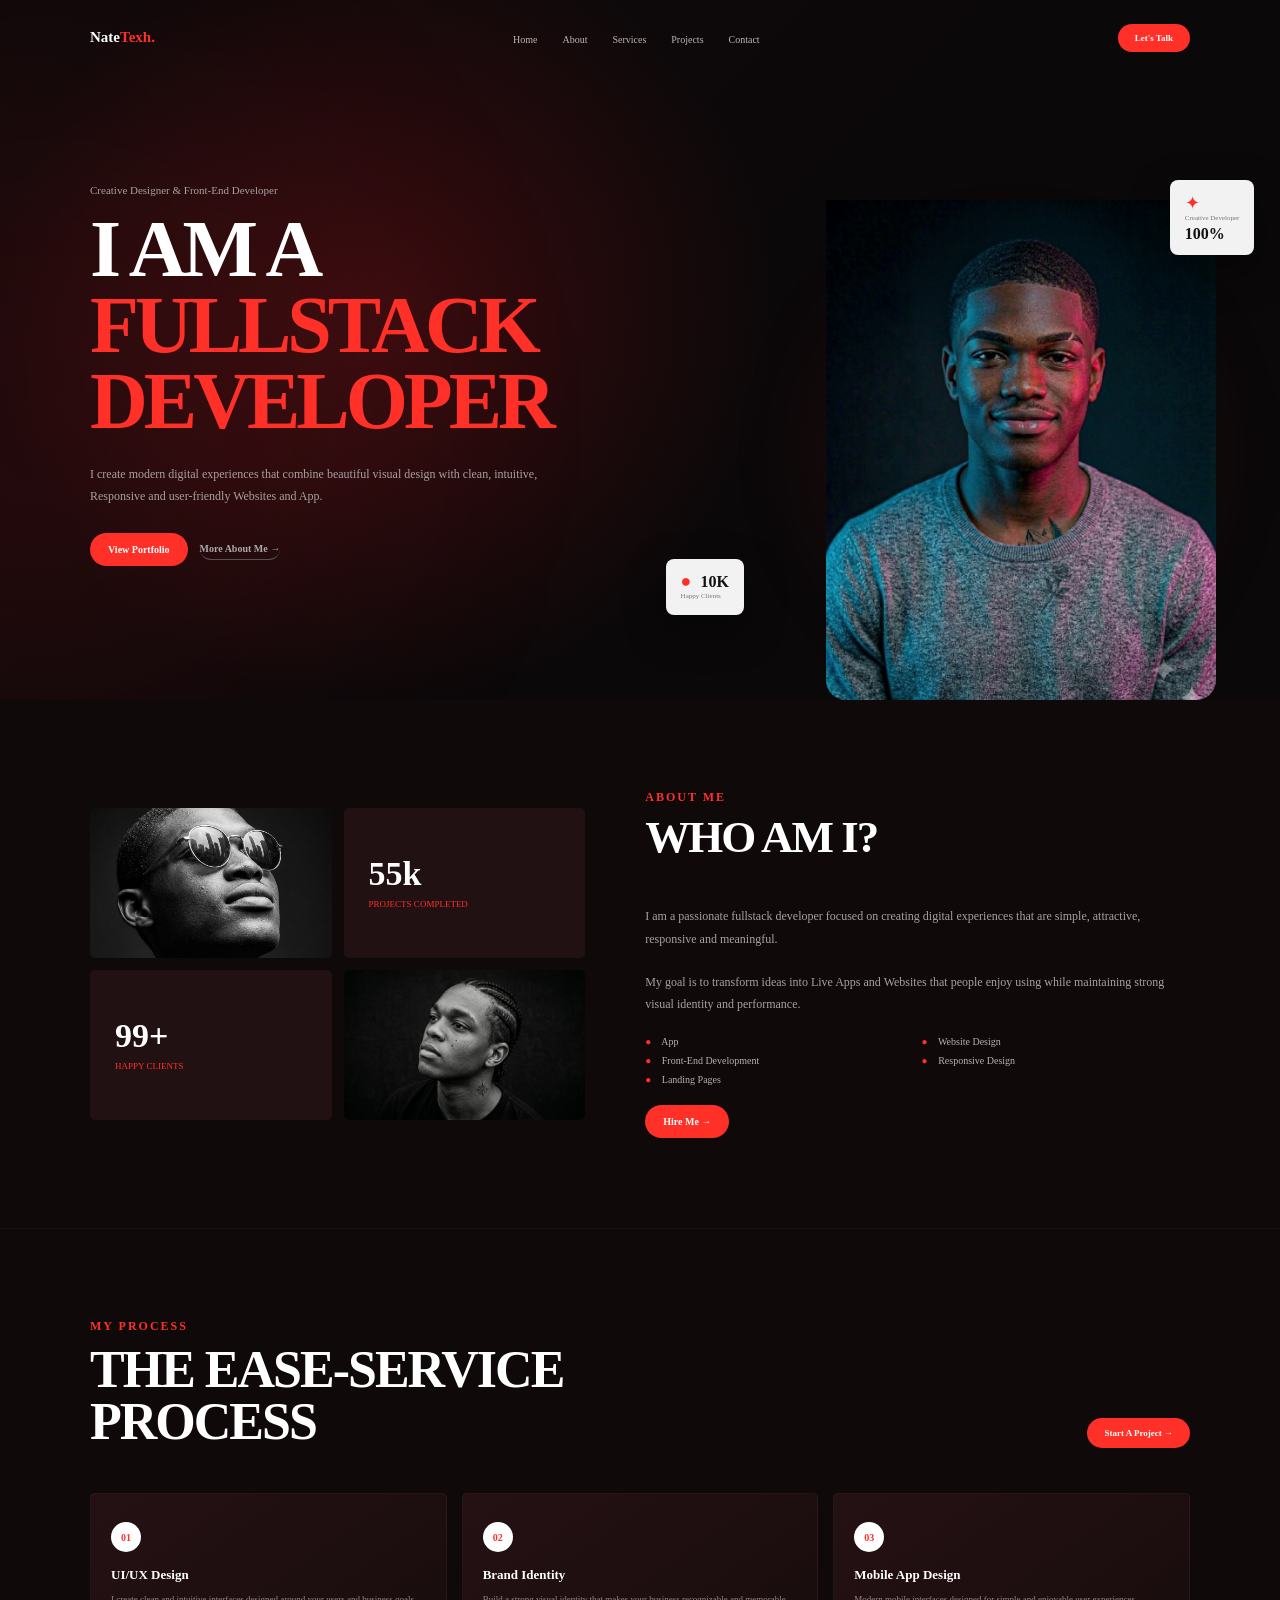
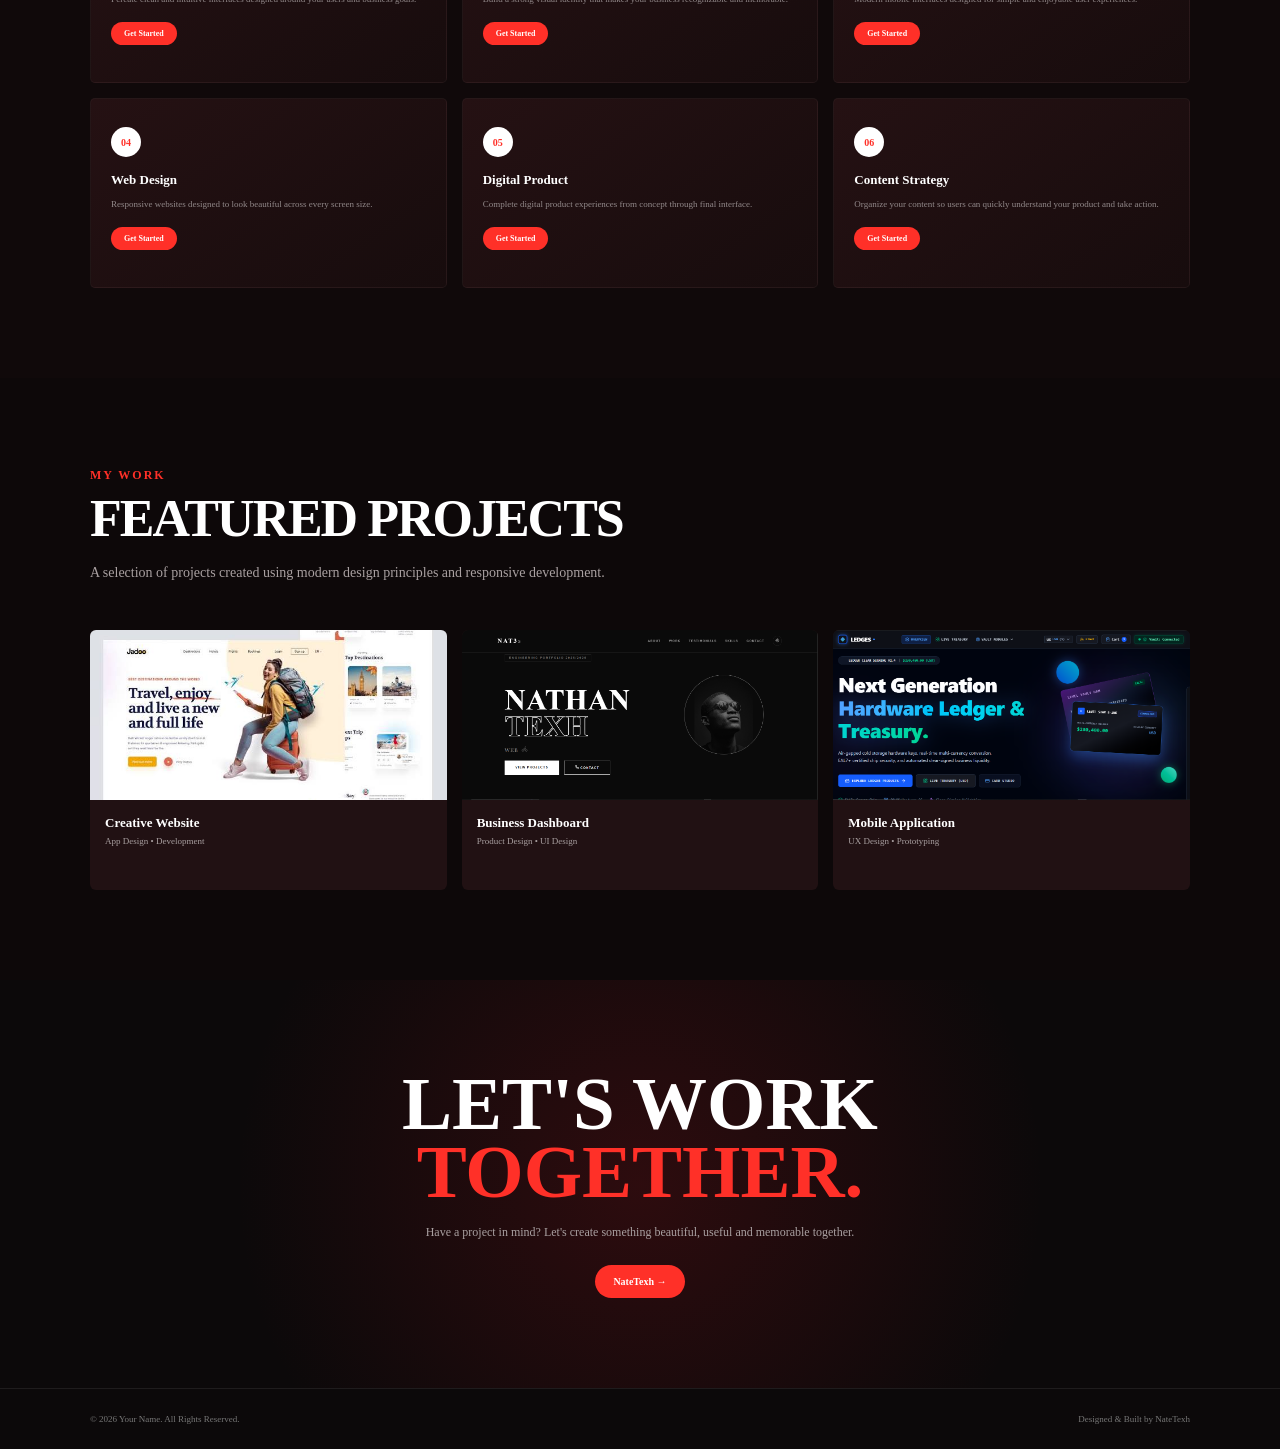
<file: day01/index.html>
<!DOCTYPE html>
<html lang="en">
<head>
  <meta charset="UTF-8">
  <meta name="viewport" content="width=device-width, initial-scale=1.0">

  <title>Portfolio</title>
  <link rel="stylesheet" href="./style.css">
</head>
<body>

  <!-- =========================================================
       HEADER / NAVIGATION
  ========================================================== -->
  <header>
    <div class="container">

      <nav>

        <a href="#" class="logo">
          Nate<span>Texh.</span>
        </a>

        <ul class="nav-links">
          <li><a href="#home">Home</a></li>
          <li><a href="#about">About</a></li>
          <li><a href="#services">Services</a></li>
          <li><a href="#projects">Projects</a></li>
          <li><a href="#contact">Contact</a></li>
        </ul>

        <a href="#contact" class="nav-button">
          Let's Talk
        </a>

      </nav>

    </div>
  </header>


  <!-- =========================================================
       HERO SECTION
  ========================================================== -->
  <section class="hero" id="home">

    <div class="container">

      <div class="hero-content">

        <p class="hero-subtitle">
          Creative Designer & Front-End Developer
        </p>

        <h1>
         I AM A
          <br>
          <span class="typing-text">FullStack Developer</span>
        </h1>

        <p class="hero-description">
          I create modern digital experiences that combine
          beautiful visual design with clean, intuitive, Responsive
          and user-friendly Websites and App.
        </p>

        <div class="hero-buttons">

          <a href="#projects" class="btn btn-red">
            View Portfolio
          </a>

          <a href="#about" class="btn btn-outline">
            More About Me →
          </a>

        </div>

      </div>

    </div>


    <!-- =====================================================
         PROFILE IMAGE

         Replace:
         images/profile.png

         with your own image.
    ====================================================== -->
    <div class="hero-person">

      <img
        src="./Nate4.png"
        alt="Profile picture"
      >

    </div>


    <!-- FLOATING CARD 1 -->
    <div class="floating-card card-top">

      <span class="icon">✦</span>

      <small>
        Creative Developer
      </small>

      <strong>
        100%
      </strong>

    </div>


    <!-- FLOATING CARD 2 -->
    <div class="floating-card card-bottom">

      <span class="icon">●</span>

      <strong>
        10K
      </strong>

      <small>
        Happy Clients
      </small>

    </div>

  </section>


  <!-- =========================================================
       ABOUT SECTION
  ========================================================== -->
  <section class="section about" id="about">

    <div class="container">

      <div class="about-grid">


        <!-- LEFT SIDE -->
        <div class="about-images">

          <!-- Image -->
          <div class="about-image">

            <img
              src="./nathan.jpg"
              alt="Working"
            >

          </div>


          <!-- Number -->
          <div class="stat-box">

            <strong>
              55k
            </strong>

            <span>
              Projects Completed
            </span>

          </div>


          <!-- Number -->
          <div class="stat-box">

            <strong>
              99+
            </strong>

            <span>
              Happy Clients
            </span>

          </div>


          <!-- Image -->
          <div class="about-image">

            <img
              src="./Gemini_Generated_Image_tmciwutmciwutmci.png"
              alt="Design project"
            >

          </div>

        </div>


        <!-- RIGHT SIDE -->
        <div class="about-content">

          <div class="section-title">

            <div class="small-title">
              About Me
            </div>

            <h2>
              WHO AM I?
            </h2>

          </div>


          <p>
            I am a passionate  fullstack
            developer focused on creating digital experiences
            that are simple, attractive, responsive and meaningful.
          </p>

          <p>
            My goal is to transform ideas into Live Apps and Websites
            that people enjoy using while maintaining
            strong visual identity and performance.
          </p>


          <ul class="about-list">

            <li>
              App  
            </li>

            <li>
              Website Design
            </li>

            <li>
              Front-End Development
            </li>

            <li>
              Responsive Design
            </li>


            <li>
              Landing Pages
            </li>

          </ul>


          <a href="#contact" class="btn btn-red">
            Hire Me →
          </a>

        </div>

      </div>

    </div>

  </section>


  <!-- =========================================================
       SERVICES / PROCESS
  ========================================================== -->
  <section class="section process" id="services">

    <div class="container">


      <div class="process-heading">

        <div class="section-title">

          <div class="small-title">
            My Process
          </div>

          <h2>
            THE EASE-SERVICE<br>
            PROCESS
          </h2>

        </div>

        <a href="#contact" class="process-link">
          Start A Project →
        </a>

      </div>


      <!-- PROCESS CARDS -->
      <div class="process-grid">


        <!-- CARD 01 -->
        <article class="process-card">

          <div class="process-number">
            01
          </div>

          <h3>
            UI/UX Design
          </h3>

          <p>
            I create clean and intuitive interfaces
            designed around your users and business goals.
          </p>

          <a href="#contact" class="process-button">
            Get Started
          </a>

        </article>


        <!-- CARD 02 -->
        <article class="process-card">

          <div class="process-number">
            02
          </div>

          <h3>
            Brand Identity
          </h3>

          <p>
            Build a strong visual identity that makes
            your business recognizable and memorable.
          </p>

          <a href="#contact" class="process-button">
            Get Started
          </a>

        </article>


        <!-- CARD 03 -->
        <article class="process-card">

          <div class="process-number">
            03
          </div>

          <h3>
            Mobile App Design
          </h3>

          <p>
            Modern mobile interfaces designed for
            simple and enjoyable user experiences.
          </p>

          <a href="#contact" class="process-button">
            Get Started
          </a>

        </article>


        <!-- CARD 04 -->
        <article class="process-card">

          <div class="process-number">
            04
          </div>

          <h3>
            Web Design
          </h3>

          <p>
            Responsive websites designed to look
            beautiful across every screen size.
          </p>

          <a href="#contact" class="process-button">
            Get Started
          </a>

        </article>


        <!-- CARD 05 -->
        <article class="process-card">

          <div class="process-number">
            05
          </div>

          <h3>
            Digital Product
          </h3>

          <p>
            Complete digital product experiences
            from concept through final interface.
          </p>

          <a href="#contact" class="process-button">
            Get Started
          </a>

        </article>


        <!-- CARD 06 -->
        <article class="process-card">

          <div class="process-number">
            06
          </div>

          <h3>
            Content Strategy
          </h3>

          <p>
            Organize your content so users can quickly
            understand your product and take action.
          </p>

          <a href="#contact" class="process-button">
            Get Started
          </a>

        </article>

      </div>

    </div>

  </section>


  <!-- =========================================================
       PROJECTS
  ========================================================== -->
  <section class="section projects" id="projects">

    <div class="container">

      <div class="section-title">

        <div class="small-title">
          My Work
        </div>

        <h2>
          FEATURED PROJECTS
        </h2>

        <p>
          A selection of projects created using modern
          design principles and responsive development.
        </p>

      </div>


      <div class="project-grid">


        <article class="project-card">

          <div class="project-image">

            <img
              src="./images.jfif"
              alt="Project one"
            >

          </div>

          <div class="project-info">

            <h3>
              Creative Website
            </h3>

            <p>
              App Design • Development
            </p>

          </div>

        </article>


        <article class="project-card">

          <div class="project-image">

            <img
              src="./business.png"
              alt="Project two"
            >

          </div>

          <div class="project-info">

            <h3>
              Business Dashboard
            </h3>

            <p>
              Product Design • UI Design
            </p>

          </div>

        </article>


        <article class="project-card">

          <div class="project-image">

            <img
              src="./businesss.png"
              alt="Project three"
            >

          </div>

          <div class="project-info">

            <h3>
              Mobile Application
            </h3>

            <p>
              UX Design • Prototyping
            </p>

          </div>

        </article>

      </div>

    </div>

  </section>


  <!-- =========================================================
       CONTACT
  ========================================================== -->
  <section class="section contact" id="contact">

    <div class="container">

      <h2>
        LET'S WORK<br>
        <span class="red">TOGETHER.</span>
      </h2>

      <p>
        Have a project in mind? Let's create something
        beautiful, useful and memorable together.
      </p>

      <a
        href="nattyazike@gmail.com"
        class="btn btn-red"
      >
        NateTexh →
      </a>

    </div>

  </section>


  <!-- =========================================================
       FOOTER
  ========================================================== -->
  <footer>

    <div class="container">

      <div class="footer-content">

        <span>
          © 2026 Your Name. All Rights Reserved.
        </span>

        <span>
          Designed & Built by NateTexh
        </span>

      </div>

    </div>

  </footer>

</body>
</html>
</file>
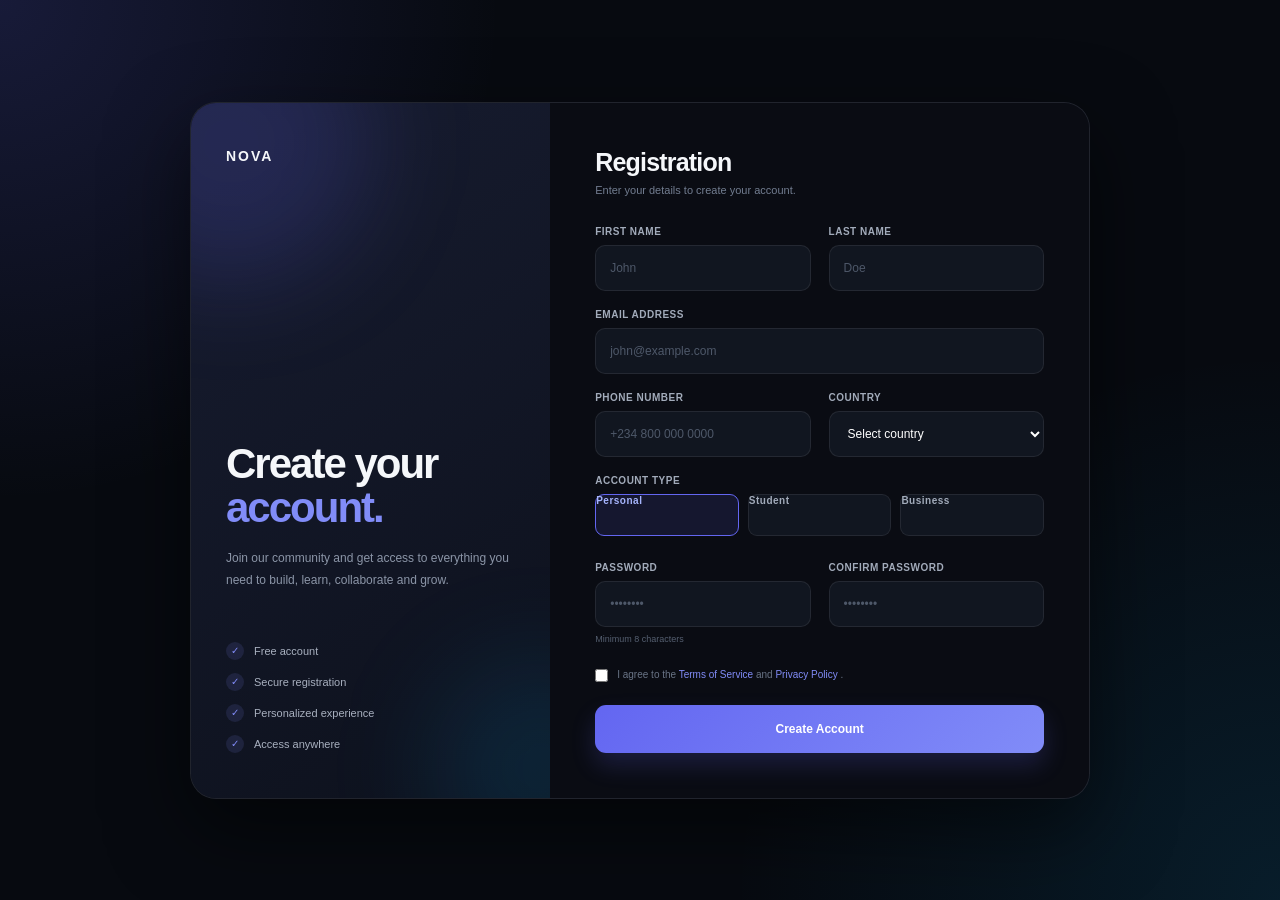
<file: day02/index.html>
<!DOCTYPE html>
<html lang="en">
<head>
  <meta charset="UTF-8">
  <meta name="viewport" content="width=device-width, initial-scale=1.0">
  <title>Registration Form</title>
  <link rel="stylesheet" href="./style.css">

</head>


<body>


  <!-- =====================================================
       REGISTRATION CARD
  ====================================================== -->

  <main class="register-card">


    <!-- =================================================
         LEFT INTRO PANEL
    ================================================== -->

    <section class="intro">

      <div class="brand">
        NOVA
      </div>


      <div class="intro-content">

        <h1>
          Create your
          <span>account.</span>
        </h1>

        <p>
          Join our community and get access to
          everything you need to build, learn,
          collaborate and grow.
        </p>


        <ul class="benefits">

          <li>
            <span class="check">✓</span>
            Free account
          </li>

          <li>
            <span class="check">✓</span>
            Secure registration
          </li>

          <li>
            <span class="check">✓</span>
            Personalized experience
          </li>

          <li>
            <span class="check">✓</span>
            Access anywhere
          </li>

        </ul>

      </div>

    </section>


    <!-- =================================================
         FORM
    ================================================== -->

    <section class="form-area">


      <div class="form-header">

        <h2>
          Registration
        </h2>

        <p>
          Enter your details to create your account.
        </p>

      </div>


      <form>


        <div class="form-grid">


          <!-- FIRST NAME -->

          <div class="field">

            <label for="first-name">
              FIRST NAME
            </label>

            <input
              id="first-name"
              type="text"
              placeholder="John"
            >

          </div>


          <!-- LAST NAME -->

          <div class="field">

            <label for="last-name">
              LAST NAME
            </label>

            <input
              id="last-name"
              type="text"
              placeholder="Doe"
            >

          </div>


          <!-- EMAIL -->

          <div class="field full">

            <label for="email">
              EMAIL ADDRESS
            </label>

            <input
              id="email"
              type="email"
              placeholder="john@example.com"
            >

          </div>


          <!-- PHONE -->

          <div class="field">

            <label for="phone">
              PHONE NUMBER
            </label>

            <input
              id="phone"
              type="tel"
              placeholder="+234 800 000 0000"
            >

          </div>


          <!-- COUNTRY -->

          <div class="field">

            <label for="country">
              COUNTRY
            </label>

            <select id="country">

              <option value="">
                Select country
              </option>

              <option>
                Nigeria
              </option>

              <option>
                Ghana
              </option>

              <option>
                Kenya
              </option>

              <option>
                South Africa
              </option>

              <option>
                United Kingdom
              </option>

              <option>
                United States
              </option>

            </select>

          </div>


          <!-- ACCOUNT TYPE -->

          <div class="field full">

            <label>
              ACCOUNT TYPE
            </label>


            <div class="account-types">

              <input
                type="radio"
                name="account"
                id="personal"
                checked
              >

              <label
                class="account-type"
                for="personal"
              >
                Personal
              </label>


              <input
                type="radio"
                name="account"
                id="student"
              >

              <label
                class="account-type"
                for="student"
              >
                Student
              </label>


              <input
                type="radio"
                name="account"
                id="business"
              >

              <label
                class="account-type"
                for="business"
              >
                Business
              </label>

            </div>

          </div>


          <!-- PASSWORD -->

          <div class="field">

            <label for="password">
              PASSWORD
            </label>

            <input
              id="password"
              type="password"
              placeholder="••••••••"
            >

            <div class="hint">
              Minimum 8 characters
            </div>

          </div>


          <!-- CONFIRM PASSWORD -->

          <div class="field">

            <label for="confirm-password">
              CONFIRM PASSWORD
            </label>

            <input
              id="confirm-password"
              type="password"
              placeholder="••••••••"
            >

          </div>


        </div>


        <!-- TERMS -->

        <label class="terms">

          <input
            type="checkbox"
          >

          <span>
            I agree to the
            <a href="#">
              Terms of Service
            </a>
            and
            <a href="#">
              Privacy Policy
            </a>.
          </span>

        </label>


        <!-- REGISTER -->

        <button
          class="register-button"
          type="submit"
        >
          Create Account
        </button>


    


      </form>

    </section>

  </main>

</body>
</html>
</file>
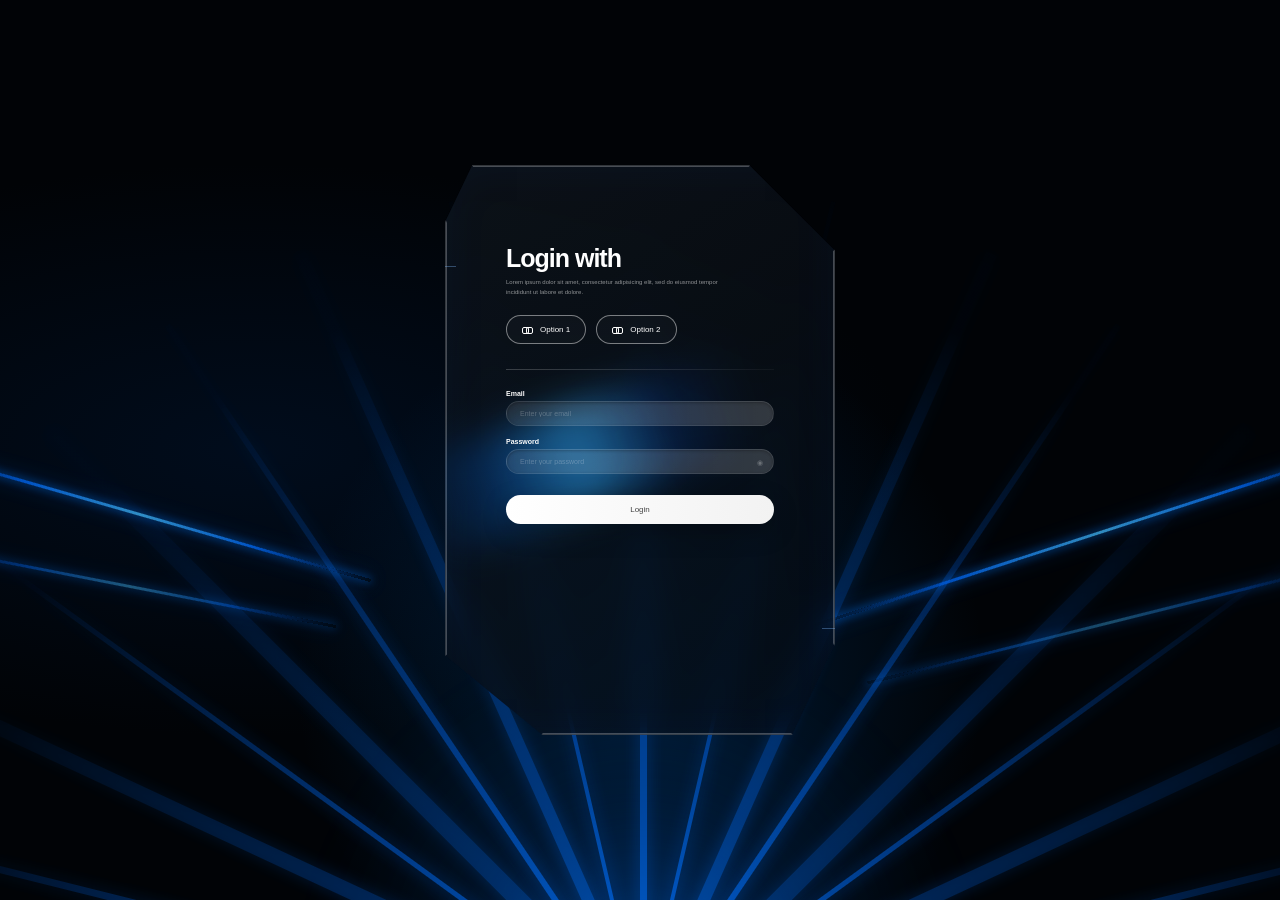
<file: day03/index.html>
<!DOCTYPE html>
<html lang="en">
<head>
  <meta charset="UTF-8">
  <meta name="viewport" content="width=device-width, initial-scale=1.0">
  <title>Futuristic Login</title>
  <link rel="stylesheet" href="./style.css">
  
</head>


<body>

  <main class="scene">


    <!-- =====================================================
         BACKGROUND RAYS
    ====================================================== -->

    <div class="rays">

      <span class="ray"></span>
      <span class="ray"></span>
      <span class="ray"></span>
      <span class="ray"></span>
      <span class="ray"></span>
      <span class="ray"></span>
      <span class="ray"></span>
      <span class="ray"></span>
      <span class="ray"></span>
      <span class="ray"></span>
      <span class="ray"></span>
      <span class="ray"></span>
      <span class="ray"></span>
      <span class="ray"></span>
      <span class="ray"></span>

    </div>


    <!-- =====================================================
         LIGHT STREAKS
    ====================================================== -->

    <span class="streak one"></span>
    <span class="streak two"></span>
    <span class="streak three"></span>
    <span class="streak four"></span>


    <!-- =====================================================
         LOGIN CARD
    ====================================================== -->

    <div class="login-wrapper">

      <div class="login-panel">


        <!-- DECORATIVE CORNERS -->

        <span class="corner one"></span>
        <span class="corner two"></span>


        <div class="login-content">


          <!-- =================================================
               TITLE
          ================================================== -->

          <h1 class="login-title">
            Login with
          </h1>

          <p class="login-description">
            Lorem ipsum dolor sit amet, consectetur adipisicing elit,
            sed do eiusmod tempor incididunt ut labore et dolore.
          </p>


          <!-- =================================================
               OPTIONS
          ================================================== -->

          <div class="options">

            <button class="option">

              <span class="option-icon"></span>

              Option 1

            </button>


            <button class="option">

              <span class="option-icon"></span>

              Option 2

            </button>

          </div>


          <!-- =================================================
               SEPARATOR
          ================================================== -->

          <div class="separator"></div>


          <!-- =================================================
               EMAIL
          ================================================== -->

          <div class="input-group">

            <label for="email">
              Email
            </label>

            <input
              type="email"
              id="email"
              placeholder="Enter your email"
            >

          </div>


          <!-- =================================================
               PASSWORD
          ================================================== -->

          <div class="input-group password-wrapper">

            <label for="password">
              Password
            </label>

            <input
              type="password"
              id="password"
              placeholder="Enter your password"
            >

          </div>


          <!-- =================================================
               LOGIN
          ================================================== -->

          <button class="login-button">
            Login
          </button>


        </div>

      </div>

    </div>

  </main>

</body>
</html>
</file>
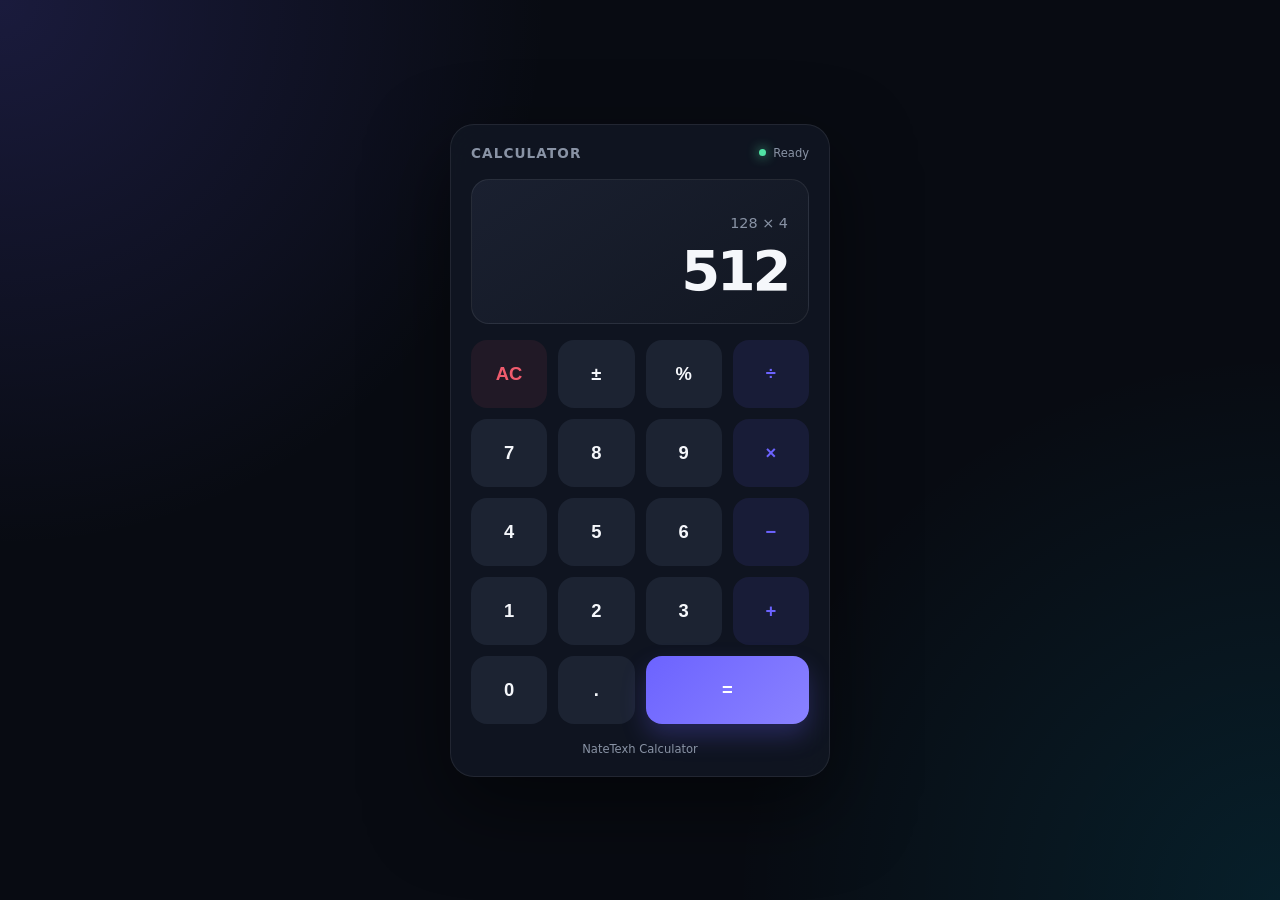
<file: day04/index.html>
<!DOCTYPE html>
<html lang="en">
<head>
  <meta charset="UTF-8">

  <!-- Makes the calculator responsive on phones and tablets -->
  <meta
    name="viewport"
    content="width=device-width, initial-scale=1.0"
  >
  <title>Professional Calculator</title>
  <link rel="stylesheet" href="./style.css">

</head>


<body>


  <!-- =====================================================
       CALCULATOR
       ===================================================== -->

  <main class="calculator">


    <!-- Calculator header -->

    <header class="calculator-header">

      <span class="calculator-title">
        Calculator
      </span>

      <span class="status">

        <span class="status-dot"></span>

        Ready

      </span>

    </header>



    <!-- ===================================================
         DISPLAY
         =================================================== -->

    <section
      class="display"
      aria-label="Calculator display"
    >

      <!-- Previous calculation -->

      <div class="previous-value">
        128 × 4
      </div>


      <!-- Current result -->

      <div class="current-value">
        512
      </div>

    </section>



    <!-- ===================================================
         BUTTONS
         =================================================== -->

    <section
      class="buttons"
      aria-label="Calculator buttons"
    >


      <!-- Row 1 -->

      <button class="key clear">
        AC
      </button>

      <button class="key">
        ±
      </button>

      <button class="key">
        %
      </button>

      <button class="key operator">
        ÷
      </button>


      <!-- Row 2 -->

      <button class="key">
        7
      </button>

      <button class="key">
        8
      </button>

      <button class="key">
        9
      </button>

      <button class="key operator">
        ×
      </button>


      <!-- Row 3 -->

      <button class="key">
        4
      </button>

      <button class="key">
        5
      </button>

      <button class="key">
        6
      </button>

      <button class="key operator">
        −
      </button>


      <!-- Row 4 -->

      <button class="key">
        1
      </button>

      <button class="key">
        2
      </button>

      <button class="key">
        3
      </button>

      <button class="key operator">
        +
      </button>


      <!-- Row 5 -->

      <button class="key">
        0
      </button>

      <button class="key">
        .
      </button>

      <button class="key equals">
        =
      </button>

    </section>



    <!-- ===================================================
         FOOTER
         =================================================== -->

    <footer class="calculator-footer">
        NateTexh Calculator
    </footer>


  </main>

</body>
</html>
</file>
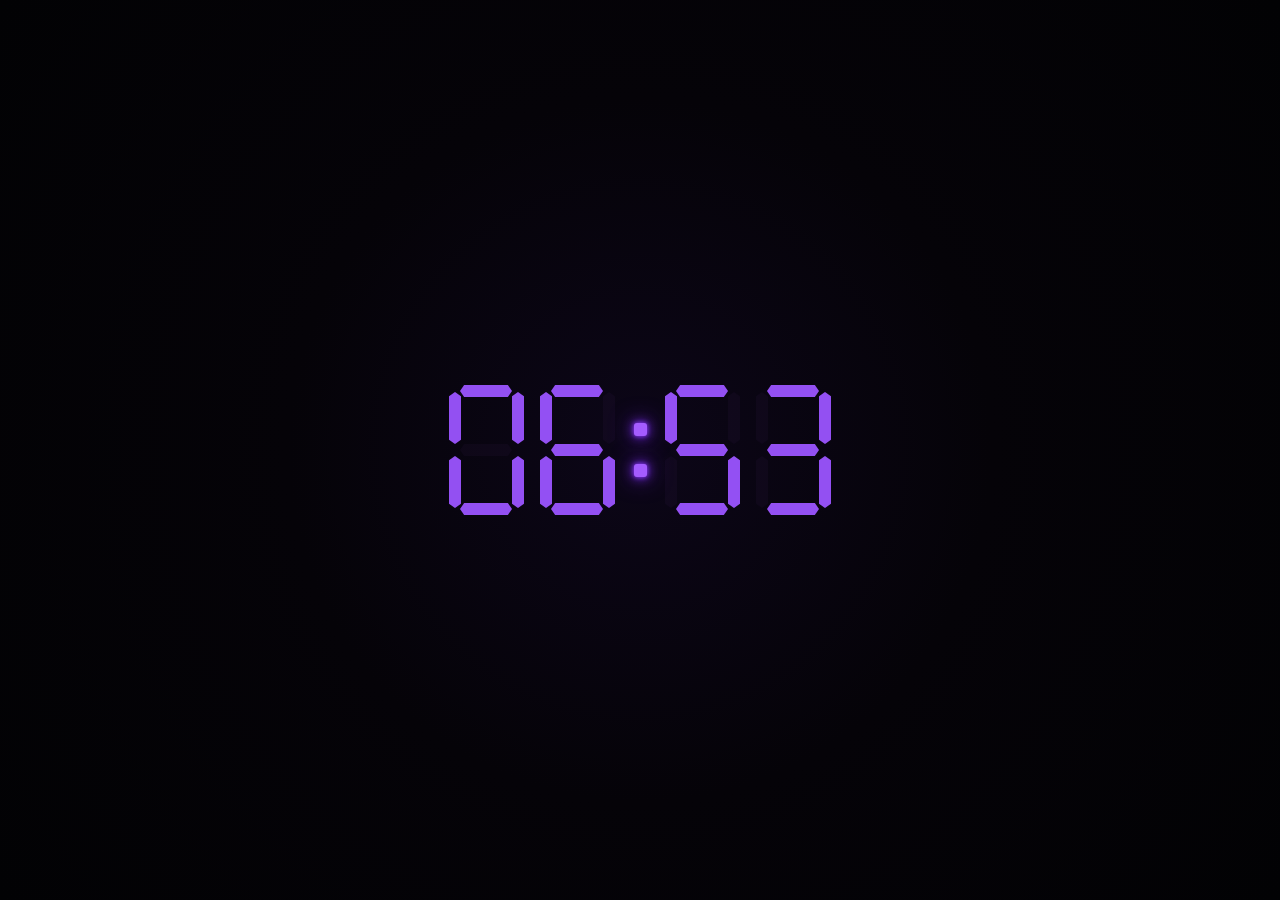
<file: day05/index.html>
<!DOCTYPE html>
<html lang="en">
<head>
  <meta charset="UTF-8">
  <meta name="viewport" content="width=device-width, initial-scale=1.0">
  <title>Digital Clock UI</title>
  <link rel="stylesheet" href="./style.css">

</head>


<body>

  <!-- =====================================================
       DIGITAL CLOCK

       Change the classes below to change the numbers.

       0 = zero
       1 = one
       2 = two
       3 = three
       4 = four
       5 = five
       6 = six
       7 = seven
       8 = eight
       9 = nine
  ====================================================== -->

  <div class="clock">


    <!-- =====================
         0
    ====================== -->

    <div class="digit zero">

      <span class="segment a"></span>
      <span class="segment b"></span>
      <span class="segment c"></span>
      <span class="segment d"></span>
      <span class="segment e"></span>
      <span class="segment f"></span>
      <span class="segment g"></span>

    </div>


    <!-- =====================
         6
    ====================== -->

    <div class="digit six">

      <span class="segment a"></span>
      <span class="segment b"></span>
      <span class="segment c"></span>
      <span class="segment d"></span>
      <span class="segment e"></span>
      <span class="segment f"></span>
      <span class="segment g"></span>

    </div>


    <!-- =====================
         COLON
    ====================== -->

    <div class="colon">

      <span></span>
      <span></span>

    </div>


    <!-- =====================
         5
    ====================== -->

    <div class="digit five">

      <span class="segment a"></span>
      <span class="segment b"></span>
      <span class="segment c"></span>
      <span class="segment d"></span>
      <span class="segment e"></span>
      <span class="segment f"></span>
      <span class="segment g"></span>

    </div>


    <!-- =====================
         3
    ====================== -->

    <div class="digit three">

      <span class="segment a"></span>
      <span class="segment b"></span>
      <span class="segment c"></span>
      <span class="segment d"></span>
      <span class="segment e"></span>
      <span class="segment f"></span>
      <span class="segment g"></span>

    </div>

  </div>

</body>
</html>
</file>
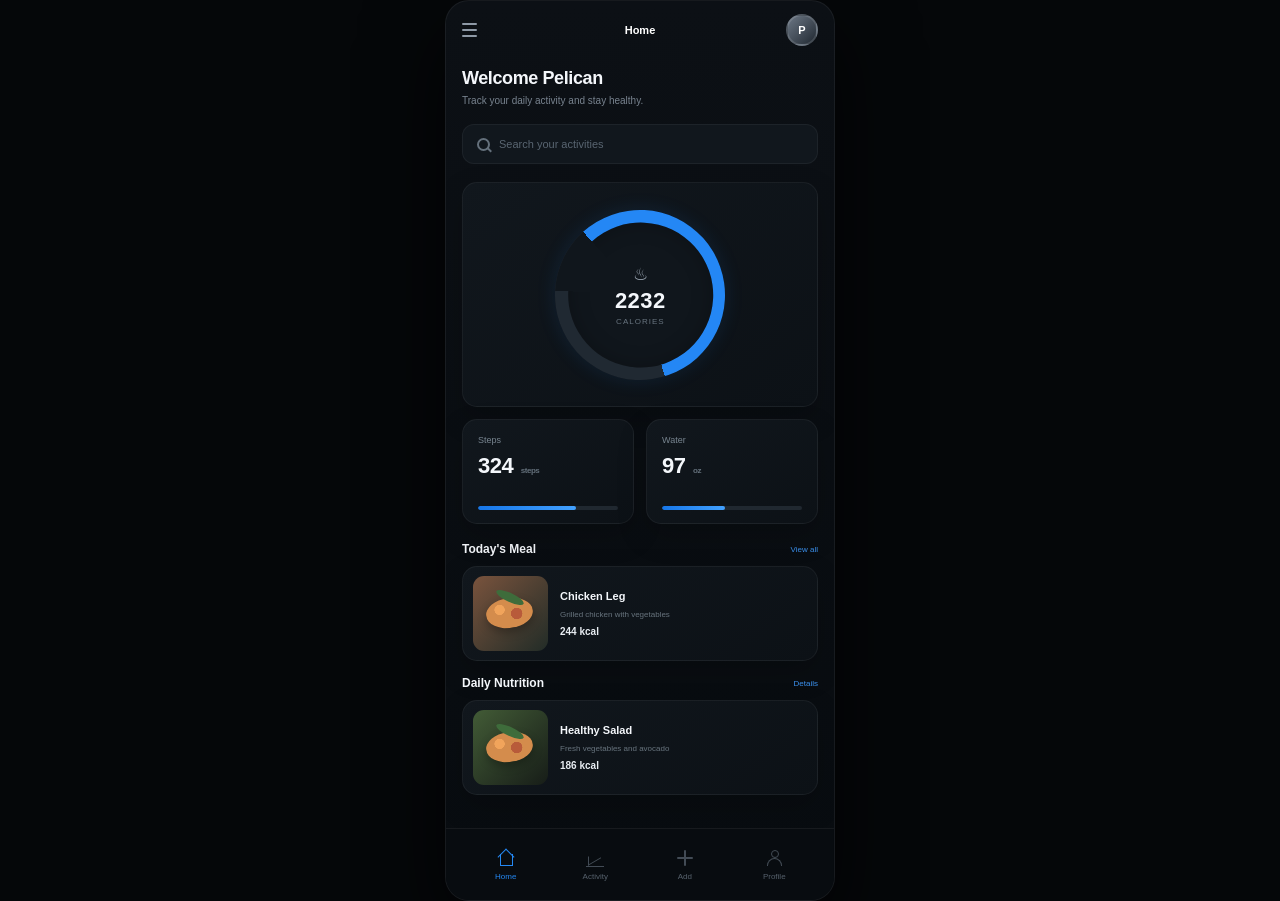
<file: day06/index.html>
<!DOCTYPE html>
<html lang="en">
<head>
  <meta charset="UTF-8">
  <meta name="viewport" content="width=device-width, initial-scale=1.0">
  <title>Counter App</title>
  <link rel="stylesheet" href="./style.css">

</head>


<body>

  <main class="app">


    <!-- =====================================================
         TOP BAR
    ====================================================== -->

    <header class="topbar">

      <div class="menu">

        <span></span>
        <span></span>
        <span></span>

      </div>


      <div class="brand">
        Home
      </div>


      <div class="profile">
        P
      </div>

    </header>


    <!-- =====================================================
         CONTENT
    ====================================================== -->

    <div class="content">


      <!-- WELCOME -->

      <section class="welcome">

        <h1>
          Welcome Pelican
        </h1>

        <p>
          Track your daily activity and stay healthy.
        </p>

      </section>


      <!-- SEARCH -->

      <div class="search">

        <span class="search-icon"></span>

        Search your activities

      </div>


      <!-- ===================================================
           ACTIVITY
      ==================================================== -->

      <section class="card activity-card">

        <div class="progress">

          <div class="progress-content">

            <div class="fire">
              ♨
            </div>

            <div class="calories">
              2232
            </div>

            <div class="calories-label">
              Calories
            </div>

          </div>

        </div>

      </section>


      <!-- ===================================================
           STATISTICS
      ==================================================== -->

      <section class="stats">


        <div class="card stat-card">

          <div class="stat-title">
            Steps
          </div>

          <div class="stat-value">
            324
            <span class="stat-unit">
              steps
            </span>
          </div>

          <div class="stat-line">
            <span></span>
          </div>

        </div>


        <div class="card stat-card">

          <div class="stat-title">
            Water
          </div>

          <div class="stat-value">
            97
            <span class="stat-unit">
              oz
            </span>
          </div>

          <div class="stat-line">
            <span></span>
          </div>

        </div>

      </section>


      <!-- ===================================================
           TODAY'S MEAL
      ==================================================== -->

      <div class="section-header">

        <h2>
          Today's Meal
        </h2>

        <a href="#">
          View all
        </a>

      </div>


      <section class="card meal-card">


        <div class="meal-image"></div>


        <div class="meal-info">

          <h3>
            Chicken Leg
          </h3>

          <p>
            Grilled chicken with vegetables
          </p>

          <div class="meal-calories">
            244 kcal
          </div>

        </div>

      </section>


      <!-- SECOND MEAL -->

      <div class="section-header">

        <h2>
          Daily Nutrition
        </h2>

        <a href="#">
          Details
        </a>

      </div>


      <section class="card meal-card">

        <div
          class="meal-image"
          style="
            background:
            linear-gradient(
              135deg,
              #425b36,
              #171d18
            );
          "
        ></div>

        <div class="meal-info">

          <h3>
            Healthy Salad
          </h3>

          <p>
            Fresh vegetables and avocado
          </p>

          <div class="meal-calories">
            186 kcal
          </div>

        </div>

      </section>


    </div>


    <!-- =====================================================
         BOTTOM NAVIGATION
    ====================================================== -->

    <nav class="bottom-nav">


      <a href="#" class="nav-item active">

        <span class="nav-icon home-icon"></span>

        Home

      </a>


      <a href="#" class="nav-item">

        <span class="nav-icon graph-icon"></span>

        Activity

      </a>


      <a href="#" class="nav-item">

        <span class="nav-icon plus-icon"></span>

        Add

      </a>


      <a href="#" class="nav-item">

        <span class="nav-icon user-icon"></span>

        Profile

      </a>


    </nav>

  </main>

</body>
</html>
</file>
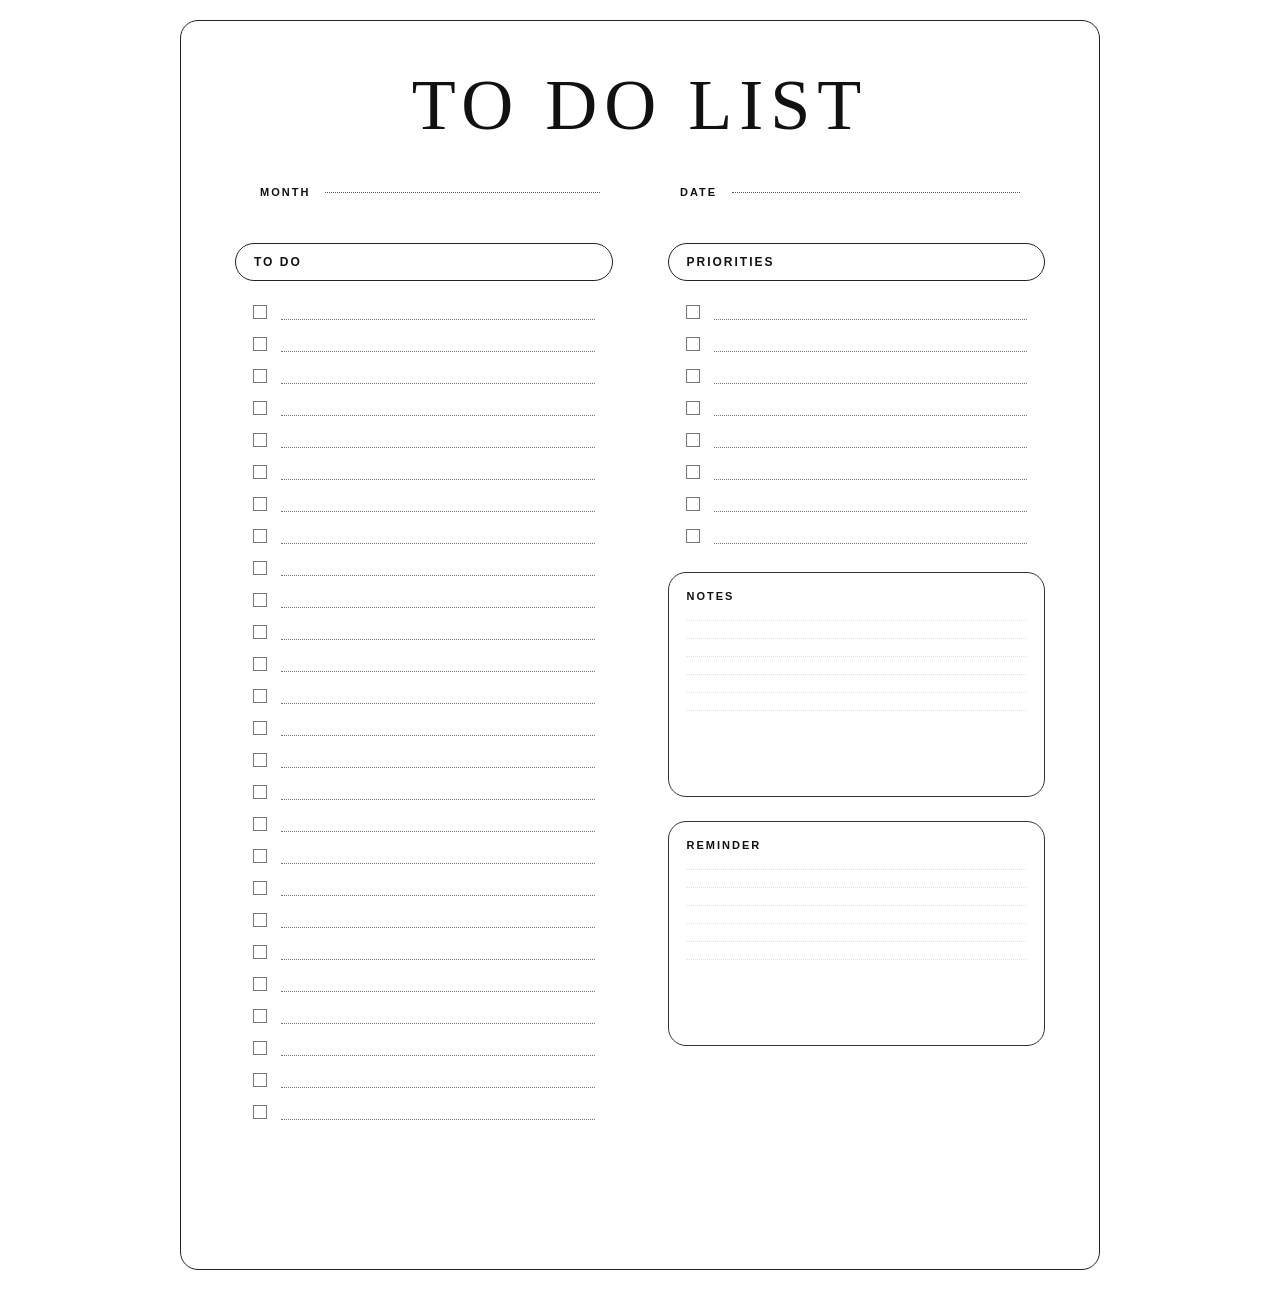
<file: day07/index.html>
<!DOCTYPE html>
<html lang="en">
<head>
  <meta charset="UTF-8">
  <meta name="viewport" content="width=device-width, initial-scale=1.0">
  <title>To Do List</title>
  <link rel="stylesheet" href="./style.css">

</head>


<body>


  <!-- =====================================================
       TODO PAPER
  ====================================================== -->

  <main class="todo-paper">


    <!-- ===================================================
         TITLE
    ==================================================== -->

    <h1 class="title">
      TO DO LIST
    </h1>


    <!-- ===================================================
         MONTH / DATE
    ==================================================== -->

    <section class="details">

      <div class="detail">

        <label>
          MONTH
        </label>

        <div class="detail-line"></div>

      </div>


      <div class="detail">

        <label>
          DATE
        </label>

        <div class="detail-line"></div>

      </div>

    </section>


    <!-- ===================================================
         MAIN CONTENT
    ==================================================== -->

    <div class="main-grid">


      <!-- =================================================
           LEFT COLUMN
      ================================================== -->

      <section class="left-column">

        <div class="section-title">
          TO DO
        </div>


        <div class="checklist">


          <label class="task">
            <input type="checkbox">
            <span class="task-line"></span>
          </label>

          <label class="task">
            <input type="checkbox">
            <span class="task-line"></span>
          </label>

          <label class="task">
            <input type="checkbox">
            <span class="task-line"></span>
          </label>

          <label class="task">
            <input type="checkbox">
            <span class="task-line"></span>
          </label>

          <label class="task">
            <input type="checkbox">
            <span class="task-line"></span>
          </label>

          <label class="task">
            <input type="checkbox">
            <span class="task-line"></span>
          </label>

          <label class="task">
            <input type="checkbox">
            <span class="task-line"></span>
          </label>

          <label class="task">
            <input type="checkbox">
            <span class="task-line"></span>
          </label>

          <label class="task">
            <input type="checkbox">
            <span class="task-line"></span>
          </label>

          <label class="task">
            <input type="checkbox">
            <span class="task-line"></span>
          </label>

          <label class="task">
            <input type="checkbox">
            <span class="task-line"></span>
          </label>

          <label class="task">
            <input type="checkbox">
            <span class="task-line"></span>
          </label>

          <label class="task">
            <input type="checkbox">
            <span class="task-line"></span>
          </label>

          <label class="task">
            <input type="checkbox">
            <span class="task-line"></span>
          </label>

          <label class="task">
            <input type="checkbox">
            <span class="task-line"></span>
          </label>

          <label class="task">
            <input type="checkbox">
            <span class="task-line"></span>
          </label>

          <label class="task">
            <input type="checkbox">
            <span class="task-line"></span>
          </label>

          <label class="task">
            <input type="checkbox">
            <span class="task-line"></span>
          </label>

          <label class="task">
            <input type="checkbox">
            <span class="task-line"></span>
          </label>

          <label class="task">
            <input type="checkbox">
            <span class="task-line"></span>
          </label>

          <label class="task">
            <input type="checkbox">
            <span class="task-line"></span>
          </label>

          <label class="task">
            <input type="checkbox">
            <span class="task-line"></span>
          </label>

          <label class="task">
            <input type="checkbox">
            <span class="task-line"></span>
          </label>

          <label class="task">
            <input type="checkbox">
            <span class="task-line"></span>
          </label>

          <label class="task">
            <input type="checkbox">
            <span class="task-line"></span>
          </label>

          <label class="task">
            <input type="checkbox">
            <span class="task-line"></span>
          </label>

        </div>

      </section>


      <!-- =================================================
           RIGHT COLUMN
      ================================================== -->

      <section class="right-column">


        <!-- PRIORITIES -->

        <div>

          <div class="section-title">
            PRIORITIES
          </div>


          <div class="checklist priority-list">

            <label class="task">
              <input type="checkbox">
              <span class="task-line"></span>
            </label>

            <label class="task">
              <input type="checkbox">
              <span class="task-line"></span>
            </label>

            <label class="task">
              <input type="checkbox">
              <span class="task-line"></span>
            </label>

            <label class="task">
              <input type="checkbox">
              <span class="task-line"></span>
            </label>

            <label class="task">
              <input type="checkbox">
              <span class="task-line"></span>
            </label>

            <label class="task">
              <input type="checkbox">
              <span class="task-line"></span>
            </label>

            <label class="task">
              <input type="checkbox">
              <span class="task-line"></span>
            </label>

            <label class="task">
              <input type="checkbox">
              <span class="task-line"></span>
            </label>

          </div>

        </div>


        <!-- NOTES -->

        <div class="writing-box">

          <h3>
            NOTES
          </h3>

          <div class="writing-lines">

            <span></span>
            <span></span>
            <span></span>
            <span></span>
            <span></span>
            <span></span>

          </div>

        </div>


        <!-- REMINDER -->

        <div class="writing-box reminder">

          <h3>
            REMINDER
          </h3>

          <div class="writing-lines">

            <span></span>
            <span></span>
            <span></span>
            <span></span>
            <span></span>
            <span></span>

          </div>

        </div>


      </section>

    </div>

  </main>

</body>
</html>
</file>
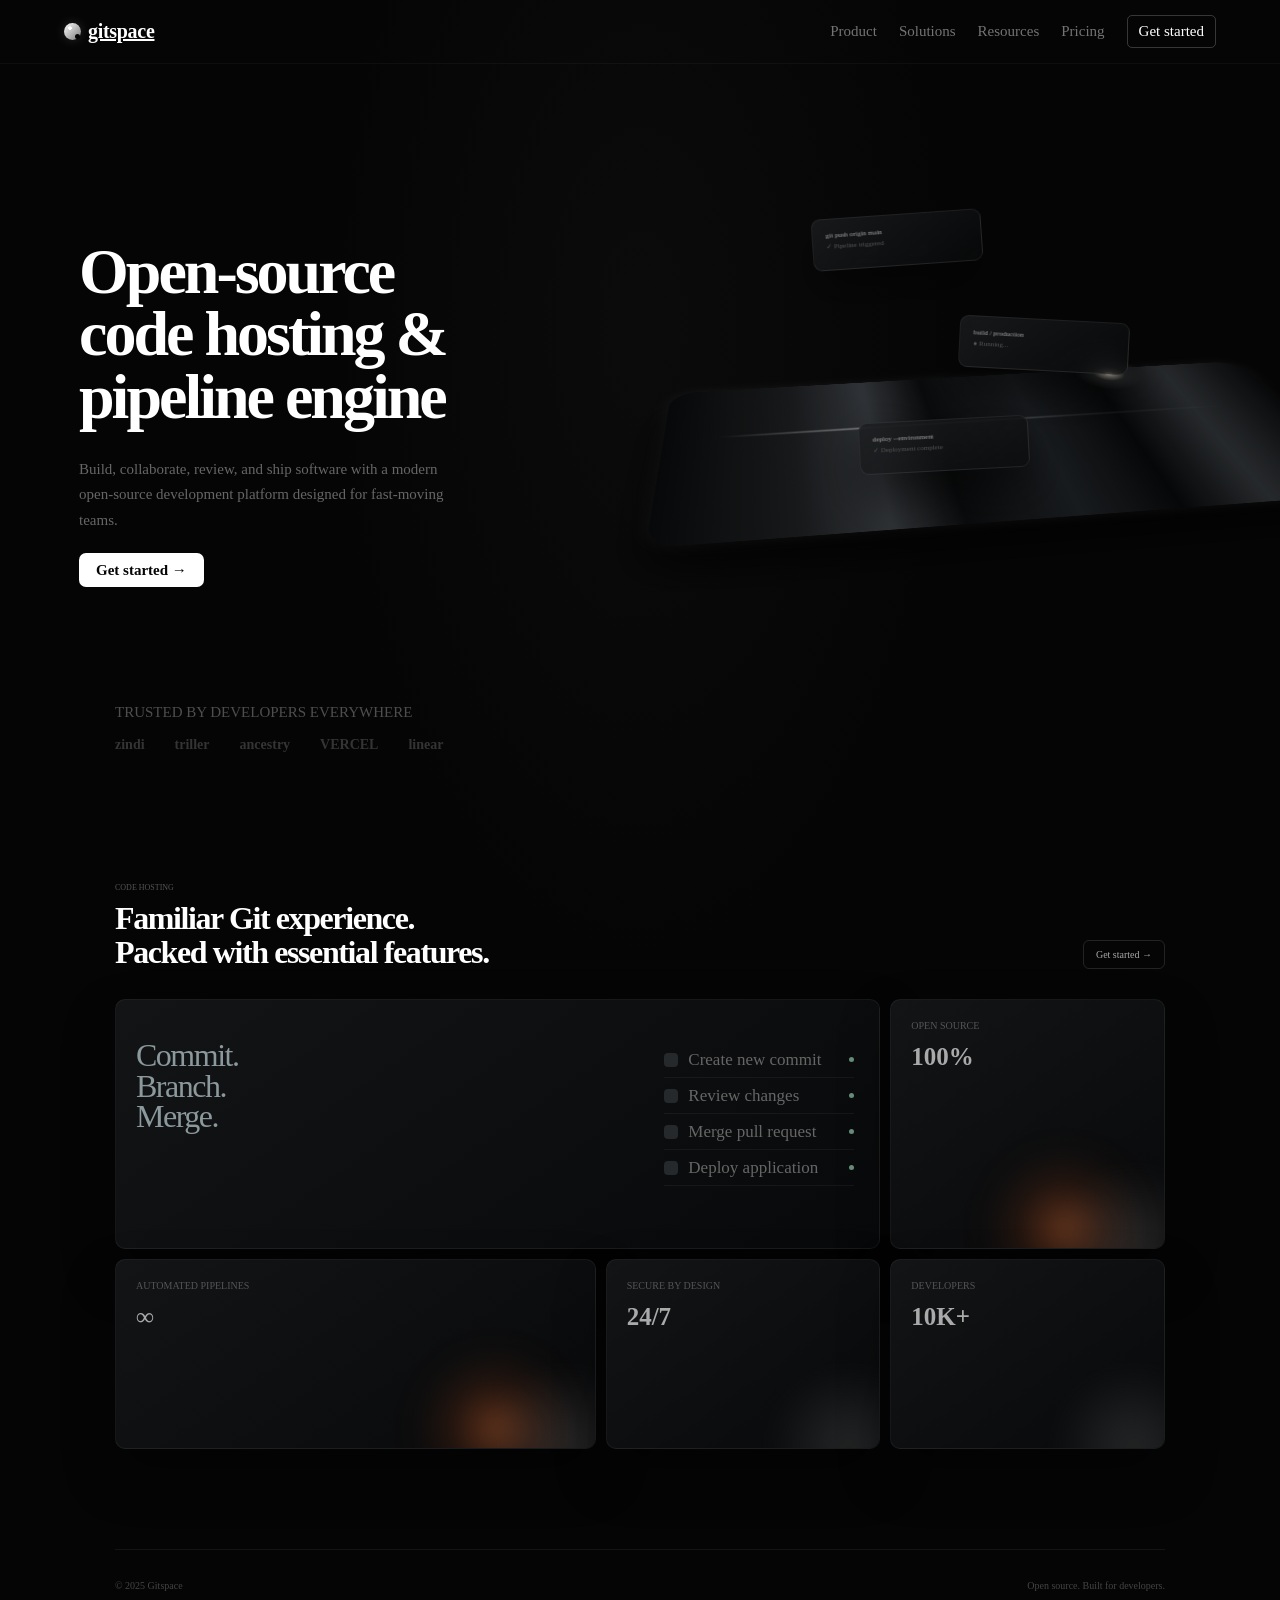
<file: day08/index.html>
<!DOCTYPE html>
<html lang="en">
<head>
  <meta charset="UTF-8">
  <meta name="viewport" content="width=device-width, initial-scale=1.0">
  <title>Landing page</title>
  <link rel="stylesheet" href="./style.css">


</head>


<body>

  <div class="page">


    <!-- =====================================================
         HEADER
    ====================================================== -->

    <header>

      <a href="#" class="logo">

        <span class="logo-mark"></span>

        gitspace

      </a>


      <nav class="nav">

        <a href="#">Product</a>

        <a href="#">Solutions</a>

        <a href="#">Resources</a>

        <a href="#">Pricing</a>

        <a href="#" class="signup">
          Get started
        </a>

      </nav>

    </header>


    <!-- =====================================================
         HERO
    ====================================================== -->

    <section class="hero">


      <!-- HERO COPY -->

      <div class="hero-copy">

        <h1>
          Open-source<br>
          code hosting &<br>
          pipeline engine
        </h1>

        <p>
          Build, collaborate, review, and ship software
          with a modern open-source development platform
          designed for fast-moving teams.
        </p>

        <a href="#" class="primary-button">
          Get started →
        </a>

      </div>


      <!-- HERO VISUAL -->

      <div class="hero-visual">


        <!-- Abstract metallic object -->

        <div class="metal-object"></div>


        <!-- Floating code panels -->

        <div class="code-float code-one">

          <span>git push origin main</span><br>

          ✓ Pipeline triggered

        </div>


        <div class="code-float code-two">

          <span>build / production</span><br>

          ● Running...

        </div>


        <div class="code-float code-three">

          <span>deploy --environment</span><br>

          ✓ Deployment complete

        </div>

      </div>

    </section>


    <!-- =====================================================
         PARTNERS
    ====================================================== -->

    <section class="partners">

      <div class="partners-label">
        TRUSTED BY DEVELOPERS EVERYWHERE
      </div>

      <div class="partner-list">

        <span>zindi</span>
        <span>triller</span>
        <span>ancestry</span>
        <span>VERCEL</span>
        <span>linear</span>

      </div>

    </section>


    <!-- =====================================================
         FEATURES
    ====================================================== -->

    <section class="features">


      <div class="feature-header">

        <div>

          <div class="eyebrow">
            CODE HOSTING
          </div>

          <h2>
            Familiar Git experience.<br>
            Packed with essential features.
          </h2>

        </div>


        <a href="#" class="small-button">
          Get started →
        </a>

      </div>


      <!-- FEATURE GRID -->

      <div class="feature-grid">


        <!-- =================================================
             MAIN COMMIT CARD
        ================================================== -->

        <article class="feature-card large commit-card">

          <div class="commit-title">

            Commit.<br>
            Branch.<br>
            Merge.

          </div>


          <div class="commit-list">


            <div class="commit-item">

              <span class="commit-icon"></span>

              Create new commit

              <span class="commit-dot"></span>

            </div>


            <div class="commit-item">

              <span class="commit-icon"></span>

              Review changes

              <span class="commit-dot"></span>

            </div>


            <div class="commit-item">

              <span class="commit-icon"></span>

              Merge pull request

              <span class="commit-dot"></span>

            </div>


            <div class="commit-item">

              <span class="commit-icon"></span>

              Deploy application

              <span class="commit-dot"></span>

            </div>


          </div>

        </article>


        <!-- =================================================
             CARD 2
        ================================================== -->

        <article class="feature-card mini-card">

          <div class="mini-label">
            OPEN SOURCE
          </div>

          <div class="mini-value">
            100%
          </div>

          <div class="light"></div>

        </article>


        <!-- =================================================
             CARD 3
        ================================================== -->

        <article class="feature-card mini-card">

          <div class="mini-label">
            AUTOMATED PIPELINES
          </div>

          <div class="mini-value">
            ∞
          </div>

          <div class="light"></div>

        </article>


        <!-- =================================================
             CARD 4
        ================================================== -->

        <article class="feature-card mini-card">

          <div class="mini-label">
            SECURE BY DESIGN
          </div>

          <div class="mini-value">
            24/7
          </div>

        </article>


        <!-- =================================================
             CARD 5
        ================================================== -->

        <article class="feature-card mini-card">

          <div class="mini-label">
            DEVELOPERS
          </div>

          <div class="mini-value">
            10K+
          </div>

        </article>


      </div>

    </section>


    <!-- =====================================================
         FOOTER
    ====================================================== -->

    <footer>

      <span>
        © 2025 Gitspace
      </span>

      <span>
        Open source. Built for developers.
      </span>

    </footer>


  </div>

</body>
</html>
</file>
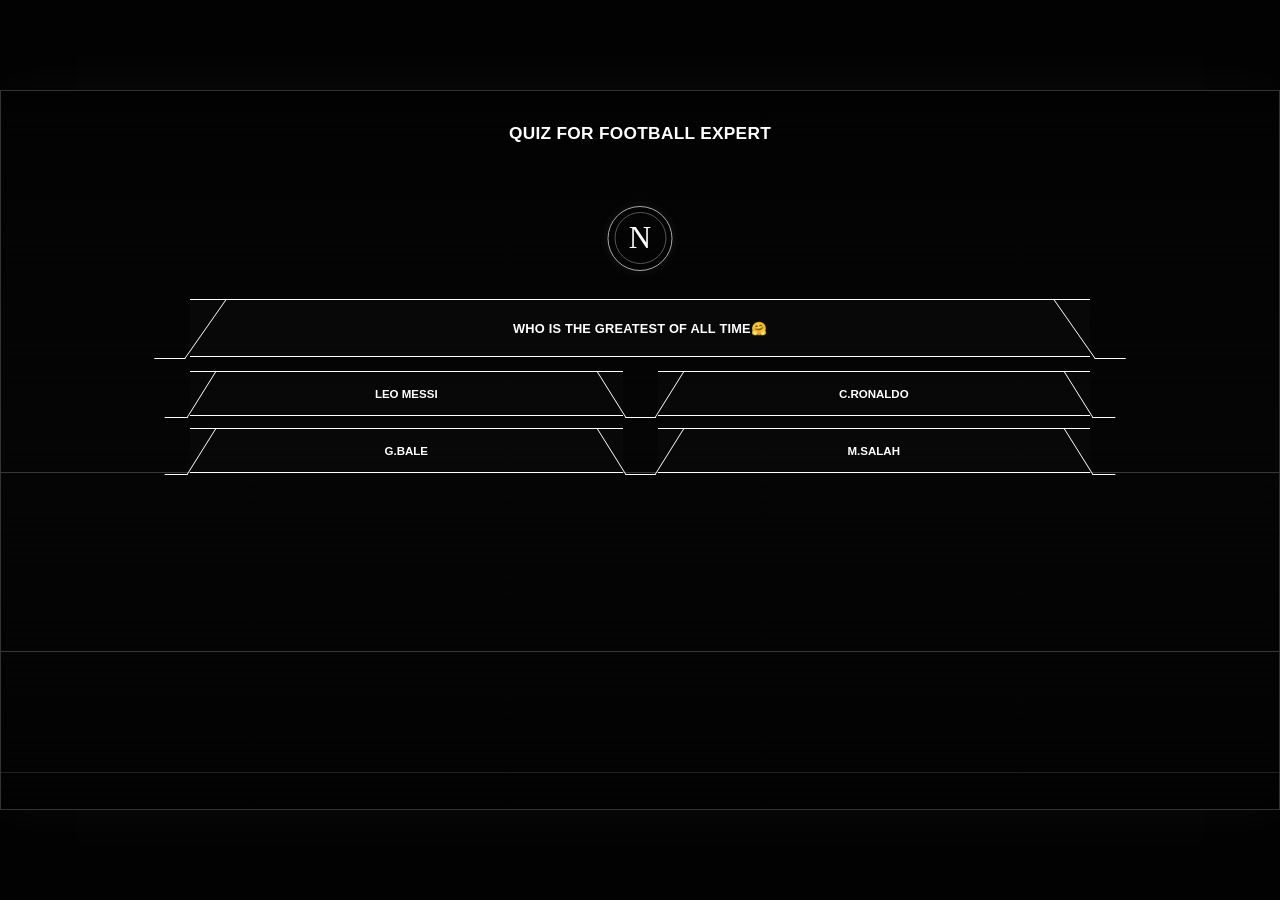
<file: day09/index.html>
<!DOCTYPE html>
<html lang="en">
<head>
  <meta charset="UTF-8">
  <meta name="viewport" content="width=device-width, initial-scale=1.0">
  <title>PowerPoint Quiz</title>
  <link rel="stylesheet" href="./style.css">

</head>
<body>


  <!-- =====================================================
       PRESENTATION SLIDE
  ====================================================== -->

  <main class="slide">


    <!-- Title -->

    <h1 class="title">
      QUIZ FOR FOOTBALL EXPERT
    </h1>


    <!-- Logo -->

    <div class="logo">
      <span>N</span>
    </div>


    <!-- Decorative lines -->

    <div class="line one"></div>
    <div class="line two"></div>


    <!-- =================================================
         QUIZ
    ================================================== -->

    <section class="quiz">


      <!-- Question -->

      <div class="question">
        WHO IS THE GREATEST OF ALL TIME🤗
      </div>


      <!-- Answers -->

      <div class="answers">


        <div class="answer">
          LEO MESSI
        </div>


        <div class="answer">
          C.RONALDO
        </div>


        <div class="answer">
          G.BALE
        </div>


        <div class="answer">
          M.SALAH
        </div>


      </div>

    </section>


    <!-- Bottom decoration -->

    <div class="bottom-line"></div>


  </main>

</body>
</html>
</file>
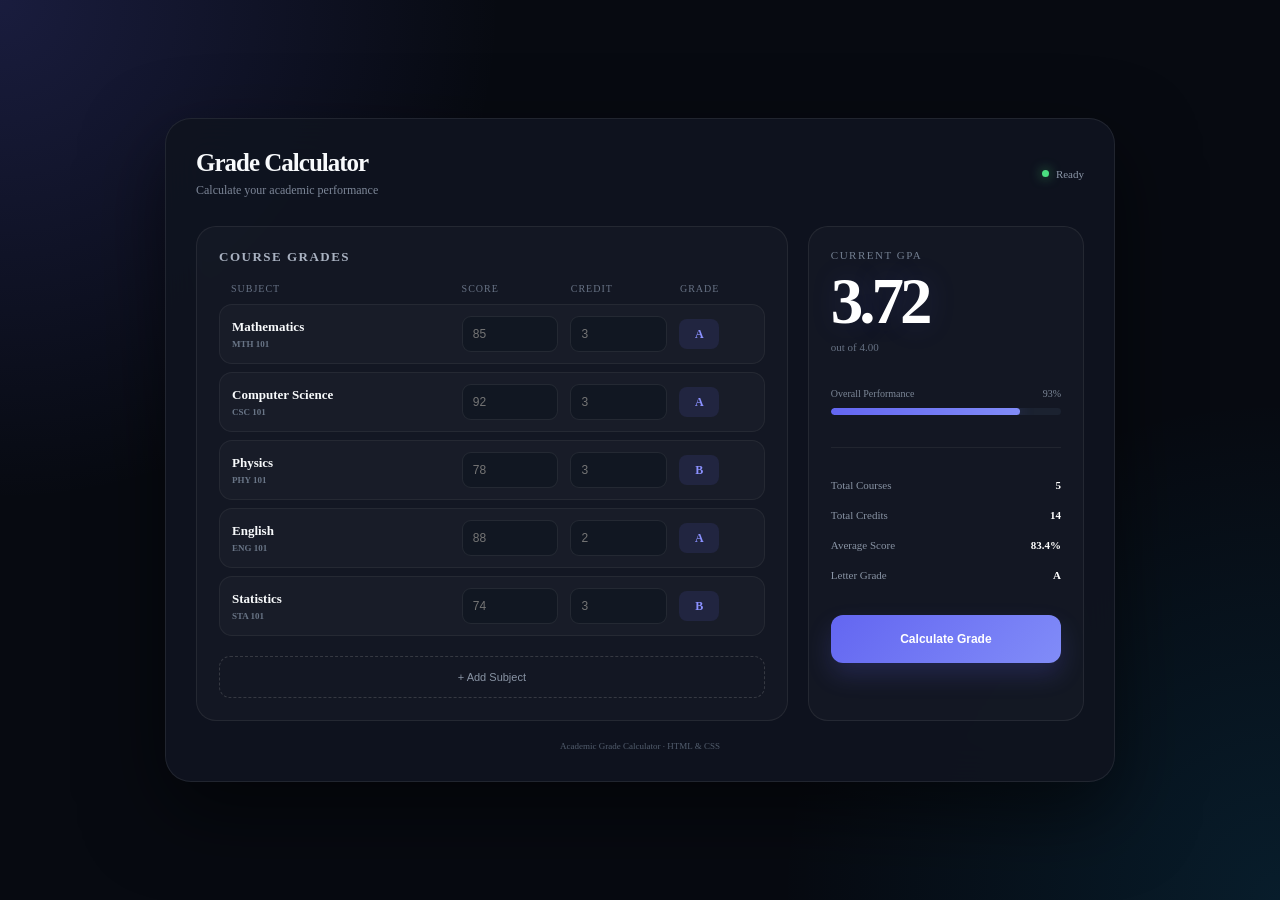
<file: day10/index.html>
<!DOCTYPE html>
<html lang="en">
<head>
  <meta charset="UTF-8">
  <meta name="viewport" content="width=device-width, initial-scale=1.0">
  <title>Grade Calculator</title>
  <link rel="stylesheet" href="./style.css">

</head>


<body>


  <!-- =====================================================
       MAIN CONTAINER
  ====================================================== -->

  <main class="container">


    <!-- HEADER -->

    <header class="header">

      <div>

        <h1>
          Grade Calculator
        </h1>

        <p>
          Calculate your academic performance
        </p>

      </div>


      <div class="status">

        <span class="status-dot"></span>

        Ready

      </div>

    </header>


    <!-- =================================================
         CONTENT
    ================================================== -->

    <div class="content">


      <!-- =================================================
           SUBJECTS
      ================================================== -->

      <section class="card">

        <div class="card-title">
          Course Grades
        </div>


        <!-- TABLE HEADER -->

        <div class="table-header">

          <span>Subject</span>

          <span>Score</span>

          <span>Credit</span>

          <span>Grade</span>

        </div>


        <!-- SUBJECT 1 -->

        <div class="subject">

          <div class="subject-name">

            Mathematics

            <span class="subject-code">
              MTH 101
            </span>

          </div>

          <input
            type="number"
            placeholder="85"
          >

          <input
            type="number"
            placeholder="3"
          >

          <div class="grade">
            A
          </div>

        </div>


        <!-- SUBJECT 2 -->

        <div class="subject">

          <div class="subject-name">

            Computer Science

            <span class="subject-code">
              CSC 101
            </span>

          </div>

          <input
            type="number"
            placeholder="92"
          >

          <input
            type="number"
            placeholder="3"
          >

          <div class="grade">
            A
          </div>

        </div>


        <!-- SUBJECT 3 -->

        <div class="subject">

          <div class="subject-name">

            Physics

            <span class="subject-code">
              PHY 101
            </span>

          </div>

          <input
            type="number"
            placeholder="78"
          >

          <input
            type="number"
            placeholder="3"
          >

          <div class="grade">
            B
          </div>

        </div>


        <!-- SUBJECT 4 -->

        <div class="subject">

          <div class="subject-name">

            English

            <span class="subject-code">
              ENG 101
            </span>

          </div>

          <input
            type="number"
            placeholder="88"
          >

          <input
            type="number"
            placeholder="2"
          >

          <div class="grade">
            A
          </div>

        </div>


        <!-- SUBJECT 5 -->

        <div class="subject">

          <div class="subject-name">

            Statistics

            <span class="subject-code">
              STA 101
            </span>

          </div>

          <input
            type="number"
            placeholder="74"
          >

          <input
            type="number"
            placeholder="3"
          >

          <div class="grade">
            B
          </div>

        </div>


        <!-- ADD SUBJECT -->

        <button
          class="add-button"
          type="button"
        >
          + Add Subject
        </button>

      </section>


      <!-- =================================================
           GPA SUMMARY
      ================================================== -->

      <aside class="card gpa-card">

        <div class="gpa-label">
          Current GPA
        </div>

        <div class="gpa">
          3.72
        </div>

        <div class="out-of">
          out of 4.00
        </div>


        <!-- PROGRESS -->

        <div class="progress-section">

          <div class="progress-header">

            <span>
              Overall Performance
            </span>

            <span>
              93%
            </span>

          </div>


          <div class="progress">

            <div class="progress-bar"></div>

          </div>

        </div>


        <!-- SUMMARY -->

        <div class="summary">

          <div class="summary-row">

            <span>
              Total Courses
            </span>

            <strong>
              5
            </strong>

          </div>


          <div class="summary-row">

            <span>
              Total Credits
            </span>

            <strong>
              14
            </strong>

          </div>


          <div class="summary-row">

            <span>
              Average Score
            </span>

            <strong>
              83.4%
            </strong>

          </div>


          <div class="summary-row">

            <span>
              Letter Grade
            </span>

            <strong>
              A
            </strong>

          </div>

        </div>


        <!-- CALCULATE -->

        <button
          class="calculate"
          type="button"
        >
          Calculate Grade
        </button>

      </aside>

    </div>


    <!-- FOOTER -->

    <div class="footer">
      Academic Grade Calculator · HTML & CSS
    </div>


  </main>

</body>
</html>
</file>
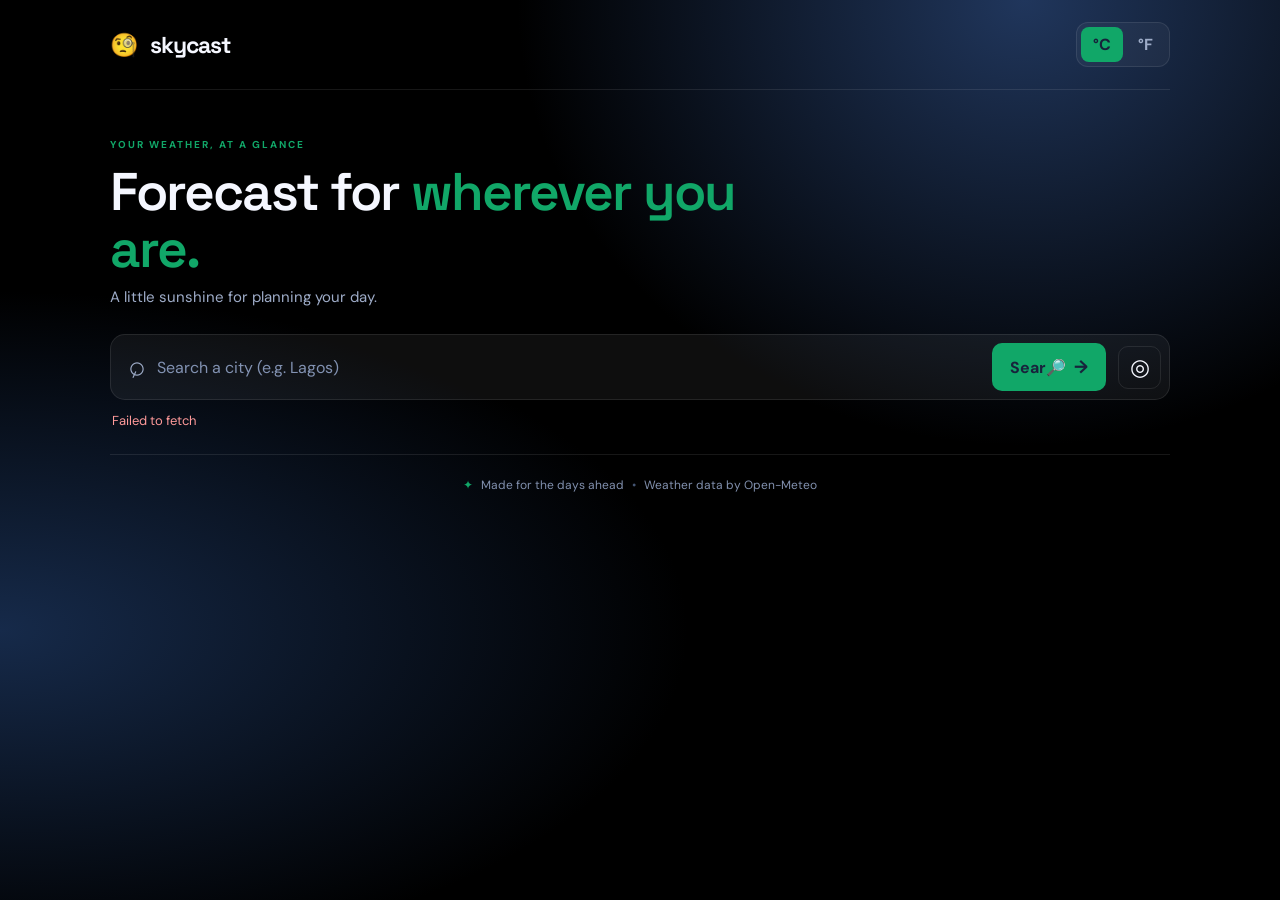
<file: day11/index.html>
<!DOCTYPE html>
<html lang="en">
<head>
  <meta charset="UTF-8" />
  <meta name="viewport" content="width=device-width, initial-scale=1.0" />
  <meta name="theme-color" content="#101b36" />
  <title> Weather App</title>
  <link rel="stylesheet" href="style.css" />
  <link rel="preconnect" href="https://fonts.googleapis.com" />
  <link rel="preconnect" href="https://fonts.gstatic.com" crossorigin />
  <link href="https://fonts.googleapis.com/css2?family=DM+Sans:wght@400;500;600;700&family=Space+Grotesk:wght@400;500;600;700&display=swap" rel="stylesheet" />
</head>
<body>
  <main class="app-shell">
    <header class="topbar">
      <a class="brand" href="#" aria-label="SkyCast home"><span class="brand-mark">🧐</span> skycast</a>
      <div class="unit-toggle" aria-label="Temperature unit">
        <button id="celsiusBtn" class="unit active" type="button">°C</button>
        <button id="fahrenheitBtn" class="unit" type="button">°F</button>
      </div>
    </header>

    <section class="intro">
      <p class="eyebrow">YOUR WEATHER, AT A GLANCE</p>
      <h1>Forecast for <span>wherever you are.</span></h1>
      <p class="subtitle">A little sunshine for planning your day.</p>
    </section>

    <form class="search-bar" id="searchForm">
      <span class="search-icon" aria-hidden="true">⌕</span>
      <input id="cityInput" type="search" placeholder="Search a city (e.g. Lagos)" aria-label="City name" autocomplete="off" />
      <button type="submit" class="search-btn">Sear🔎<span>→</span></button>
      <button type="button" id="locationBtn" class="location-btn" title="Use my location" aria-label="Use my location">◎</button>
    </form>
    <p id="status" class="status" role="status">Search for a city to get the latest weather.</p>

    <section id="weatherContent" class="weather-content" hidden>
      <article class="current-card">
        <div class="current-top">
          <div>
            <p class="card-label">CURRENT WEATHER</p>
            <h2 id="cityName">Lagos, Nigeria</h2>
            <p id="currentDate" class="muted"></p>
          </div>
          <div class="weather-icon" id="currentIcon" aria-hidden="true">☀️</div>
        </div>
        <div class="temperature-row">
          <div class="temperature"><span id="currentTemp">--</span><sup id="degree">°C</sup></div>
          <div class="condition-block">
            <p id="condition">Mostly sunny</p>
            <p class="feels">Feels like <span id="feelsLike">--°</span></p>
          </div>
        </div>
        <div class="current-details">
          <div class="detail"><span class="detail-icon">💧</span><div><small>Humidity</small><strong id="humidity">--%</strong></div></div>
          <div class="detail"><span class="detail-icon">💨</span><div><small>Wind speed</small><strong id="wind">-- km/h</strong></div></div>
          <div class="detail"><span class="detail-icon">☀️</span><div><small>UV index</small><strong id="uv">--</strong></div></div>
        </div>
      </article>

      <section class="forecast-section">
        <div class="section-heading"><div><p class="card-label">PLAN AHEAD</p><h2>5-day forecast</h2></div><span class="tiny-sun">✦</span></div>
        <div id="forecastGrid" class="forecast-grid"></div>
      </section>
    </section>

    <footer><span class="footer-mark">✦</span> Made for the days ahead <span class="footer-dot">•</span> Weather data by Open-Meteo</footer>
  </main>
  <script src="script.js"></script>
</body>
</html>
</file>
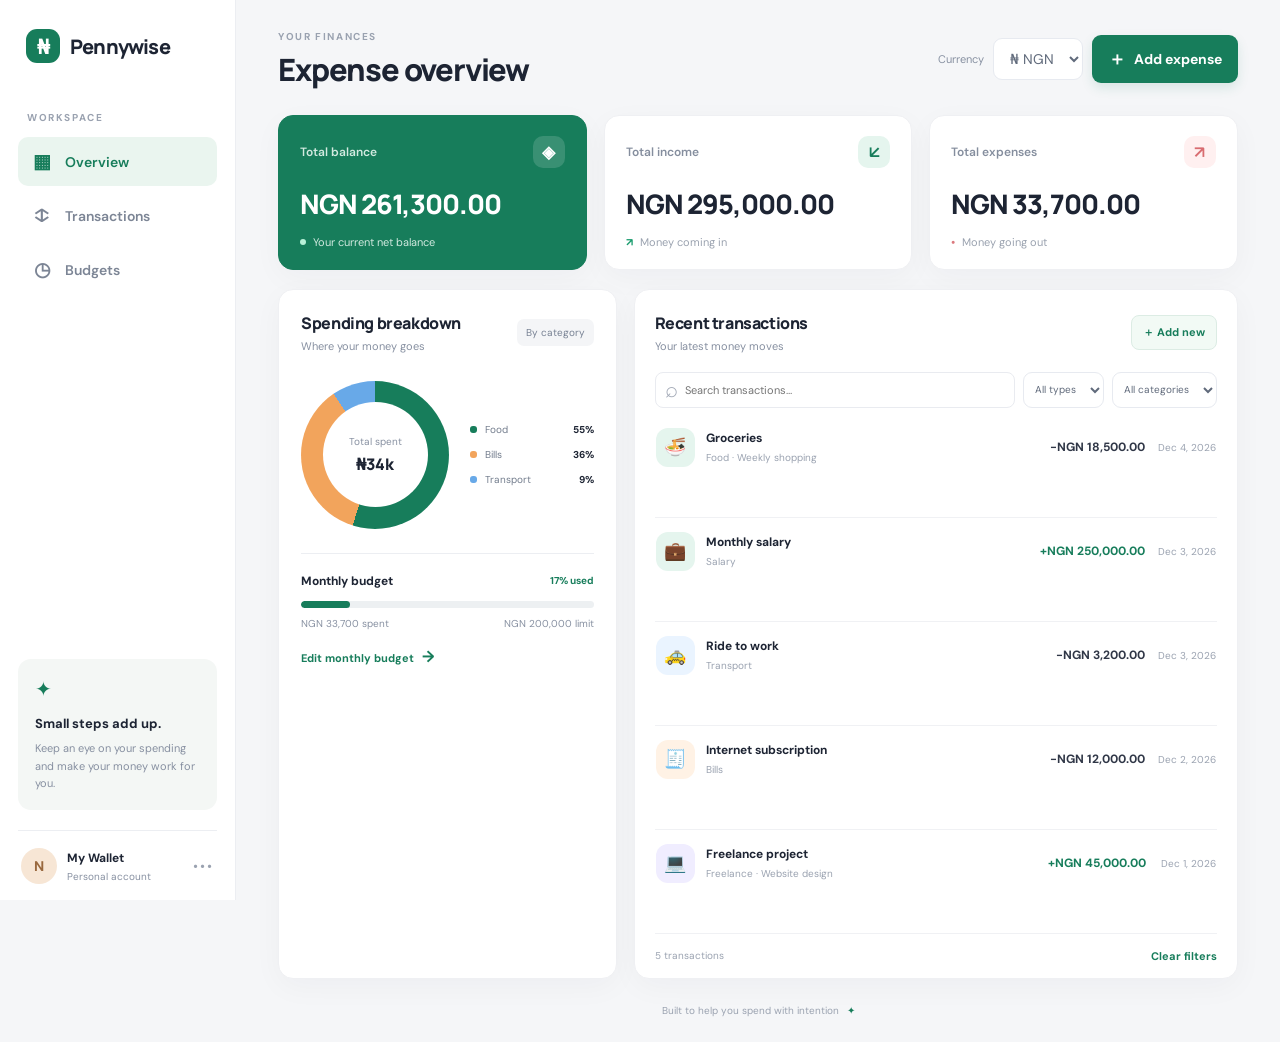
<file: day12/index.html>
<!DOCTYPE html>
<html lang="en">
<head>
<meta charset="UTF-8"><meta name="viewport" content="width=device-width, initial-scale=1.0">
<meta name="theme-color" content="#f5f6f8"><title>Pennywise — Expense Tracker</title>
<link rel="stylesheet" href="style.css">
<link rel="preconnect" href="https://fonts.googleapis.com">
<link href="https://fonts.googleapis.com/css2?family=DM+Sans:wght@400;500;600;700&family=Manrope:wght@400;600;700;800&display=swap" rel="stylesheet">
</head>
<body>
<div class="app-layout">
  <aside class="sidebar">
    <a class="brand" href="#"><span class="brand-icon">₦</span>Pennywise</a>
    <p class="nav-label">WORKSPACE</p>
    <nav><a class="nav-item active" href="#dashboard"><span>▦</span> Overview</a><a class="nav-item" href="#transactions"><span>↕</span> Transactions</a><a class="nav-item" href="#budgets"><span>◷</span> Budgets</a></nav>
    <div class="sidebar-bottom"><div class="tip-card"><div class="tip-spark">✦</div><strong>Small steps add up.</strong><p>Keep an eye on your spending and make your money work for you.</p></div><div class="profile"><div class="avatar">N</div><div><strong>My Wallet</strong><small>Personal account</small></div><span class="profile-dots">•••</span></div></div>
  </aside>
  <main class="main-content" id="dashboard">
    <header class="topbar"><div><p class="overline">YOUR FINANCES</p><h1>Expense overview</h1></div><div class="top-actions"><label class="currency-label" for="currencySelect">Currency</label><select id="currencySelect" aria-label="Currency"><option value="NGN">₦ NGN</option><option value="USD">$ USD</option><option value="GBP">£ GBP</option><option value="EUR">€ EUR</option></select><button id="addTopBtn" class="primary-btn"><span>＋</span> Add expense</button></div></header>
    <section class="summary-grid" aria-label="Financial summary">
      <article class="summary-card balance-card"><div class="summary-top"><span>Total balance</span><span class="summary-icon">◈</span></div><div class="amount" id="balanceAmount">₦0.00</div><div class="summary-foot"><span class="balance-dot"></span> Your current net balance</div></article>
      <article class="summary-card"><div class="summary-top"><span>Total income</span><span class="summary-icon income-icon">↙</span></div><div class="amount" id="incomeAmount">₦0.00</div><div class="summary-foot"><span class="trend positive">↗</span> Money coming in</div></article>
      <article class="summary-card"><div class="summary-top"><span>Total expenses</span><span class="summary-icon expense-icon">↗</span></div><div class="amount" id="expenseAmount">₦0.00</div><div class="summary-foot"><span class="trend neutral">•</span> Money going out</div></article>
    </section>
    <section class="content-grid">
      <article class="panel spending-panel" id="budgets"><div class="panel-heading"><div><h2>Spending breakdown</h2><p>Where your money goes</p></div><span class="mini-badge">By category</span></div>
        <div class="chart-area"><div class="donut" id="donutChart"><div class="donut-center"><span>Total spent</span><strong id="donutTotal">₦0</strong></div></div><div id="categoryLegend" class="legend"></div></div>
        <div class="budget-divider"></div><div class="budget-heading"><h3>Monthly budget</h3><span id="budgetPercent">0% used</span></div><div class="budget-track"><div id="budgetFill" class="budget-fill"></div></div><div class="budget-foot"><span id="budgetSpent">₦0 spent</span><span id="budgetLimit">₦200,000 limit</span></div><button id="editBudgetBtn" class="text-btn">Edit monthly budget <span>→</span></button>
      </article>
      <article class="panel transactions-panel" id="transactions"><div class="panel-heading transactions-heading"><div><h2>Recent transactions</h2><p>Your latest money moves</p></div><button id="addInlineBtn" class="small-add">＋ Add new</button></div>
        <div class="filters"><label class="search-field"><span>⌕</span><input id="searchInput" type="search" placeholder="Search transactions…" aria-label="Search transactions"></label><select id="typeFilter" aria-label="Filter transaction type"><option value="all">All types</option><option value="expense">Expenses</option><option value="income">Income</option></select><select id="categoryFilter" aria-label="Filter category"><option value="all">All categories</option><option>Food</option><option>Transport</option><option>Shopping</option><option>Bills</option><option>Entertainment</option><option>Health</option><option>Education</option><option>Salary</option><option>Freelance</option><option>Other</option></select></div>
        <div class="transaction-list" id="transactionList"></div><div class="empty-state" id="emptyState" hidden><div>◌</div><strong>No transactions found</strong><p>Add an expense or change your filters.</p></div><div class="list-footer"><span id="transactionCount">0 transactions</span><button id="clearFiltersBtn" class="text-btn">Clear filters</button></div>
      </article>
    </section>
    <footer>Built to help you spend with intention <span>✦</span></footer>
  </main>
</div>
<dialog id="transactionDialog" class="modal"><form id="transactionForm" method="dialog"><div class="modal-heading"><div><p class="overline">YOUR MONEY</p><h2 id="dialogTitle">Add transaction</h2></div><button type="button" class="close-btn" id="closeDialogBtn" aria-label="Close">×</button></div>
  <div class="type-switch"><button type="button" class="type-option active" data-type="expense">Expense</button><button type="button" class="type-option" data-type="income">Income</button></div><input type="hidden" id="transactionType" value="expense">
  <label class="field-label" for="transactionTitle">Transaction name</label><input class="form-input" id="transactionTitle" placeholder="e.g. Grocery shopping" maxlength="70" required>
  <div class="form-row"><div><label class="field-label" for="transactionAmount">Amount</label><input class="form-input" id="transactionAmount" type="number" min="0.01" step="0.01" placeholder="0.00" required></div><div><label class="field-label" for="transactionCategory">Category</label><select class="form-input" id="transactionCategory"></select></div></div>
  <label class="field-label" for="transactionDate">Date</label><input class="form-input" id="transactionDate" type="date" required>
  <label class="field-label" for="transactionNote">Note <span class="optional">(optional)</span></label><input class="form-input" id="transactionNote" placeholder="Add a little detail">
  <button type="submit" class="primary-btn submit-btn">Save transaction <span>→</span></button>
</form></dialog>
<dialog id="budgetDialog" class="modal budget-modal"><form id="budgetForm" method="dialog"><div class="modal-heading"><div><p class="overline">SPENDING GOAL</p><h2>Monthly budget</h2></div><button type="button" class="close-btn" id="closeBudgetBtn" aria-label="Close">×</button></div><p class="modal-copy">Set a monthly spending limit to keep yourself on track.</p><label class="field-label" for="budgetInput">Budget limit</label><input class="form-input" id="budgetInput" type="number" min="1" step="1" required><button type="submit" class="primary-btn submit-btn">Save budget <span>→</span></button></form></dialog>
<div id="toast" class="toast" role="status" aria-live="polite"></div>
<script src="script.js"></script>
</body></html>
</file>
<file: day01/style.css>
/* =========================================================
       RESET
    ========================================================= */
    * {
      margin: 0;
      padding: 0;
      box-sizing: border-box;
    }

    html {
      scroll-behavior: smooth;
    }

    body {
      background: #0c090a;
      font-family: Georgia, Times, "Times New Roman", serif;
      color: #ffffff;
      overflow-x: hidden;
    }

    img {
      width: 100%;
      display: block;
    }

    a {
      text-decoration: none;
      color: inherit;
    }

    button {
      font-family: inherit;
    }


    /* =========================================================
       VARIABLES
    ========================================================= */
    :root {
      --red: #ff3028;
      --red-dark: #c91f20;
      --dark: #0c090a;
      --dark-2: #130d0e;
      --card: #211113;
      --card-2: #2a1416;
      --text: #ffffff;
      --muted: #a9a0a1;
      --border: rgba(255, 255, 255, 0.08);
      --container: 1100px;
    }


    /* =========================================================
       GENERAL
    ========================================================= */
    .container {
      width: min(92%, var(--container));
      margin: auto;
    }

    .red {
      color: var(--red);
    }

    .section {
      padding: 90px 0;
    }

    .section-title {
      margin-bottom: 45px;
    }

    .section-title .small-title {
      color: var(--red);
      font-size: 12px;
      font-weight: 700;
      letter-spacing: 2px;
      text-transform: uppercase;
      margin-bottom: 10px;
    }

    .section-title h2 {
      font-size: clamp(30px, 5vw, 52px);
      line-height: 1;
      text-transform: uppercase;
      letter-spacing: -2px;
    }

    .section-title p {
      color: var(--muted);
      max-width: 650px;
      margin-top: 15px;
      font-size: 14px;
      line-height: 1.8;
    }


    /* =========================================================
       NAVIGATION
    ========================================================= */
    header {
      position: absolute;
      top: 0;
      left: 0;
      width: 100%;
      z-index: 100;
    }

    nav {
      height: 75px;
      display: flex;
      justify-content: space-between;
      align-items: center;
    }

    .logo {
      font-size: 15px;
      font-weight: 800;
    }

    .logo span {
      color: var(--red);
    }

    .nav-links {
      display: flex;
      gap: 25px;
      list-style: none;
    }

    .nav-links a {
      font-size: 10px;
      color: #bcb5b6;
      transition: 0.3s;
    }

    .nav-links a:hover {
      color: #fff;
    }

    .nav-button {
      background: var(--red);
      padding: 9px 17px;
      border-radius: 30px;
      font-size: 9px;
      font-weight: bold;
      transition: 0.3s;
    }

    .nav-button:hover {
      background: #ff5149;
      transform: translateY(-2px);
    }


    /* =========================================================
       HERO
    ========================================================= */
    .hero {
      min-height: 700px;
      position: relative;
      display: flex;
      align-items: center;
      overflow: hidden;
      background:
        radial-gradient(
          circle at 30% 45%,
          rgba(142, 19, 25, 0.35),
          transparent 40%
        ),
        linear-gradient(
          135deg,
          #10090a,
          #0a0809 70%
        );
    }

    .hero::before {
      content: "";
      position: absolute;
      width: 600px;
      height: 600px;
      background: rgba(160, 22, 30, 0.15);
      filter: blur(120px);
      border-radius: 50%;
      left: -250px;
      top: 120px;
    }

    .hero-content {
      position: relative;
      z-index: 2;
      width: 55%;
      padding-top: 50px;
    }

    .hero-subtitle {
      font-size: 11px;
      color: var(--muted);
      margin-bottom: 15px;
    }

    .hero h1 {
      font-size: clamp(48px, 7vw, 80px);
      line-height: 0.95;
      letter-spacing: -4px;
      text-transform: uppercase;
    }

    .hero h1 span {
      color: var(--red);
    }

    .typing-text {
      color: var(--red);
      display: inline-block;
      position: relative;
    }

    .hero-description {
      max-width: 450px;
      color: var(--muted);
      font-size: 12px;
      line-height: 1.8;
      margin: 25px 0;
    }

    .hero-buttons {
      display: flex;
      gap: 12px;
      align-items: center;
    }

    .btn {
      display: inline-flex;
      align-items: center;
      justify-content: center;
      padding: 11px 18px;
      border-radius: 30px;
      font-size: 10px;
      font-weight: bold;
      transition: 0.3s;
    }

    .btn-red {
      background: var(--red);
      color: #fff;
    }

    .btn-red:hover {
      background: #ff5149;
      transform: translateY(-3px);
    }

    .btn-outline {
      color: #aaa;
      border-bottom: 1px solid #555;
      padding: 5px 0;
    }

    .btn-outline:hover {
      color: #fff;
    }


    /* =========================================================
       HERO IMAGE
    ========================================================= */
    .hero-person {
      position: absolute;
      right: 5%;
      bottom: 0;
      width: 390px;
      z-index: 2;
    }

    .hero-person::before {
      content: "";
      position: absolute;
      width: 350px;
      height: 350px;
      border-radius: 50%;
      background: rgba(185, 30, 35, 0.15);
      filter: blur(50px);
      top: 80px;
      left: 10px;
      z-index: -1;
    }

    .hero-person img {
      width: 100%;
      height: 500px;
      object-fit: cover;
      object-position: top center;
      border-radius: 0 0 20px 20px;
      filter: saturate(0.9);
    }


    /* =========================================================
       FLOATING CARDS
    ========================================================= */
    .floating-card {
      position: absolute;
      z-index: 5;
      background: rgba(255, 255, 255, 0.95);
      color: #111;
      padding: 12px 15px;
      border-radius: 8px;
      box-shadow: 0 15px 40px rgba(0, 0, 0, 0.4);
    }

    .card-top {
      right: 2%;
      top: 180px;
    }

    .card-bottom {
      left: 52%;
      bottom: 85px;
    }

    .floating-card small {
      display: block;
      font-size: 7px;
      color: #777;
      margin-bottom: 3px;
    }

    .floating-card strong {
      font-size: 16px;
      color: #111;
    }

    .floating-card .icon {
      color: var(--red);
      font-size: 18px;
      margin-right: 5px;
    }


    /* =========================================================
       ABOUT
    ========================================================= */
    .about {
      background: #0f090a;
    }

    .about-grid {
      display: grid;
      grid-template-columns: 1fr 1.1fr;
      gap: 60px;
      align-items: center;
    }

    .about-images {
      display: grid;
      grid-template-columns: 1fr 1fr;
      gap: 12px;
    }

    .about-image {
      height: 150px;
      overflow: hidden;
      border-radius: 5px;
      background: var(--card);
    }

    .about-image img {
      height: 100%;
      object-fit: cover;
    }

    .stat-box {
      height: 150px;
      padding: 25px;
      display: flex;
      flex-direction: column;
      justify-content: center;
      background: var(--card);
      border-radius: 5px;
    }

    .stat-box strong {
      font-size: 34px;
      line-height: 1;
    }

    .stat-box span {
      color: var(--red);
      font-size: 9px;
      margin-top: 8px;
      text-transform: uppercase;
    }

    .about-content h2 {
      font-size: clamp(30px, 5vw, 45px);
      text-transform: uppercase;
      line-height: 1;
      margin-bottom: 15px;
    }

    .about-content p {
      color: var(--muted);
      font-size: 12px;
      line-height: 1.9;
      margin-bottom: 20px;
    }

    .about-list {
      list-style: none;
      display: grid;
      grid-template-columns: 1fr 1fr;
      gap: 8px;
      margin: 20px 0;
    }

    .about-list li {
      font-size: 10px;
      color: #b8b0b1;
    }

    .about-list li::before {
      content: "●";
      color: var(--red);
      margin-right: 8px;
    }


    /* =========================================================
       SERVICES / PROCESS
    ========================================================= */
    .process {
      background: #10090a;
      border-top: 1px solid rgba(255,255,255,.03);
    }

    .process-heading {
      display: flex;
      align-items: end;
      justify-content: space-between;
      margin-bottom: 45px;
    }

    .process-heading .section-title {
      margin-bottom: 0;
    }

    .process-link {
      background: var(--red);
      padding: 10px 17px;
      border-radius: 30px;
      font-size: 9px;
      font-weight: bold;
    }

    .process-grid {
      display: grid;
      grid-template-columns: repeat(3, 1fr);
      gap: 15px;
    }

    .process-card {
      position: relative;
      min-height: 190px;
      padding: 28px 20px 20px;
      background:
        linear-gradient(
          145deg,
          #251113,
          #170c0d
        );
      border: 1px solid rgba(255,255,255,.04);
      border-radius: 5px;
      transition: 0.3s;
    }

    .process-card:hover {
      transform: translateY(-7px);
      border-color: rgba(255,48,40,.35);
      box-shadow: 0 20px 40px rgba(0,0,0,.3);
    }

    .process-number {
      width: 30px;
      height: 30px;
      display: flex;
      align-items: center;
      justify-content: center;
      border-radius: 50%;
      background: #fff;
      color: var(--red);
      font-size: 10px;
      font-weight: bold;
      margin-bottom: 15px;
    }

    .process-card h3 {
      font-size: 13px;
      margin-bottom: 9px;
    }

    .process-card p {
      color: #92898a;
      font-size: 9px;
      line-height: 1.7;
    }

    .process-button {
      display: inline-block;
      margin-top: 15px;
      background: var(--red);
      padding: 7px 13px;
      border-radius: 20px;
      font-size: 8px;
      font-weight: bold;
    }


    /* =========================================================
       PROJECTS
    ========================================================= */
    .projects {
      background: #0d0809;
    }

    .project-grid {
      display: grid;
      grid-template-columns: repeat(3, 1fr);
      gap: 15px;
    }

    .project-card {
      min-height: 260px;
      background: var(--card);
      border-radius: 6px;
      overflow: hidden;
      position: relative;
    }

    .project-image {
      height: 170px;
      overflow: hidden;
    }

    .project-image img {
      height: 100%;
      object-fit: cover;
      transition: .5s;
    }

    .project-card:hover .project-image img {
      transform: scale(1.08);
    }

    .project-info {
      padding: 15px;
    }

    .project-info h3 {
      font-size: 13px;
      margin-bottom: 5px;
    }

    .project-info p {
      font-size: 9px;
      color: var(--muted);
    }


    /* =========================================================
       CONTACT
    ========================================================= */
    .contact {
      text-align: center;
      background:
        radial-gradient(
          circle,
          rgba(145, 20, 27, .25),
          transparent 60%
        );
    }

    .contact h2 {
      font-size: clamp(40px, 7vw, 75px);
      text-transform: uppercase;
      line-height: .9;
      margin-bottom: 20px;
    }

    .contact p {
      color: var(--muted);
      max-width: 500px;
      margin: 0 auto 25px;
      font-size: 12px;
    }


    /* =========================================================
       FOOTER
    ========================================================= */
    footer {
      padding: 25px 0;
      border-top: 1px solid var(--border);
      color: #777;
      font-size: 9px;
    }

    .footer-content {
      display: flex;
      justify-content: space-between;
    }


    /* =========================================================
       CSS ANIMATIONS
    ========================================================= */
    @keyframes float {
      0%, 100% {
        transform: translateY(0);
      }

      50% {
        transform: translateY(-10px);
      }
    }

    @keyframes fadeUp {
      from {
        opacity: 0;
        transform: translateY(30px);
      }

      to {
        opacity: 1;
        transform: translateY(0);
      }
    }

    .hero-content {
      animation: fadeUp 1s ease forwards;
    }

    .hero-person {
      animation: fadeUp 1.2s ease forwards;
    }

    .floating-card {
      animation: float 4s ease-in-out infinite;
    }


    /* =========================================================
       RESPONSIVE DESIGN
    ========================================================= */
    @media (max-width: 850px) {

      .nav-links {
        display: none;
      }

      .hero {
        min-height: 800px;
      }

      .hero-content {
        width: 100%;
        padding-top: 70px;
      }

      .hero-person {
        width: 280px;
        right: 50%;
        transform: translateX(50%);
        opacity: .55;
      }

      .hero-person img {
        height: 420px;
      }

      .floating-card.card-top {
        right: 5%;
        top: 200px;
      }

      .floating-card.card-bottom {
        left: 5%;
        bottom: 100px;
      }

      .about-grid {
        grid-template-columns: 1fr;
      }

      .process-grid {
        grid-template-columns: 1fr 1fr;
      }

      .project-grid {
        grid-template-columns: 1fr 1fr;
      }
    }


    @media (max-width: 550px) {

      .section {
        padding: 70px 0;
      }

      nav {
        height: 65px;
      }

      .nav-button {
        display: none;
      }

      .hero {
        min-height: 720px;
      }

      .hero h1 {
        font-size: 48px;
      }

      .hero-description {
        font-size: 11px;
        max-width: 320px;
      }

      .hero-person {
        width: 250px;
        right: 0;
        transform: none;
      }

      .hero-person img {
        height: 370px;
      }

      .card-top {
        right: 2%;
        top: 170px;
      }

      .card-bottom {
        left: 2%;
        bottom: 70px;
      }

      .about-images {
        grid-template-columns: 1fr 1fr;
      }

      .about-list {
        grid-template-columns: 1fr;
      }

      .process-heading {
        display: block;
      }

      .process-link {
        display: inline-block;
        margin-top: 15px;
      }

      .process-grid,
      .project-grid {
        grid-template-columns: 1fr;
      }

      .process-card {
        min-height: 175px;
      }

      .footer-content {
        flex-direction: column;
        gap: 8px;
      }
    }
</file>
<file: day02/style.css>
/* =====================================================
       RESET
    ===================================================== */

    * {
      margin: 0;
      padding: 0;
      box-sizing: border-box;
    }


    /* =====================================================
       BODY
    ===================================================== */

    body {
      min-height: 100vh;

      display: flex;
      align-items: center;
      justify-content: center;

      padding: 30px;

      font-family:
        Inter,
        Arial,
        Helvetica,
        sans-serif;

      color: #f5f7fa;

      background:
        radial-gradient(
          circle at top left,
          rgba(99, 102, 241, 0.18),
          transparent 32%
        ),
        radial-gradient(
          circle at bottom right,
          rgba(14, 165, 233, 0.12),
          transparent 35%
        ),
        #070a10;
    }


    /* =====================================================
       MAIN CARD
    ===================================================== */

    .register-card {
      width: 100%;
      max-width: 900px;

      display: grid;

      grid-template-columns: 0.8fr 1.2fr;

      overflow: hidden;

      border:
        1px solid rgba(255, 255, 255, 0.08);

      border-radius: 26px;

      background:
        rgba(15, 19, 29, 0.94);

      box-shadow:
        0 30px 80px rgba(0, 0, 0, 0.55);

      backdrop-filter: blur(20px);
    }


    /* =====================================================
       LEFT PANEL
    ===================================================== */

    .intro {
      position: relative;

      padding: 45px 35px;

      display: flex;

      flex-direction: column;

      justify-content: space-between;

      overflow: hidden;

      background:
        linear-gradient(
          145deg,
          #171c30,
          #0d111c
        );
    }

    .intro::before {
      content: "";

      position: absolute;

      width: 280px;
      height: 280px;

      top: -100px;
      left: -100px;

      border-radius: 50%;

      background:
        rgba(99, 102, 241, 0.18);

      filter: blur(50px);
    }

    .intro::after {
      content: "";

      position: absolute;

      width: 220px;
      height: 220px;

      right: -100px;
      bottom: -80px;

      border-radius: 50%;

      background:
        rgba(14, 165, 233, 0.12);

      filter: blur(50px);
    }


    /* =====================================================
       BRAND
    ===================================================== */

    .brand {
      position: relative;
      z-index: 2;

      font-size: 14px;

      font-weight: 800;

      letter-spacing: 2px;

      text-transform: uppercase;
    }


    /* =====================================================
       INTRO CONTENT
    ===================================================== */

    .intro-content {
      position: relative;
      z-index: 2;

      margin-top: 80px;
    }

    .intro-content h1 {
      max-width: 300px;

      font-size: 42px;

      line-height: 1.05;

      letter-spacing: -2px;

      margin-bottom: 18px;
    }

    .intro-content h1 span {
      color: #818cf8;
    }

    .intro-content p {
      max-width: 300px;

      color: #8b95a7;

      font-size: 12px;

      line-height: 1.8;
    }


    /* =====================================================
       BENEFITS
    ===================================================== */

    .benefits {
      position: relative;
      z-index: 2;

      margin-top: 50px;

      list-style: none;
    }

    .benefits li {
      display: flex;

      align-items: center;

      gap: 10px;

      margin-top: 13px;

      color: #a8b0bf;

      font-size: 11px;
    }

    .check {
      width: 18px;
      height: 18px;

      display: flex;

      align-items: center;
      justify-content: center;

      border-radius: 50%;

      background:
        rgba(129, 140, 248, 0.12);

      color: #818cf8;

      font-size: 10px;
    }


    /* =====================================================
       FORM AREA
    ===================================================== */

    .form-area {
      padding: 45px;

      background:
        rgba(9, 12, 18, 0.8);
    }

    .form-header {
      margin-bottom: 30px;
    }

    .form-header h2 {
      font-size: 25px;

      letter-spacing: -0.8px;

      margin-bottom: 7px;
    }

    .form-header p {
      color: #727d90;

      font-size: 11px;
    }


    /* =====================================================
       FORM GRID
    ===================================================== */

    .form-grid {
      display: grid;

      grid-template-columns: 1fr 1fr;

      gap: 18px;
    }

    .field.full {
      grid-column: 1 / -1;
    }


    /* =====================================================
       FIELD
    ===================================================== */

    .field label {
      display: block;

      margin-bottom: 8px;

      color: #a2abba;

      font-size: 10px;

      font-weight: 600;

      letter-spacing: .5px;
    }

    .field input,
    .field select {
      width: 100%;

      height: 46px;

      padding: 0 14px;

      outline: none;

      border:
        1px solid rgba(255, 255, 255, 0.08);

      border-radius: 10px;

      background: #111620;

      color: #ffffff;

      font-size: 12px;

      transition:
        border-color .2s ease,
        background .2s ease,
        box-shadow .2s ease;
    }

    .field input::placeholder {
      color: #4e5869;
    }

    .field input:focus,
    .field select:focus {
      border-color: #6366f1;

      background: #141a27;

      box-shadow:
        0 0 0 3px rgba(99,102,241,.08);
    }

    .field select {
      cursor: pointer;
    }

    .field select option {
      background: #111620;

      color: #fff;
    }


    /* =====================================================
       PASSWORD HINT
    ===================================================== */

    .hint {
      margin-top: 7px;

      color: #555f70;

      font-size: 9px;
    }


    /* =====================================================
       ACCOUNT TYPE
    ===================================================== */

    .account-types {
      display: grid;

      grid-template-columns:
        repeat(3, 1fr);

      gap: 9px;
    }

    .account-types input {
      display: none;
    }

    .account-type {
      height: 42px;

      display: flex;

      align-items: center;
      justify-content: center;

      border:
        1px solid rgba(255,255,255,.08);

      border-radius: 9px;

      background: #111620;

      color: #727d90;

      font-size: 10px;

      cursor: pointer;

      transition: .2s ease;
    }

    .account-types input:checked + .account-type {
      border-color: #6366f1;

      background:
        rgba(99,102,241,.12);

      color: #a5b4fc;
    }


    /* =====================================================
       TERMS
    ===================================================== */

    .terms {
      display: flex;

      align-items: flex-start;

      gap: 9px;

      margin-top: 23px;

      color: #697486;

      font-size: 10px;

      line-height: 1.6;
    }

    .terms input {
      margin-top: 2px;

      accent-color: #6366f1;
    }

    .terms a {
      color: #818cf8;

      text-decoration: none;
    }


    /* =====================================================
       REGISTER BUTTON
    ===================================================== */

    .register-button {
      width: 100%;

      height: 48px;

      margin-top: 22px;

      border: none;

      border-radius: 11px;

      background:
        linear-gradient(
          135deg,
          #6366f1,
          #818cf8
        );

      color: #ffffff;

      font-size: 12px;

      font-weight: 700;

      cursor: pointer;

      box-shadow:
        0 12px 25px rgba(99,102,241,.20);

      transition:
        transform .2s ease,
        box-shadow .2s ease;
    }

    .register-button:hover {
      transform: translateY(-2px);

      box-shadow:
        0 16px 35px rgba(99,102,241,.3);
    }

    .register-button:active {
      transform: scale(.98);
    }


    /* =====================================================
       LOGIN LINK
    ===================================================== */

    .login {
      margin-top: 18px;

      text-align: center;

      color: #596475;

      font-size: 10px;
    }

    .login a {
      color: #a5b4fc;

      text-decoration: none;

      font-weight: 600;
    }


    /* =====================================================
       RESPONSIVE
    ===================================================== */

    @media (max-width: 750px) {

      body {
        padding: 15px;
      }

      .register-card {
        grid-template-columns: 1fr;
      }

      .intro {
        min-height: 300px;

        padding: 30px;
      }

      .intro-content {
        margin-top: 45px;
      }

      .intro-content h1 {
        font-size: 34px;
      }

      .benefits {
        display: grid;

        grid-template-columns: 1fr 1fr;

        gap: 5px 15px;

        margin-top: 30px;
      }

      .benefits li {
        margin-top: 5px;
      }

      .form-area {
        padding: 30px;
      }
    }


    @media (max-width: 500px) {

      .form-grid {
        grid-template-columns: 1fr;
      }

      .field.full {
        grid-column: auto;
      }

      .account-types {
        grid-template-columns: 1fr;
      }

      .intro {
        padding: 25px;
      }

      .form-area {
        padding: 25px;
      }

      .benefits {
        grid-template-columns: 1fr;
      }
    }
</file>
<file: day03/style.css>
/* =========================================================
       RESET
    ========================================================= */

    * {
      margin: 0;
      padding: 0;
      box-sizing: border-box;
    }

    html,
    body {
      width: 100%;
      min-height: 100%;
    }

    body {
      min-height: 100vh;

      display: flex;
      align-items: center;
      justify-content: center;

      overflow: hidden;

      font-family:
        Arial,
        Helvetica,
        sans-serif;

      background: #010306;

      color: #ffffff;
    }


    /* =========================================================
       MAIN BACKGROUND
    ========================================================= */

    .scene {
      position: relative;

      width: 100%;
      min-height: 100vh;

      overflow: hidden;

      background:
        radial-gradient(
          ellipse at 50% 75%,
          rgba(0, 82, 160, 0.30),
          transparent 38%
        ),
        radial-gradient(
          ellipse at 20% 50%,
          rgba(0, 30, 70, 0.35),
          transparent 45%
        ),
        #010306;
    }


    /* =========================================================
       BLUE LIGHT GLOW
    ========================================================= */

    .scene::before {
      content: "";

      position: absolute;

      width: 650px;
      height: 650px;

      left: 50%;
      bottom: -400px;

      transform: translateX(-50%);

      border-radius: 50%;

      background:
        radial-gradient(
          circle,
          rgba(0, 117, 255, 0.55),
          rgba(0, 66, 150, 0.20) 35%,
          transparent 70%
        );

      filter: blur(35px);

      opacity: .8;
    }


    /* =========================================================
       LIGHT RAYS
    ========================================================= */

    .rays {
      position: absolute;

      inset: 0;

      overflow: hidden;

      transform-origin: center bottom;
    }


    .ray {
      position: absolute;

      left: 50%;
      bottom: -130px;

      width: 8px;
      height: 850px;

      transform-origin: bottom center;

      background:
        linear-gradient(
          to top,
          rgba(0, 115, 255, .95),
          rgba(0, 89, 205, .75) 35%,
          rgba(0, 30, 80, .05) 90%
        );

      filter:
        blur(.5px)
        drop-shadow(0 0 8px rgba(0, 110, 255, .65));

      opacity: .8;
    }

    .ray:nth-child(1) {
      transform: rotate(-76deg);
      width: 7px;
    }

    .ray:nth-child(2) {
      transform: rotate(-65deg);
      width: 15px;
      opacity: .45;
    }

    .ray:nth-child(3) {
      transform: rotate(-54deg);
      width: 5px;
    }

    .ray:nth-child(4) {
      transform: rotate(-45deg);
      width: 18px;
      opacity: .38;
    }

    .ray:nth-child(5) {
      transform: rotate(-34deg);
      width: 6px;
    }

    .ray:nth-child(6) {
      transform: rotate(-24deg);
      width: 12px;
      opacity: .55;
    }

    .ray:nth-child(7) {
      transform: rotate(-13deg);
      width: 4px;
    }

    .ray:nth-child(8) {
      transform: rotate(0deg);
      width: 7px;
      opacity: .75;
    }

    .ray:nth-child(9) {
      transform: rotate(13deg);
      width: 4px;
    }

    .ray:nth-child(10) {
      transform: rotate(24deg);
      width: 12px;
      opacity: .55;
    }

    .ray:nth-child(11) {
      transform: rotate(34deg);
      width: 6px;
    }

    .ray:nth-child(12) {
      transform: rotate(45deg);
      width: 18px;
      opacity: .38;
    }

    .ray:nth-child(13) {
      transform: rotate(54deg);
      width: 5px;
    }

    .ray:nth-child(14) {
      transform: rotate(65deg);
      width: 15px;
      opacity: .45;
    }

    .ray:nth-child(15) {
      transform: rotate(76deg);
      width: 7px;
    }


    /* =========================================================
       HORIZONTAL / DIAGONAL LIGHT STREAKS
    ========================================================= */

    .streak {
      position: absolute;

      height: 3px;

      background:
        linear-gradient(
          90deg,
          transparent,
          #006cff,
          #40b9ff,
          #006cff,
          transparent
        );

      box-shadow:
        0 0 8px #0078ff,
        0 0 20px rgba(0, 110, 255, .7);

      opacity: .75;
    }

    .streak.one {
      width: 480px;

      left: -100px;
      top: 57%;

      transform: rotate(16deg);
    }

    .streak.two {
      width: 600px;

      right: -120px;
      top: 59%;

      transform: rotate(-18deg);
    }

    .streak.three {
      width: 420px;

      left: -80px;
      top: 65%;

      transform: rotate(11deg);

      opacity: .45;
    }

    .streak.four {
      width: 500px;

      right: -80px;
      top: 69%;

      transform: rotate(-14deg);

      opacity: .4;
    }


    /* =========================================================
       LOGIN WRAPPER
    ========================================================= */

    .login-wrapper {
      position: absolute;

      left: 50%;
      top: 50%;

      transform: translate(-50%, -50%);

      width: 390px;
      max-width: 90vw;

      z-index: 10;
    }


    /* =========================================================
       ANGULAR GLASS PANEL
    ========================================================= */

    .login-panel {
      position: relative;

      min-height: 570px;

      padding:
        78px
        60px
        65px;

      background:
        linear-gradient(
          145deg,
          rgba(15, 22, 29, .75),
          rgba(4, 10, 17, .66)
        );

      backdrop-filter: blur(15px);

      -webkit-backdrop-filter: blur(15px);

      clip-path: polygon(
        7% 0,
        78% 0,
        100% 15%,
        100% 84%,
        89% 100%,
        25% 100%,
        0 86%,
        0 10%
      );

      border: 1px solid rgba(255, 255, 255, .18);

      box-shadow:
        0 30px 80px rgba(0, 0, 0, .65),
        inset 0 0 50px rgba(0, 100, 255, .05);
    }


    /* =========================================================
       PANEL BORDER EFFECT
    ========================================================= */

    .login-panel::before {
      content: "";

      position: absolute;

      inset: 0;

      clip-path: polygon(
        7% 0,
        78% 0,
        100% 15%,
        100% 84%,
        89% 100%,
        25% 100%,
        0 86%,
        0 10%
      );

      border: 1px solid rgba(255,255,255,.25);

      pointer-events: none;
    }


    /* =========================================================
       PANEL BLUE LIGHT
    ========================================================= */

    .login-panel::after {
      content: "";

      position: absolute;

      width: 350px;
      height: 100px;

      left: -40px;
      top: 240px;

      background:
        linear-gradient(
          90deg,
          transparent,
          rgba(0, 116, 255, .25),
          rgba(45, 171, 255, .55),
          rgba(0, 89, 255, .15),
          transparent
        );

      filter: blur(18px);

      transform: rotate(-20deg);

      pointer-events: none;
    }


    /* =========================================================
       CONTENT
    ========================================================= */

    .login-content {
      position: relative;

      z-index: 5;
    }


    /* =========================================================
       HEADING
    ========================================================= */

    .login-title {
      font-size: 25px;

      font-weight: 700;

      letter-spacing: -1px;

      margin-bottom: 5px;
    }

    .login-description {
      color: rgba(255,255,255,.55);

      font-size: 6px;

      line-height: 1.6;

      max-width: 235px;

      margin-bottom: 18px;
    }


    /* =========================================================
       OPTION BUTTONS
    ========================================================= */

    .options {
      display: flex;

      gap: 10px;

      margin-bottom: 25px;
    }

    .option {
      height: 29px;

      padding: 0 15px;

      display: flex;

      align-items: center;
      justify-content: center;

      gap: 7px;

      color: #ffffff;

      font-size: 8px;

      border: 1px solid rgba(255,255,255,.45);

      border-radius: 999px;

      background:
        rgba(255,255,255,.025);

      cursor: pointer;

      transition:
        .25s ease;
    }

    .option:hover {
      background: rgba(0, 112, 255, .18);

      border-color: #168cff;

      box-shadow:
        0 0 15px rgba(0, 105, 255, .2);
    }


    /* OPTION ICON */

    .option-icon {
      width: 11px;
      height: 11px;

      position: relative;

      display: inline-block;
    }

    .option-icon::before,
    .option-icon::after {
      content: "";

      position: absolute;

      width: 5px;
      height: 5px;

      border: 1px solid #ffffff;

      border-radius: 2px;
    }

    .option-icon::before {
      left: 0;
      top: 3px;
    }

    .option-icon::after {
      right: 0;
      top: 3px;
    }


    /* =========================================================
       SEPARATOR
    ========================================================= */

    .separator {
      width: 100%;

      height: 1px;

      margin-bottom: 20px;

      background:
        linear-gradient(
          90deg,
          rgba(255,255,255,.2),
          rgba(255,255,255,.04)
        );
    }


    /* =========================================================
       INPUT GROUP
    ========================================================= */

    .input-group {
      margin-bottom: 12px;
    }

    .input-group label {
      display: block;

      color: #ffffff;

      font-size: 7px;

      font-weight: 600;

      margin-bottom: 4px;
    }

    .input-group input {
      width: 100%;

      height: 25px;

      border: 1px solid rgba(255,255,255,.08);

      outline: none;

      border-radius: 999px;

      padding:
        0 13px;

      color: #ffffff;

      font-size: 7px;

      background:
        linear-gradient(
          90deg,
          rgba(255,255,255,.10),
          rgba(255,255,255,.18)
        );

      box-shadow:
        inset 0 1px 3px rgba(0,0,0,.25);

      transition: .25s ease;
    }

    .input-group input::placeholder {
      color: rgba(255,255,255,.25);
    }

    .input-group input:focus {
      border-color: rgba(0, 125, 255, .8);

      box-shadow:
        0 0 12px rgba(0, 106, 255, .2);
    }


    /* =========================================================
       PASSWORD ICON
    ========================================================= */

    .password-wrapper {
      position: relative;
    }

    .password-wrapper::after {
      content: "◉";

      position: absolute;

      right: 11px;
      bottom: 7px;

      color: rgba(255,255,255,.28);

      font-size: 7px;
    }


    /* =========================================================
       LOGIN BUTTON
    ========================================================= */

    .login-button {
      width: 100%;

      height: 29px;

      margin-top: 9px;

      border: none;

      border-radius: 999px;

      background:
        linear-gradient(
          90deg,
          #ffffff,
          #f2f2f2
        );

      color: #444;

      font-size: 8px;

      cursor: pointer;

      box-shadow:
        0 8px 25px rgba(0,0,0,.25);

      transition:
        .25s ease;
    }

    .login-button:hover {
      transform: translateY(-2px);

      box-shadow:
        0 10px 30px rgba(0, 100, 255, .25);
    }

    .login-button:active {
      transform: scale(.98);
    }


    /* =========================================================
       DECORATIVE CORNER LINES
    ========================================================= */

    .corner {
      position: absolute;

      z-index: 20;

      pointer-events: none;

      border: 1px solid rgba(130, 190, 255, .35);
    }

    .corner.one {
      width: 22px;
      height: 60px;

      left: -12px;
      top: 100px;

      border-right: none;
      border-bottom: none;
    }

    .corner.two {
      width: 25px;
      height: 60px;

      right: -13px;
      bottom: 105px;

      border-left: none;
      border-top: none;
    }


    /* =========================================================
       RESPONSIVE
    ========================================================= */

    @media (max-width: 600px) {

      .login-wrapper {
        width: 350px;
      }

      .login-panel {
        min-height: 520px;

        padding:
          70px
          55px
          55px;
      }

      .login-title {
        font-size: 23px;
      }

      .ray {
        height: 700px;
      }
    }


    @media (max-width: 420px) {

      .login-wrapper {
        width: 320px;
      }

      .login-panel {
        min-height: 500px;

        padding:
          68px
          48px
          50px;
      }

      .options {
        gap: 6px;
      }

      .option {
        padding: 0 11px;
      }
    }
</file>
<file: day04/style.css>
/* =====================================================
       1. DESIGN VARIABLES
       Change these values to customize the calculator.
       ===================================================== */

    :root {
      --background: #080b12;
      --calculator: #111622;
      --display: #171d2a;

      --button: #1c2332;
      --button-hover: #252e40;

      --text: #f5f7fb;
      --muted: #8993a5;

      --accent: #6c63ff;
      --accent-hover: #7b73ff;

      --danger: #ef5b6d;

      --border: rgba(255, 255, 255, 0.08);

      --shadow:
        0 30px 80px rgba(0, 0, 0, 0.5);

      --radius: 24px;
    }


    /* =====================================================
       2. RESET
       Removes browser default spacing.
       ===================================================== */

    * {
      margin: 0;
      padding: 0;
      box-sizing: border-box;
    }


    /* =====================================================
       3. PAGE
       Centers the calculator vertically and horizontally.
       ===================================================== */

    body {
      min-height: 100vh;

      display: grid;
      place-items: center;

      padding: 20px;

      font-family:
        Inter,
        system-ui,
        -apple-system,
        BlinkMacSystemFont,
        "Segoe UI",
        sans-serif;

      color: var(--text);

      background:
        radial-gradient(
          circle at top left,
          rgba(108, 99, 255, 0.18),
          transparent 35%
        ),
        radial-gradient(
          circle at bottom right,
          rgba(0, 210, 255, 0.10),
          transparent 35%
        ),
        var(--background);
    }


    /* =====================================================
       4. CALCULATOR CONTAINER
       ===================================================== */

    .calculator {

      width: min(100%, 380px);

      padding: 20px;

      border:
        1px solid var(--border);

      border-radius:
        var(--radius);

      background:
        rgba(17, 22, 34, 0.92);

      box-shadow:
        var(--shadow);

      backdrop-filter:
        blur(20px);
    }


    /* =====================================================
       5. CALCULATOR HEADER
       Contains the calculator name and status indicator.
       ===================================================== */

    .calculator-header {

      display: flex;

      align-items: center;

      justify-content: space-between;

      margin-bottom: 18px;
    }


    .calculator-title {

      font-size: 0.85rem;

      font-weight: 700;

      letter-spacing: 0.08em;

      text-transform: uppercase;

      color: var(--muted);
    }


    .status {

      display: flex;

      align-items: center;

      gap: 7px;

      color: var(--muted);

      font-size: 0.72rem;
    }


    /* Small glowing status dot */

    .status-dot {

      width: 7px;
      height: 7px;

      border-radius: 50%;

      background: #50e3a4;

      box-shadow:
        0 0 12px #50e3a4;
    }


    /* =====================================================
       6. DISPLAY
       ===================================================== */

    .display {

      min-height: 145px;

      padding: 24px 20px;

      display: flex;

      flex-direction: column;

      justify-content: flex-end;

      align-items: flex-end;

      gap: 6px;

      border:
        1px solid var(--border);

      border-radius:
        18px;

      background:
        linear-gradient(
          145deg,
          #1a2030,
          #121722
        );

      overflow: hidden;
    }


    /* Small calculation history */

    .previous-value {

      color: var(--muted);

      font-size: 0.9rem;

      min-height: 22px;
    }


    /* Main calculator number */

    .current-value {

      max-width: 100%;

      overflow: hidden;

      text-overflow: ellipsis;

      white-space: nowrap;

      font-size:
        clamp(
          2.4rem,
          9vw,
          3.5rem
        );

      font-weight: 600;

      letter-spacing: -0.06em;

      line-height: 1;
    }


    /* =====================================================
       7. BUTTON GRID
       ===================================================== */

    .buttons {

      display: grid;

      grid-template-columns:
        repeat(4, 1fr);

      gap: 11px;

      margin-top: 16px;
    }


    /* =====================================================
       8. CALCULATOR BUTTON
       ===================================================== */

    .key {

      min-height: 68px;

      border: 0;

      border-radius: 16px;

      background:
        var(--button);

      color: var(--text);

      font-size: 1.15rem;

      font-weight: 600;

      cursor: pointer;

      transition:
        transform 0.15s ease,
        background 0.2s ease,
        box-shadow 0.2s ease;
    }


    /* Button hover */

    .key:hover {

      background:
        var(--button-hover);

      transform:
        translateY(-2px);
    }


    /* Button press effect */

    .key:active {

      transform:
        scale(0.94);
    }


    /* =====================================================
       9. SPECIAL BUTTONS
       ===================================================== */

    .operator {

      color: var(--accent);

      background:
        rgba(108, 99, 255, 0.10);
    }


    .operator:hover {

      background:
        rgba(108, 99, 255, 0.18);
    }


    .clear {

      color: var(--danger);

      background:
        rgba(239, 91, 109, 0.08);
    }


    .clear:hover {

      background:
        rgba(239, 91, 109, 0.15);
    }


    /* Equals button */

    .equals {

      grid-column:
        span 2;

      color: white;

      background:
        linear-gradient(
          135deg,
          var(--accent),
          #8a82ff
        );

      box-shadow:
        0 12px 25px
        rgba(108, 99, 255, 0.25);
    }


    .equals:hover {

      background:
        linear-gradient(
          135deg,
          var(--accent-hover),
          #938cff
        );

      box-shadow:
        0 15px 30px
        rgba(108, 99, 255, 0.35);
    }


    /* =====================================================
       10. FOOTER
       ===================================================== */

    .calculator-footer {

      text-align: center;

      margin-top: 18px;

      color: var(--muted);

      font-size: 0.72rem;
    }


    /* =====================================================
       11. RESPONSIVE DESIGN
       Makes the calculator comfortable on smaller screens.
       ===================================================== */

    @media (max-width: 420px) {

      .calculator {

        padding: 15px;

        border-radius:
          20px;
      }


      .display {

        min-height: 130px;

        padding: 20px 16px;
      }


      .key {

        min-height: 62px;

        border-radius: 14px;

        font-size: 1rem;
      }


      .buttons {

        gap: 8px;
      }
    }
</file>
<file: day05/style.css>
/* =====================================================
       RESET
    ===================================================== */

    * {
      margin: 0;
      padding: 0;
      box-sizing: border-box;
    }


    /* =====================================================
       PAGE
    ===================================================== */

    body {
      min-height: 100vh;

      display: flex;
      justify-content: center;
      align-items: center;

      background:
        radial-gradient(
          circle at center,
          #0c0618 0%,
          #050308 45%,
          #020204 100%
        );

      overflow: hidden;

      font-family:
        Arial,
        Helvetica,
        sans-serif;
    }


    /* =====================================================
       CLOCK
    ===================================================== */

    .clock {
      display: flex;
      align-items: center;
      justify-content: center;

      gap: 16px;

      padding: 40px;
    }


    /* =====================================================
       DIGIT
    ===================================================== */

    .digit {
      position: relative;

      width: 75px;
      height: 130px;
    }


    /* =====================================================
       SEVEN-SEGMENT SYSTEM

       Each digit contains:

       a = top
       b = upper-right
       c = lower-right
       d = bottom
       e = lower-left
       f = upper-left
       g = middle
    ===================================================== */

    .segment {
      position: absolute;

      background: #9b55ff;

      filter:
        drop-shadow(0 0 4px #8d3cff)
        drop-shadow(0 0 10px #7625ff)
        drop-shadow(0 0 20px rgba(125, 42, 255, .75));

      opacity: .95;

      transition: .3s ease;
    }


    /* =====================================================
       HORIZONTAL SEGMENTS
    ===================================================== */

    .a,
    .d,
    .g {
      width: 52px;
      height: 12px;

      left: 11px;

      clip-path: polygon(
        8% 0,
        92% 0,
        100% 50%,
        92% 100%,
        8% 100%,
        0 50%
      );
    }

    .a {
      top: 0;
    }

    .g {
      top: 59px;
    }

    .d {
      bottom: 0;
    }


    /* =====================================================
       VERTICAL SEGMENTS
    ===================================================== */

    .b,
    .c,
    .e,
    .f {
      width: 12px;
      height: 52px;

      clip-path: polygon(
        50% 0,
        100% 8%,
        100% 92%,
        50% 100%,
        0 92%,
        0 8%
      );
    }

    .f {
      left: 0;
      top: 7px;
    }

    .b {
      right: 0;
      top: 7px;
    }

    .e {
      left: 0;
      bottom: 7px;
    }

    .c {
      right: 0;
      bottom: 7px;
    }


    /* =====================================================
       DIM / DISABLED SEGMENTS
    ===================================================== */

    .off {
      opacity: 0.035;

      filter: none;
    }


    /* =====================================================
       COLON
    ===================================================== */

    .colon {
      width: 18px;
      height: 130px;

      display: flex;
      flex-direction: column;

      justify-content: center;
      align-items: center;

      gap: 28px;
    }

    .colon span {
      width: 13px;
      height: 13px;

      border-radius: 3px;

      background: #a45cff;

      box-shadow:
        0 0 5px #913cff,
        0 0 12px #7c2cff,
        0 0 25px rgba(126, 43, 255, .8);
    }


    /* =====================================================
       DIGIT DEFINITIONS
    ===================================================== */

    /* -----------------------------------------------------
       ZERO
    ----------------------------------------------------- */

    .zero .g {
      opacity: 0.035;
      filter: none;
    }


    /* -----------------------------------------------------
       ONE
    ----------------------------------------------------- */

    .one .a,
    .one .f,
    .one .g,
    .one .e,
    .one .d {
      opacity: 0.035;
      filter: none;
    }


    /* -----------------------------------------------------
       TWO
    ----------------------------------------------------- */

    .two .b,
    .two .e {
      opacity: 0.035;
      filter: none;
    }


    /* -----------------------------------------------------
       THREE
    ----------------------------------------------------- */

    .three .f,
    .three .e {
      opacity: 0.035;
      filter: none;
    }


    /* -----------------------------------------------------
       FOUR
    ----------------------------------------------------- */

    .four .a,
    .four .d,
    .four .e {
      opacity: 0.035;
      filter: none;
    }


    /* -----------------------------------------------------
       FIVE
    ----------------------------------------------------- */

    .five .b,
    .five .e {
      opacity: 0.035;
      filter: none;
    }


    /* -----------------------------------------------------
       SIX
    ----------------------------------------------------- */

    .six .b {
      opacity: 0.035;
      filter: none;
    }


    /* -----------------------------------------------------
       SEVEN
    ----------------------------------------------------- */

    .seven .f,
    .seven .g,
    .seven .e,
    .seven .d {
      opacity: 0.035;
      filter: none;
    }


    /* -----------------------------------------------------
       EIGHT
    ----------------------------------------------------- */

    /* All segments active */


    /* -----------------------------------------------------
       NINE
    ----------------------------------------------------- */

    .nine .e {
      opacity: 0.035;
      filter: none;
    }


    /* =====================================================
       RESPONSIVE
    ===================================================== */

    @media (max-width: 700px) {

      .clock {
        gap: 9px;
        padding: 20px;
      }

      .digit {
        width: 52px;
        height: 90px;
      }

      .a,
      .d,
      .g {
        width: 37px;
        height: 9px;
        left: 7px;
      }

      .g {
        top: 40px;
      }

      .b,
      .c,
      .e,
      .f {
        width: 9px;
        height: 36px;
      }

      .f {
        top: 5px;
      }

      .b {
        top: 5px;
      }

      .e {
        bottom: 5px;
      }

      .c {
        bottom: 5px;
      }

      .colon {
        width: 12px;
        height: 90px;
        gap: 20px;
      }

      .colon span {
        width: 9px;
        height: 9px;
      }
    }


    @media (max-width: 430px) {

      .clock {
        gap: 5px;
      }

      .digit {
        width: 43px;
        height: 75px;
      }

      .a,
      .d,
      .g {
        width: 30px;
        height: 7px;
        left: 6px;
      }

      .g {
        top: 34px;
      }

      .b,
      .c,
      .e,
      .f {
        width: 7px;
        height: 30px;
      }

      .colon {
        width: 9px;
        height: 75px;
        gap: 16px;
      }

      .colon span {
        width: 7px;
        height: 7px;
      }
    }
</file>
<file: day06/style.css>
/* =========================================================
       RESET
    ========================================================= */

    * {
      margin: 0;
      padding: 0;
      box-sizing: border-box;
    }

    html {
      scroll-behavior: smooth;
    }

    body {
      min-height: 100vh;

      display: flex;
      justify-content: center;
      align-items: center;

      background: #050709;

      font-family:
        Inter,
        Arial,
        Helvetica,
        sans-serif;

      color: #f4f7fb;
    }


    /* =========================================================
       APP CONTAINER
    ========================================================= */

    .app {
      position: relative;

      width: 100%;
      max-width: 390px;

      min-height: 820px;

      background:
        linear-gradient(
          180deg,
          #0c1015 0%,
          #080c10 100%
        );

      overflow: hidden;

      border:
        1px solid rgba(255,255,255,.06);

      box-shadow:
        0 30px 80px rgba(0,0,0,.7);
    }


    /* =========================================================
       TOP NAVIGATION
    ========================================================= */

    .topbar {
      height: 58px;

      padding: 0 16px;

      display: grid;

      grid-template-columns: 1fr 1fr 1fr;

      align-items: center;
    }


    /* HAMBURGER */

    .menu {
      width: 30px;
      height: 30px;

      display: flex;
      flex-direction: column;

      justify-content: center;

      gap: 4px;

      cursor: pointer;
    }

    .menu span {
      width: 15px;
      height: 2px;

      background: #8e99a6;

      border-radius: 10px;
    }


    /* TITLE */

    .brand {
      text-align: center;

      font-size: 11px;

      font-weight: 700;

      color: #ffffff;
    }


    /* PROFILE */

    .profile {
      justify-self: end;

      width: 32px;
      height: 32px;

      border-radius: 50%;

      overflow: hidden;

      border:
        2px solid rgba(255,255,255,.12);

      background:
        linear-gradient(
          135deg,
          #6c7785,
          #202831
        );

      display: flex;
      align-items: center;
      justify-content: center;

      font-size: 11px;
      font-weight: 700;

      color: #fff;
    }


    /* =========================================================
       MAIN CONTENT
    ========================================================= */

    .content {
      padding: 0 16px 90px;
    }


    /* =========================================================
       WELCOME
    ========================================================= */

    .welcome {
      padding-top: 8px;
      margin-bottom: 18px;
    }

    .welcome h1 {
      font-size: 18px;

      line-height: 1.3;

      font-weight: 700;

      letter-spacing: -.4px;
    }

    .welcome p {
      margin-top: 5px;

      font-size: 10px;

      color: #78838f;
    }


    /* =========================================================
       SEARCH BAR
    ========================================================= */

    .search {
      width: 100%;
      height: 40px;

      margin-bottom: 18px;

      display: flex;
      align-items: center;

      padding: 0 14px;

      gap: 9px;

      border-radius: 12px;

      background: #11171d;

      border:
        1px solid rgba(255,255,255,.05);

      color: #596571;

      font-size: 11px;
    }

    .search-icon {
      width: 13px;
      height: 13px;

      border:
        2px solid #64707b;

      border-radius: 50%;

      position: relative;
    }

    .search-icon::after {
      content: "";

      position: absolute;

      width: 5px;
      height: 2px;

      background: #64707b;

      right: -4px;
      bottom: -2px;

      transform: rotate(45deg);
    }


    /* =========================================================
       CARD BASE
    ========================================================= */

    .card {
      background:
        linear-gradient(
          145deg,
          #11171d,
          #0c1116
        );

      border:
        1px solid rgba(255,255,255,.055);

      border-radius: 15px;

      box-shadow:
        0 12px 30px rgba(0,0,0,.18);
    }


    /* =========================================================
       ACTIVITY CARD
    ========================================================= */

    .activity-card {
      height: 225px;

      padding: 22px 20px;

      position: relative;

      display: flex;
      justify-content: center;
      align-items: center;

      margin-bottom: 12px;
    }


    /* =========================================================
       PROGRESS RING
    ========================================================= */

    .progress {
      width: 170px;
      height: 170px;

      border-radius: 50%;

      position: relative;

      display: flex;

      align-items: center;
      justify-content: center;

      background:
        conic-gradient(
          #2487f5 0deg,
          #2487f5 205deg,
          #202932 205deg,
          #202932 360deg
        );

      transform: rotate(-42deg);

      box-shadow:
        0 0 20px rgba(36,135,245,.12);
    }


    /* INNER CIRCLE */

    .progress::before {
      content: "";

      position: absolute;

      width: 145px;
      height: 145px;

      border-radius: 50%;

      background: #10161c;

      box-shadow:
        inset 0 0 20px rgba(0,0,0,.25);
    }


    /* HIDE PART OF RING */

    .progress::after {
      content: "";

      position: absolute;

      width: 170px;
      height: 170px;

      border-radius: 50%;

      background:
        conic-gradient(
          transparent 0deg,
          transparent 315deg,
          #10161c 315deg,
          #10161c 360deg
        );
    }


    /* CENTER */

    .progress-content {
      position: absolute;

      z-index: 3;

      text-align: center;

      transform: rotate(42deg);
    }

    .fire {
      font-size: 17px;

      margin-bottom: 3px;

      color: #9da9b5;
    }

    .calories {
      font-size: 22px;

      font-weight: 700;

      letter-spacing: .5px;
    }

    .calories-label {
      margin-top: 3px;

      font-size: 8px;

      text-transform: uppercase;

      color: #68747f;

      letter-spacing: 1px;
    }


    /* =========================================================
       STATISTICS
    ========================================================= */

    .stats {
      display: grid;

      grid-template-columns: 1fr 1fr;

      gap: 12px;

      margin-bottom: 18px;
    }

    .stat-card {
      min-height: 105px;

      padding: 15px;

      position: relative;

      overflow: hidden;
    }

    .stat-title {
      font-size: 9px;

      color: #788590;

      margin-bottom: 8px;
    }

    .stat-value {
      font-size: 22px;

      font-weight: 700;

      letter-spacing: -.5px;
    }

    .stat-unit {
      font-size: 8px;

      color: #65717c;

      margin-left: 2px;
    }

    .stat-line {
      position: absolute;

      left: 15px;
      right: 15px;
      bottom: 13px;

      height: 4px;

      background: #202830;

      border-radius: 20px;

      overflow: hidden;
    }

    .stat-line span {
      display: block;

      height: 100%;

      border-radius: inherit;

      background:
        linear-gradient(
          90deg,
          #1676e8,
          #42a1ff
        );
    }

    .stat-card:nth-child(1)
    .stat-line span {
      width: 70%;
    }

    .stat-card:nth-child(2)
    .stat-line span {
      width: 45%;
    }


    /* =========================================================
       SECTION TITLE
    ========================================================= */

    .section-header {
      display: flex;

      justify-content: space-between;

      align-items: center;

      margin-bottom: 10px;
    }

    .section-header h2 {
      font-size: 12px;

      font-weight: 700;
    }

    .section-header a {
      font-size: 8px;

      color: #3b91ef;

      text-decoration: none;
    }


    /* =========================================================
       MEAL CARD
    ========================================================= */

    .meal-card {
      height: 95px;

      display: flex;

      align-items: center;

      gap: 12px;

      padding: 10px;

      margin-bottom: 15px;
    }


    /* FOOD IMAGE */

    .meal-image {
      width: 75px;
      height: 75px;

      flex-shrink: 0;

      border-radius: 11px;

      position: relative;

      overflow: hidden;

      background:
        linear-gradient(
          135deg,
          #79533d,
          #222c27
        );
    }

    /*
       CSS-created food illustration
    */

    .meal-image::before {
      content: "";

      position: absolute;

      width: 47px;
      height: 30px;

      background:
        radial-gradient(
          circle at 30% 35%,
          #f1a45b 0 13%,
          transparent 14%
        ),
        radial-gradient(
          circle at 65% 55%,
          #b85b3a 0 16%,
          transparent 17%
        ),
        #d48c4c;

      border-radius: 50%;

      left: 13px;
      top: 22px;

      transform: rotate(-8deg);

      box-shadow:
        0 4px 10px rgba(0,0,0,.3);
    }

    .meal-image::after {
      content: "";

      position: absolute;

      width: 30px;
      height: 9px;

      background: #3e6c3b;

      border-radius: 50%;

      left: 22px;
      top: 17px;

      transform: rotate(25deg);
    }


    /* MEAL INFO */

    .meal-info {
      flex: 1;
    }

    .meal-info h3 {
      font-size: 11px;

      margin-bottom: 7px;

      font-weight: 600;
    }

    .meal-info p {
      font-size: 8px;

      color: #68747e;

      line-height: 1.5;
    }

    .meal-calories {
      margin-top: 5px;

      font-size: 10px;

      color: #e8edf2;

      font-weight: 600;
    }


    /* =========================================================
       BOTTOM NAVIGATION
    ========================================================= */

    .bottom-nav {
      position: absolute;

      left: 0;
      right: 0;
      bottom: 0;

      height: 72px;

      background:
        rgba(9,13,17,.96);

      border-top:
        1px solid rgba(255,255,255,.06);

      display: grid;

      grid-template-columns:
        repeat(4, 1fr);

      align-items: center;

      padding: 0 15px;

      backdrop-filter: blur(15px);
    }

    .nav-item {
      display: flex;

      flex-direction: column;

      align-items: center;

      justify-content: center;

      gap: 5px;

      color: #56616c;

      font-size: 8px;

      text-decoration: none;
    }

    .nav-icon {
      width: 18px;
      height: 18px;

      position: relative;

      opacity: .75;
    }


    /* HOME ICON */

    .home-icon::before {
      content: "";

      position: absolute;

      width: 11px;
      height: 11px;

      left: 3px;
      top: 5px;

      border:
        1.5px solid currentColor;

      border-top: none;
    }

    .home-icon::after {
      content: "";

      position: absolute;

      width: 11px;
      height: 11px;

      left: 3px;
      top: 2px;

      border-left:
        1.5px solid currentColor;

      border-top:
        1.5px solid currentColor;

      transform: rotate(45deg);
    }


    /* GRAPH ICON */

    .graph-icon {
      border-bottom:
        1.5px solid currentColor;
    }

    .graph-icon::before {
      content: "";

      position: absolute;

      width: 12px;
      height: 8px;

      left: 2px;
      top: 4px;

      border-left: 1.5px solid currentColor;
      border-bottom: 1.5px solid currentColor;

      transform: skewY(-30deg);
    }


    /* PLUS ICON */

    .plus-icon::before,
    .plus-icon::after {
      content: "";

      position: absolute;

      background: currentColor;

      border-radius: 5px;
    }

    .plus-icon::before {
      width: 16px;
      height: 2px;

      left: 1px;
      top: 8px;
    }

    .plus-icon::after {
      width: 2px;
      height: 16px;

      left: 8px;
      top: 1px;
    }


    /* PROFILE ICON */

    .user-icon::before {
      content: "";

      position: absolute;

      width: 6px;
      height: 6px;

      border: 1.5px solid currentColor;

      border-radius: 50%;

      left: 6px;
      top: 1px;
    }

    .user-icon::after {
      content: "";

      position: absolute;

      width: 13px;
      height: 7px;

      border:
        1.5px solid currentColor;

      border-bottom: none;

      border-radius: 10px 10px 0 0;

      left: 2px;
      bottom: 1px;
    }


    /* ACTIVE NAV */

    .nav-item.active {
      color: #2589f4;
    }

    .nav-item.active .nav-icon {
      opacity: 1;
    }


    /* =========================================================
       SMALL SCREEN
    ========================================================= */

    @media (max-width: 430px) {

      body {
        align-items: flex-start;
        background: #080c10;
      }

      .app {
        max-width: 100%;
        min-height: 100vh;

        border: none;

        box-shadow: none;
      }
    }


    /* =========================================================
       DESKTOP PRESENTATION
    ========================================================= */

    @media (min-width: 700px) {

      .app {
        border-radius: 24px;

        min-height: 820px;
      }
    }
</file>
<file: day07/style.css>
/* =====================================================
       RESET
    ===================================================== */

    * {
      margin: 0;
      padding: 0;
      box-sizing: border-box;
    }


    /* =====================================================
       PAGE
    ===================================================== */

    body {
      min-height: 100vh;

      display: flex;
      justify-content: center;
      align-items: center;

      padding: 20px;

      background: #ffffff;

      color: #111111;

      font-family:
        Arial,
        Helvetica,
        sans-serif;
    }


    /* =====================================================
       MAIN PAPER
    ===================================================== */

    .todo-paper {
      width: 100%;
      max-width: 920px;

      min-height: 1250px;

      padding: 48px 54px 42px;

      border: 1px solid #222;

      border-radius: 18px;

      background: #fff;
    }


    /* =====================================================
       TITLE
    ===================================================== */

    .title {
      text-align: center;

      font-family:
        Georgia,
        "Times New Roman",
        serif;

      font-size: clamp(45px, 7vw, 72px);

      font-weight: 400;

      letter-spacing: 7px;

      line-height: 1;

      margin-bottom: 45px;
    }


    /* =====================================================
       MONTH / DATE
    ===================================================== */

    .details {
      display: grid;

      grid-template-columns: 1fr 1fr;

      gap: 80px;

      margin-bottom: 45px;

      padding: 0 25px;
    }

    .detail {
      display: flex;

      align-items: center;

      gap: 15px;
    }

    .detail label {
      flex-shrink: 0;

      font-size: 11px;

      font-weight: 700;

      letter-spacing: 2px;
    }

    .detail-line {
      flex: 1;

      height: 1px;

      border-bottom:
        1px dotted #555;
    }


    /* =====================================================
       MAIN GRID
    ===================================================== */

    .main-grid {
      display: grid;

      grid-template-columns: 1fr 1fr;

      gap: 55px;
    }


    /* =====================================================
       SECTION
    ===================================================== */

    .section-title {
      height: 38px;

      display: flex;

      align-items: center;

      padding: 0 18px;

      margin-bottom: 18px;

      border: 1px solid #222;

      border-radius: 22px;

      font-size: 12px;

      font-weight: 700;

      letter-spacing: 2px;
    }


    /* =====================================================
       CHECKLIST
    ===================================================== */

    .checklist {
      display: flex;

      flex-direction: column;

      gap: 7px;

      padding: 0 18px;
    }

    .task {
      display: grid;

      grid-template-columns: 18px 1fr;

      align-items: center;

      column-gap: 10px;

      min-height: 25px;
    }

    .task input {
      appearance: none;

      width: 14px;
      height: 14px;

      border: 1px solid #777;

      background: #fff;

      cursor: pointer;

      position: relative;
    }

    .task input:checked::after {
      content: "✓";

      position: absolute;

      left: 2px;
      top: -3px;

      font-size: 13px;

      font-weight: bold;
    }

    .task-line {
      width: 100%;

      height: 17px;

      border-bottom:
        1px dotted #777;
    }


    /* =====================================================
       RIGHT COLUMN
    ===================================================== */

    .right-column {
      display: flex;

      flex-direction: column;

      gap: 24px;
    }


    /* =====================================================
       NOTES / REMINDER
    ===================================================== */

    .writing-box {
      width: 100%;

      height: 225px;

      padding: 17px 18px;

      border: 1px solid #333;

      border-radius: 18px;
    }

    .writing-box h3 {
      font-size: 11px;

      font-weight: 700;

      letter-spacing: 2px;

      margin-bottom: 18px;
    }

    .writing-lines {
      display: flex;

      flex-direction: column;

      gap: 17px;
    }

    .writing-lines span {
      display: block;

      height: 1px;

      border-bottom:
        1px dotted #ddd;
    }


    /* =====================================================
       REMINDER BOX
    ===================================================== */

    .reminder {
      height: 225px;
    }


    /* =====================================================
       RIGHT CHECKLIST
    ===================================================== */

    .priority-list {
      padding-bottom: 0;
    }


    /* =====================================================
       RESPONSIVE
    ===================================================== */

    @media (max-width: 700px) {

      body {
        align-items: flex-start;

        padding: 12px;
      }

      .todo-paper {
        min-height: auto;

        padding:
          35px 25px;
      }

      .title {
        font-size: 42px;

        letter-spacing: 4px;

        margin-bottom: 35px;
      }

      .details {
        grid-template-columns: 1fr;

        gap: 20px;

        padding: 0;

        margin-bottom: 35px;
      }

      .main-grid {
        grid-template-columns: 1fr;

        gap: 35px;
      }

      .right-column {
        gap: 25px;
      }

      .writing-box {
        height: 190px;
      }
    }


    @media (max-width: 430px) {

      .todo-paper {
        padding:
          30px 17px;

        border-radius: 13px;
      }

      .title {
        font-size: 34px;

        letter-spacing: 3px;
      }

      .section-title {
        font-size: 10px;

        height: 35px;
      }

      .checklist {
        padding: 0 8px;
      }

      .details {
        font-size: 10px;
      }
    }
</file>
<file: day08/style.css>
/* =========================================================
       RESET
    ========================================================= */

    * {
      margin: 0;
      padding: 0;
      box-sizing: border-box;
    }

    html {
      scroll-behavior: smooth;
    }

    body {
      background: #050505;
      color: #ffffff;
      font-family: Georgia, 'Times New Roman', Times, serif;
      overflow-x: hidden;
    }


    /* =========================================================
       PAGE
    ========================================================= */

    .page {
      min-height: 100vh;

      background:
        radial-gradient(
          ellipse at 50% 20%,
          rgba(80, 80, 80, 0.08),
          transparent 35%
        ),
        #050505;
    }


    /* =========================================================
       HEADER
    ========================================================= */

    header {
      width: 100%;
      height: 64px;

      display: flex;
      align-items: center;
      justify-content: space-between;

      padding: 0 5vw;

      position: relative;
      z-index: 50;

      border-bottom:
        1px solid rgba(255, 255, 255, 0.035);
    }

    .logo {
      display: flex;
      align-items: center;
      gap: 7px;

      color: #fff;

      font-size: 20px;
      font-weight: 700;

      letter-spacing: -0.3px;
    }

    .logo-mark {
      width: 17px;
      height: 17px;

      border-radius: 50%;

      position: relative;

      background:
        radial-gradient(
          circle at 35% 30%,
          #fff 0 10%,
          transparent 11%
        ),
        linear-gradient(
          135deg,
          #ffffff,
          #777
        );

      box-shadow:
        0 0 12px rgba(255,255,255,.15);
    }

    .logo-mark::after {
      content: "";

      position: absolute;

      width: 5px;
      height: 5px;

      right: 1px;
      bottom: 1px;

      border-radius: 50%;

      background: #050505;
    }


    /* =========================================================
       NAVIGATION
    ========================================================= */

    .nav {
      display: flex;
      align-items: center;

      gap: 22px;
    }

    .nav a {
      color: #737373;

      text-decoration: none;

      font-size: 15px;

      transition: color .2s ease;
    }

    .nav a:hover {
      color: #fff;
    }

    .nav .signup {
      color: #fff;
      padding: 7px 11px;
      border: 1px solid rgba(255,255,255,.2);
      border-radius: 5px;
    }


    /* =========================================================
       HERO
    ========================================================= */

    .hero {
      width: min(1180px, 90%);

      margin: 0 auto;

      min-height: 670px;

      position: relative;

      display: grid;

      grid-template-columns: 42% 58%;

      align-items: center;

      padding-top: 30px;
    }


    /* =========================================================
       HERO TEXT
    ========================================================= */

    .hero-copy {
      position: relative;

      z-index: 10;

      padding-left: 15px;
    }

    .hero-copy h1 {
      max-width: 430px;

      font-size:
        clamp(42px, 5vw, 68px);

      line-height: .98;

      letter-spacing: -3px;

      font-weight: 650;

      margin-bottom: 28px;
    }

    .hero-copy h1 span {
      color: #8d8d8d;
    }

    .hero-copy p {
      max-width: 390px;

      color: #666;

      font-size: 15px;

      line-height: 1.7;

      margin-bottom: 20px;
    }

    .primary-button {
      display: inline-flex;
      align-items: center;
      justify-content: center;
      height: 34px;
      padding: 0 17px;
      border-radius: 7px;
      background: #fff;
      color: #050505;
      text-decoration: none;
      font-size: 15px;
      font-weight: 700;
      transition: .25s ease;
    }

    .primary-button:hover {
      transform: translateY(-2px);

      box-shadow:
        0 10px 30px rgba(255,255,255,.12);
    }


    /* =========================================================
       HERO VISUAL
    ========================================================= */

    .hero-visual {
      height: 600px;

      position: relative;

      display: flex;

      align-items: center;
      justify-content: center;

      perspective: 900px;
    }


    /* =========================================================
       ABSTRACT METAL OBJECT
    ========================================================= */

    .metal-object {
      width: 650px;
      height: 270px;

      position: absolute;

      right: -100px;
      top: 190px;

      transform:
        rotateX(60deg)
        rotateZ(-7deg);

      border-radius: 30px;

      background:
        linear-gradient(
          90deg,
          #060708 0%,
          #17191b 20%,
          #303337 32%,
          #08090a 42%,
          #181b1e 58%,
          #050607 72%,
          #272a2d 85%,
          #070809 100%
        );

      box-shadow:
        0 0 20px rgba(255,255,255,.05),
        0 35px 50px rgba(0,0,0,.8);

      opacity: .95;
    }

    .metal-object::before {
      content: "";

      position: absolute;

      left: 8%;
      right: 8%;

      top: 36%;

      height: 3px;

      background:
        linear-gradient(
          90deg,
          transparent,
          rgba(255,255,255,.55),
          rgba(255,255,255,.1),
          transparent
        );

      filter: blur(1px);
    }

    .metal-object::after {
      content: "";

      position: absolute;

      width: 100px;
      height: 100px;

      right: 17%;
      top: -38px;

      border-radius: 50%;

      background:
        radial-gradient(
          circle,
          #e7e2d7 0 5%,
          #9b958b 7%,
          #242526 25%,
          transparent 55%
        );

      filter: blur(.4px);
    }


    /* =========================================================
       FLOATING CODE CARDS
    ========================================================= */

    .code-float {
      position: absolute;

      width: 170px;
      height: 52px;

      padding: 11px 13px;

      border-radius: 9px;

      border:
        1px solid rgba(255,255,255,.08);

      background:
        linear-gradient(
          145deg,
          rgba(25,27,29,.82),
          rgba(8,9,10,.65)
        );

      box-shadow:
        0 20px 50px rgba(0,0,0,.55);

      backdrop-filter: blur(12px);

      color: #555;

      font-size: 7px;

      line-height: 1.5;
    }

    .code-float span {
      color: #aaa;
    }

    .code-one {
      right: 35%;
      top: 100px;

      transform: rotate(-4deg);
    }

    .code-two {
      right: 13%;
      top: 205px;

      transform: rotate(3deg);
    }

    .code-three {
      right: 28%;
      top: 305px;

      transform: rotate(-3deg);
    }


    /* =========================================================
       PARTNER LOGOS
    ========================================================= */

    .partners {
      width: min(1050px, 90%);
      margin: -30px auto 0;
      position: relative;
      z-index: 10;
    }

    .partners-label {
      color: #4e4e4e;

      font-size: 15px;

      margin-bottom: 16px;
    }

    .partner-list {
      display: flex;
      align-items: center;
      gap: 30px;
      color: #444;
      font-size: 14px;
      font-weight: 600;
      opacity: .75;
    }

    .partner-list span {
      white-space: nowrap;
    }


    /* =========================================================
       FEATURE SECTION
    ========================================================= */

    .features {
      width: min(1050px, 90%);

      margin: 130px auto 0;
    }

    .feature-header {
      display: flex;

      justify-content: space-between;

      align-items: flex-end;

      margin-bottom: 30px;
    }

    .eyebrow {
      color: #555;

      font-size: 8px;

      margin-bottom: 10px;
    }

    .feature-header h2 {
      max-width: 450px;

      font-size: 32px;

      line-height: 1.05;

      letter-spacing: -1.4px;
    }

    .small-button {
      padding: 8px 12px;

      border: 1px solid rgba(255,255,255,.12);

      border-radius: 6px;

      color: #aaa;

      text-decoration: none;

      font-size: 10px;
    }


    /* =========================================================
       FEATURE GRID
    ========================================================= */

    .feature-grid {
      display: grid;

      grid-template-columns:
        1.4fr
        .8fr
        .8fr;

      grid-template-rows:
        250px
        190px;

      gap: 10px;
    }


    /* =========================================================
       FEATURE CARD
    ========================================================= */

    .feature-card {
      position: relative;

      overflow: hidden;

      border-radius: 10px;

      border:
        1px solid rgba(255,255,255,.055);

      background:
        linear-gradient(
          145deg,
          #121416,
          #08090a
        );

      box-shadow:
        0 25px 50px rgba(0,0,0,.35);
    }

    .feature-card.large {
      grid-column: span 2;
    }

    .feature-card h3 {
      position: absolute;

      left: 20px;
      top: 20px;

      z-index: 5;

      font-size: 12px;

      font-weight: 500;

      color: #777;
    }


    /* =========================================================
       COMMIT / BRANCH / MERGE CARD
    ========================================================= */

    .commit-card {
      padding: 25px;
    }

    .commit-title {
      position: absolute;

      left: 20px;
      top: 40px;

      width: 230px;

      font-size: 32px;

      line-height: .95;

      letter-spacing: -1.5px;

      color: #8b999c;
    }

    .commit-list {
      position: absolute;

      right: 25px;
      top: 42px;
      width: 190px;
    }

    .commit-item {
      height: 36px;

      display: flex;

      align-items: center;

      gap: 10px;

      border-bottom:
        1px solid rgba(255,255,255,.05);

      color: #666;

      font-size: 17px;
    }

    .commit-icon {
      width: 14px;
      height: 14px;

      border-radius: 4px;

      background: #26292b;
    }

    .commit-dot {
      width: 5px;
      height: 5px;

      margin-left: auto;

      border-radius: 50%;

      background: #6a8d7a;
    }


    /* =========================================================
       MINI CARDS
    ========================================================= */

    .mini-card {
      padding: 20px;
    }

    .mini-card::before {
      content: "";

      position: absolute;

      width: 180px;
      height: 180px;

      right: -60px;
      bottom: -90px;

      border-radius: 50%;

      background:
        radial-gradient(
          circle,
          rgba(255,255,255,.12),
          transparent 65%
        );

      filter: blur(15px);
    }

    .mini-label {
      color: #555;

      font-size: 10px;
    }

    .mini-value {
      margin-top: 12px;

      font-size: 25px;

      font-weight: 600;

      color: #aaa;
    }


    /* =========================================================
       GLOWING LIGHT
    ========================================================= */

    .light {
      position: absolute;

      width: 160px;
      height: 160px;

      right: 20px;
      bottom: -60px;

      border-radius: 50%;

      background:
        radial-gradient(
          circle,
          rgba(255,130,65,.6),
          rgba(255,100,30,.15) 25%,
          transparent 70%
        );

      filter: blur(18px);
    }


    /* =========================================================
       FOOTER
    ========================================================= */

    footer {
      width: min(1050px, 90%);

      margin: 100px auto 0;

      padding: 30px 0;

      border-top:
        1px solid rgba(255,255,255,.06);

      color: #444;

      font-size: 10px;

      display: flex;

      justify-content: space-between;
    }


    /* =========================================================
       RESPONSIVE
    ========================================================= */

    @media (max-width: 900px) {

      .nav {
        gap: 12px;
      }

      .hero {
        grid-template-columns: 1fr;

        min-height: 760px;
      }

      .hero-copy {
        padding-top: 60px;

        text-align: center;
      }

      .hero-copy h1,
      .hero-copy p {
        margin-left: auto;
        margin-right: auto;
      }

      .hero-visual {
        position: absolute;

        width: 100%;

        left: 0;
        bottom: 0;

        height: 480px;

        opacity: .75;
      }

      .feature-grid {
        grid-template-columns: 1fr 1fr;

        grid-template-rows:
          250px
          180px;
      }

      .feature-card.large {
        grid-column: span 2;
      }
    }


    @media (max-width: 600px) {

      header {
        padding: 0 20px;
      }

      .nav a:not(.signup) {
        display: none;
      }

      .hero {
        width: 92%;

        min-height: 680px;
      }

      .hero-copy {
        padding-top: 50px;
      }

      .hero-copy h1 {
        font-size: 43px;

        letter-spacing: -2px;
      }

      .hero-visual {
        height: 390px;
      }

      .metal-object {
        width: 480px;

        right: -150px;

        top: 150px;
      }

      .code-float {
        transform: scale(.8);
      }

      .code-one {
        right: 20%;
      }

      .code-two {
        right: -5%;
      }

      .code-three {
        right: 10%;
      }

      .partner-list {
        gap: 14px;

        overflow: hidden;
      }

      .features {
        margin-top: 90px;
      }

      .feature-header {
        display: block;
      }

      .feature-header h2 {
        font-size: 27px;

        margin-bottom: 20px;
      }

      .feature-grid {
        grid-template-columns: 1fr;

        grid-template-rows:
          260px
          180px
          180px
          180px;
      }

      .feature-card.large {
        grid-column: auto;
      }

      .commit-title {
        font-size: 27px;
      }

      .commit-list {
        width: 145px;
      }

      footer {
        flex-direction: column;

        gap: 10px;
      }
    }
</file>
<file: day09/style.css>
/* =====================================================
       RESET
    ===================================================== */

    * {
      margin: 0;
      padding: 0;
      box-sizing: border-box;
    }


    /* =====================================================
       PAGE
    ===================================================== */

    body {
      min-height: 100vh;

      display: flex;
      justify-content: center;
      align-items: center;

      background: #020202;

      font-family:
        Arial,
        Helvetica,
        sans-serif;

      color: #ffffff;
    }


    /* =====================================================
       PRESENTATION SLIDE
    ===================================================== */

    .slide {
      width: min(100vw, 1280px);

      aspect-ratio: 16 / 9;

      position: relative;

      overflow: hidden;

      background:
        linear-gradient(
          180deg,
          #020202 0%,
          #050505 50%,
          #020202 100%
        );

      border: 1px solid #333;

      box-shadow:
        0 0 50px rgba(255,255,255,.04);
    }


    /* =====================================================
       SUBTLE BACKGROUND LINES
    ===================================================== */

    .slide::before {
      content: "";

      position: absolute;

      inset: 0;

      background:
        repeating-linear-gradient(
          0deg,
          transparent 0px,
          transparent 7px,
          rgba(255,255,255,.018) 8px
        );

      pointer-events: none;
    }


    /* =====================================================
       TOP TITLE
    ===================================================== */

    .title {
      position: absolute;

      top: 4.5%;

      left: 0;

      width: 100%;

      text-align: center;

      font-size: clamp(11px, 1.35vw, 22px);

      font-weight: 700;

      letter-spacing: .3px;

      color: #ffffff;
    }


    /* =====================================================
       LOGO
    ===================================================== */

    .logo {
      position: absolute;

      top: 16%;

      left: 50%;

      transform: translateX(-50%);

      width: 65px;
      height: 65px;

      display: flex;

      align-items: center;
      justify-content: center;

      border: 1px solid #aaa;

      border-radius: 50%;

      color: #fff;

      font-family:
        Georgia,
        "Times New Roman",
        serif;

      font-size: 31px;

      box-shadow:
        0 0 12px rgba(255,255,255,.08);
    }

    .logo::before {
      content: "";

      position: absolute;

      width: 50px;
      height: 50px;

      border: 1px solid #555;

      border-radius: 50%;
    }

    .logo span {
      position: relative;

      z-index: 2;
    }


    /* =====================================================
       QUESTION AREA
    ===================================================== */

    .quiz {
      position: absolute;

      top: 29%;

      left: 50%;

      transform: translateX(-50%);

      width: 100%;
    }


    /* =====================================================
       QUESTION BOX
    ===================================================== */

    .question {
      width: 75%;

      max-width: 900px;

      height: 58px;

      margin: 0 auto;

      display: flex;

      align-items: center;
      justify-content: center;

      position: relative;

      border-top: 1px solid #fff;
      border-bottom: 1px solid #fff;

      color: #fff;

      font-size: clamp(9px, 1vw, 15px);

      font-weight: 700;

      letter-spacing: .2px;

      background: rgba(255,255,255,.015);
    }


    /*
      Angled ends on question box
    */

    .question::before,
    .question::after {
      content: "";

      position: absolute;

      top: -1px;

      width: 30px;

      height: 58px;

      border-top: 1px solid #fff;
      border-bottom: 1px solid #fff;
    }

    .question::before {
      left: -15px;

      transform:
        skewX(-35deg);

      border-right: 1px solid #fff;
    }

    .question::after {
      right: -15px;

      transform:
        skewX(35deg);

      border-left: 1px solid #fff;
    }


    /* =====================================================
       ANSWERS
    ===================================================== */

    .answers {
      width: 75%;

      max-width: 900px;

      margin: 14px auto 0;

      display: grid;

      grid-template-columns: 1fr 1fr;

      column-gap: 35px;

      row-gap: 12px;
    }


    /* =====================================================
       ANSWER BUTTON
    ===================================================== */

    .answer {
      height: 45px;

      position: relative;

      display: flex;

      align-items: center;
      justify-content: center;

      border-top: 1px solid #fff;
      border-bottom: 1px solid #fff;

      color: #fff;

      font-size: clamp(10px, .9vw, 13px);

      font-weight: 700;

      background:
        rgba(255,255,255,.012);

      cursor: pointer;

      transition:
        background .2s ease,
        box-shadow .2s ease;
    }

    .answer:hover {
      background:
        rgba(255,255,255,.07);

      box-shadow:
        0 0 18px rgba(255,255,255,.08);
    }


    /* =====================================================
       ANGLED ANSWER EDGES
    ===================================================== */

    .answer::before,
    .answer::after {
      content: "";

      position: absolute;

      top: -1px;

      width: 22px;

      height: 45px;

      border-top: 1px solid #fff;
      border-bottom: 1px solid #fff;
    }

    .answer::before {
      left: -11px;

      transform: skewX(-32deg);

      border-right: 1px solid #fff;
    }

    .answer::after {
      right: -11px;

      transform: skewX(32deg);

      border-left: 1px solid #fff;
    }


    /* =====================================================
       HORIZONTAL DECORATIVE LINES
    ===================================================== */

    .line {
      position: absolute;

      left: 0;

      width: 100%;

      height: 1px;

      background: #444;

      opacity: .8;
    }

    .line.one {
      top: 53%;
    }

    .line.two {
      top: 78%;
    }


    /* =====================================================
       BOTTOM DECORATION
    ===================================================== */

    .bottom-line {
      position: absolute;

      left: 0;
      right: 0;

      bottom: 5%;

      height: 1px;

      background: #222;
    }


    /* =====================================================
       RESPONSIVE
    ===================================================== */

    @media (max-width: 600px) {

      .logo {
        width: 45px;
        height: 45px;

        font-size: 21px;

        top: 15%;
      }

      .logo::before {
        width: 34px;
        height: 34px;
      }

      .question {
        height: 42px;

        width: 78%;
      }

      .question::before,
      .question::after {
        height: 42px;
      }

      .answers {
        width: 78%;

        gap: 8px 22px;
      }

      .answer {
        height: 34px;
      }

      .answer::before,
      .answer::after {
        height: 34px;
      }

      .title {
        top: 3%;
      }
    }
</file>
<file: day10/style.css>
/* =====================================================
       RESET
    ===================================================== */

    * {
      margin: 0;
      padding: 0;
      box-sizing: border-box;
    }


    /* =====================================================
       PAGE
    ===================================================== */

    body {
      min-height: 100vh;

      display: flex;
      justify-content: center;
      align-items: center;

      padding: 25px;

      font-family: Georgia, 'Times New Roman', Times, serif;

      color: #f8fafc;

      background:
        radial-gradient(
          circle at top left,
          rgba(99, 102, 241, 0.20),
          transparent 32%
        ),
        radial-gradient(
          circle at bottom right,
          rgba(14, 165, 233, 0.12),
          transparent 32%
        ),
        #070a11;
    }


    /* =====================================================
       MAIN CONTAINER
    ===================================================== */

    .container {
      width: 100%;
      max-width: 950px;

      padding: 30px;

      border:
        1px solid rgba(255, 255, 255, 0.08);

      border-radius: 26px;

      background:
        rgba(15, 20, 31, 0.94);

      box-shadow:
        0 30px 80px rgba(0, 0, 0, 0.55);

      backdrop-filter: blur(20px);
    }


    /* =====================================================
       HEADER
    ===================================================== */

    .header {
      display: flex;

      justify-content: space-between;
      align-items: center;

      margin-bottom: 28px;
    }

    .header h1 {
      font-size: 25px;

      letter-spacing: -1px;
    }

    .header p {
      margin-top: 6px;

      color: #7d8798;

      font-size: 12px;
    }

    .status {
      display: flex;

      align-items: center;

      gap: 7px;

      color: #8b96a8;

      font-size: 11px;
    }

    .status-dot {
      width: 7px;
      height: 7px;

      border-radius: 50%;

      background: #4ade80;

      box-shadow:
        0 0 12px rgba(74, 222, 128, 0.7);
    }


    /* =====================================================
       CONTENT GRID
    ===================================================== */

    .content {
      display: grid;

      grid-template-columns: 1.5fr 0.7fr;

      gap: 20px;
    }


    /* =====================================================
       CARD
    ===================================================== */

    .card {
      padding: 22px;

      border:
        1px solid rgba(255, 255, 255, 0.07);

      border-radius: 20px;

      background:
        rgba(255, 255, 255, 0.025);
    }

    .card-title {
      margin-bottom: 18px;

      font-size: 13px;

      font-weight: 700;

      text-transform: uppercase;

      letter-spacing: 1.5px;

      color: #aab3c2;
    }


    /* =====================================================
       TABLE HEADER
    ===================================================== */

    .table-header,
    .subject {
      display: grid;

      grid-template-columns:
        1.8fr
        .8fr
        .8fr
        .6fr;

      gap: 12px;

      align-items: center;
    }

    .table-header {
      padding:
        0 12px 10px;

      color: #687386;

      font-size: 10px;

      text-transform: uppercase;

      letter-spacing: 1px;
    }


    /* =====================================================
       SUBJECT ROW
    ===================================================== */

    .subject {
      min-height: 60px;

      padding: 8px 12px;

      margin-bottom: 8px;

      border:
        1px solid rgba(255, 255, 255, 0.055);

      border-radius: 13px;

      background:
        rgba(255, 255, 255, 0.025);
    }

    .subject-name {
      font-size: 13px;

      font-weight: 600;
    }

    .subject-code {
      display: block;

      margin-top: 4px;

      color: #697587;

      font-size: 9px;
    }


    /* =====================================================
       INPUTS
    ===================================================== */

    input {
      width: 100%;

      height: 36px;

      padding: 0 10px;

      outline: none;

      border:
        1px solid rgba(255, 255, 255, 0.08);

      border-radius: 9px;

      background: #111722;

      color: #ffffff;

      font-size: 12px;

      transition:
        border-color .2s ease,
        background .2s ease;
    }

    input:focus {
      border-color: #6366f1;

      background: #151b28;
    }


    /* =====================================================
       GRADE BADGES
    ===================================================== */

    .grade {
      width: 40px;
      height: 30px;

      display: flex;

      align-items: center;
      justify-content: center;

      border-radius: 8px;

      color: #8b91ff;

      background:
        rgba(99, 102, 241, 0.12);

      font-size: 12px;

      font-weight: 800;
    }


    /* =====================================================
       ADD SUBJECT BUTTON
    ===================================================== */

    .add-button {
      width: 100%;

      height: 42px;

      margin-top: 12px;

      border:
        1px dashed rgba(255,255,255,.15);

      border-radius: 11px;

      background: transparent;

      color: #8994a5;

      cursor: pointer;

      font-size: 11px;

      transition: .2s ease;
    }

    .add-button:hover {
      color: #ffffff;

      border-color: #6366f1;

      background:
        rgba(99,102,241,.06);
    }


    /* =====================================================
       GPA CARD
    ===================================================== */

    .gpa-card {
      min-height: 100%;
    }

    .gpa-label {
      color: #737f91;

      font-size: 11px;

      text-transform: uppercase;

      letter-spacing: 1.5px;
    }

    .gpa {
      margin-top: 8px;

      font-size: 65px;

      line-height: 1;

      font-weight: 700;

      letter-spacing: -4px;

      color: #ffffff;

      text-shadow:
        0 0 30px rgba(99,102,241,.18);
    }

    .out-of {
      margin-top: 7px;

      color: #667184;

      font-size: 11px;
    }


    /* =====================================================
       PROGRESS
    ===================================================== */

    .progress-section {
      margin-top: 35px;
    }

    .progress-header {
      display: flex;

      justify-content: space-between;

      margin-bottom: 9px;

      font-size: 10px;

      color: #7c8798;
    }

    .progress {
      height: 7px;

      overflow: hidden;

      border-radius: 20px;

      background: #1b2230;
    }

    .progress-bar {
      width: 82%;

      height: 100%;

      border-radius: inherit;

      background:
        linear-gradient(
          90deg,
          #6366f1,
          #818cf8
        );

      box-shadow:
        0 0 15px rgba(99,102,241,.35);
    }


    /* =====================================================
       SUMMARY
    ===================================================== */

    .summary {
      margin-top: 32px;

      padding-top: 22px;

      border-top:
        1px solid rgba(255,255,255,.06);
    }

    .summary-row {
      display: flex;

      justify-content: space-between;

      padding: 9px 0;

      color: #8994a5;

      font-size: 11px;
    }

    .summary-row strong {
      color: #ffffff;
    }


    /* =====================================================
       CALCULATE BUTTON
    ===================================================== */

    .calculate {
      width: 100%;

      height: 48px;

      margin-top: 25px;

      border: none;

      border-radius: 12px;

      background:
        linear-gradient(
          135deg,
          #6366f1,
          #818cf8
        );

      color: #ffffff;

      font-size: 12px;

      font-weight: 700;

      cursor: pointer;

      box-shadow:
        0 12px 25px rgba(99,102,241,.2);

      transition: .2s ease;
    }

    .calculate:hover {
      transform: translateY(-2px);

      box-shadow:
        0 16px 30px rgba(99,102,241,.3);
    }


    /* =====================================================
       FOOTER
    ===================================================== */

    .footer {
      margin-top: 20px;

      text-align: center;

      color: #525d6e;

      font-size: 9px;
    }


    /* =====================================================
       RESPONSIVE
    ===================================================== */

    @media (max-width: 750px) {

      .content {
        grid-template-columns: 1fr;
      }

      .gpa-card {
        min-height: auto;
      }

    }


    @media (max-width: 500px) {

      body {
        padding: 12px;
      }

      .container {
        padding: 18px;

        border-radius: 20px;
      }

      .header {
        align-items: flex-start;
      }

      .status {
        display: none;
      }

      .table-header {
        display: none;
      }

      .subject {
        grid-template-columns:
          1fr 70px;

        gap: 10px;

        padding: 12px;
      }

      .subject > input {
        display: block;
      }

      .grade {
        display: none;
      }

      .subject-name {
        grid-column: 1 / -1;
      }

      .subject::after {
        content: "";
      }

      .gpa {
        font-size: 55px;
      }
    }
</file>
<file: day11/style.css>
:root {
  --bg: #000; --panel: #121f3b; --panel-light: #1a2b4b; --text: #f5f7ff;
  --muted: #9eacc8; --accent: #11a768; --line: rgba(255,255,255,.09);
}
* { box-sizing: border-box; }
body { margin: 0; min-height: 100vh; color: var(--text); background: radial-gradient(ellipse at 80% 0%, #20365c 0%, transparent 35%), radial-gradient(ellipse at 0% 70%, #162a4a 0%, transparent 38%), var(--bg); font-family: 'DM Sans', sans-serif; }
button, input { font: inherit; }
button { cursor: pointer; }
.app-shell { width: min(1060px, calc(100% - 40px)); margin: 0 auto; }
.topbar { height: 90px; display: flex; align-items: center; justify-content: space-between; border-bottom: 1px solid var(--line); }
.brand { color: var(--text); text-decoration: none; font-family: 'Space Grotesk', sans-serif; font-size: 23px; font-weight: 700; letter-spacing: -1px; }
.brand-mark { color: var(--accent); margin-right: 7px; }
.unit-toggle { display: flex; padding: 4px; gap: 3px; border: 1px solid var(--line); background: rgba(255,255,255,.04); border-radius: 12px; }
.unit { border: 0; color: var(--muted); background: transparent; border-radius: 8px; padding: 7px 12px; font-weight: 700; }
.unit.active { color: #17213a; background: var(--accent); }
.intro { padding: 48px 0 27px; }
.eyebrow, .card-label { color: var(--accent); font-size: 10px; font-weight: 700; letter-spacing: 2px; margin: 0 0 12px; }
h1, h2, p { margin-top: 0; }
h1 { max-width: 680px; margin-bottom: 10px; font: 600 clamp(32px, 5vw, 53px)/1.08 'Space Grotesk', sans-serif; letter-spacing: -2px; }
h1 span { color: var(--accent); }
.subtitle { color: var(--muted); margin-bottom: 0; font-size: 15px; }
.search-bar { display: flex; align-items: center; gap: 12px; padding: 8px; border: 1px solid var(--line); background: rgba(255,255,255,.055); border-radius: 15px; }
.search-icon { color: var(--muted); font-size: 29px; transform: rotate(-20deg); line-height: 1; padding-left: 9px; }
.search-bar input { flex: 1; min-width: 0; border: 0; outline: 0; color: var(--text); background: transparent; padding: 12px 0; }
.search-bar input::placeholder { color: #8292b2; }
.search-btn { border: 0; border-radius: 10px; padding: 12px 18px; color: #18233c; background: var(--accent); font-weight: 700; }
.search-btn span { margin-left: 8px; font-size: 18px; }
.location-btn { border: 1px solid var(--line); background: transparent; color: var(--text); width: 43px; height: 43px; border-radius: 10px; font-size: 23px; }
.location-btn:hover, .search-btn:hover { filter: brightness(1.08); }
.status { min-height: 20px; color: var(--muted); font-size: 13px; margin: 12px 2px 22px; }
.status.error { color: #ff9a9a; }
.weather-content { padding-bottom: 45px; }
.current-card { padding: 30px; border: 1px solid rgba(255,255,255,.12); border-radius: 24px; background: linear-gradient(120deg, rgba(31,53,88,.95), rgba(18,31,59,.96)); box-shadow: 0 20px 60px rgba(0,0,0,.16); }
.current-top { display: flex; justify-content: space-between; align-items: flex-start; }
.current-top h2 { font: 600 26px 'Space Grotesk', sans-serif; letter-spacing: -.7px; margin: 0 0 7px; }
.muted, .feels { color: var(--muted); font-size: 13px; margin-bottom: 0; }
.weather-icon { font-size: 65px; filter: drop-shadow(0 8px 16px rgba(255,201,107,.15)); }
.temperature-row { display: flex; align-items: center; gap: 22px; padding: 24px 0 30px; }
.temperature { font: 500 clamp(65px, 9vw, 92px)/1 'Space Grotesk', sans-serif; letter-spacing: -6px; }
.temperature sup { font-size: 30px; vertical-align: top; letter-spacing: -1px; margin-left: 5px; color: var(--accent); }
.condition-block { border-left: 1px solid var(--line); padding-left: 22px; }
.condition-block p:first-child { font-size: 19px; font-weight: 600; margin-bottom: 7px; }
.current-details { display: grid; grid-template-columns: repeat(3, 1fr); border-top: 1px solid var(--line); padding-top: 23px; gap: 14px; }
.detail { display: flex; gap: 12px; align-items: center; }
.detail-icon { display: grid; place-items: center; width: 42px; height: 42px; border-radius: 12px; background: rgba(255,255,255,.07); font-size: 18px; }
.detail small { display: block; color: var(--muted); font-size: 12px; margin-bottom: 5px; }
.detail strong { font-size: 15px; }
.forecast-section { margin-top: 36px; }
.section-heading { display: flex; justify-content: space-between; align-items: center; margin-bottom: 17px; }
.section-heading .card-label { margin-bottom: 6px; }
.section-heading h2 { font: 600 25px 'Space Grotesk', sans-serif; margin-bottom: 0; }
.tiny-sun { color: var(--accent); font-size: 25px; }
.forecast-grid { display: grid; grid-template-columns: repeat(5, 1fr); gap: 12px; }
.forecast-day { text-align: center; padding: 20px 12px; border: 1px solid var(--line); border-radius: 17px; background: rgba(255,255,255,.045); }
.forecast-day:first-child { background: rgba(255,201,107,.09); border-color: rgba(255,201,107,.3); }
.forecast-day .day-name { font-size: 13px; color: var(--muted); margin-bottom: 14px; }
.forecast-day .day-icon { font-size: 31px; margin-bottom: 14px; }
.forecast-day .day-condition { font-size: 11px; color: var(--muted); min-height: 28px; margin-bottom: 12px; }
.forecast-day .day-temps { font-weight: 700; font-size: 14px; white-space: nowrap; }
.forecast-day .low { color: #8e9dbb; margin-left: 7px; font-weight: 500; }
footer { display: flex; justify-content: center; align-items: center; gap: 8px; padding: 22px 0 28px; color: #8190ae; font-size: 12px; border-top: 1px solid var(--line); }
.footer-mark { color: var(--accent); } .footer-dot { color: #445573; }
[hidden] { display: none !important; }
@media (max-width: 650px) {
  .app-shell { width: min(100% - 28px, 520px); }
  .topbar { height: 72px; }
  .intro { padding-top: 34px; }
  h1 { letter-spacing: -1.4px; }
  .search-bar { gap: 7px; }
  .search-btn { padding: 12px; }
  .search-btn span { display: none; }
  .current-card { padding: 22px 18px; }
  .weather-icon { font-size: 49px; }
  .current-top h2 { font-size: 22px; }
  .temperature-row { gap: 13px; }
  .temperature { letter-spacing: -4px; }
  .temperature sup { font-size: 23px; }
  .condition-block { padding-left: 13px; }
  .condition-block p:first-child { font-size: 15px; }
  .current-details { gap: 7px; }
  .detail { gap: 7px; align-items: flex-start; flex-direction: column; }
  .detail-icon { width: 35px; height: 35px; }
  .detail strong { font-size: 13px; }
  .forecast-grid { grid-template-columns: repeat(2, minmax(0, 1fr)); }
  .forecast-day:last-child { grid-column: span 2; }
  footer { flex-wrap: wrap; }
}
</file>
<file: day12/style.css>
:root{--bg:#f5f6f8;--surface:#fff;--text:#1d2433;--muted:#8790a1;--line:#eceef2;--green:#177d5b;--shadow:0 8px 30px rgba(25,38,62,.035)}
*{box-sizing:border-box}body{margin:0;background:var(--bg);color:var(--text);font-family:'DM Sans',sans-serif;font-size:14px}button,input,select{font:inherit}button{cursor:pointer}.app-layout{min-height:100vh}.sidebar{position:fixed;inset:0 auto 0 0;width:236px;background:#fff;border-right:1px solid var(--line);padding:29px 18px 16px;display:flex;flex-direction:column;z-index:2}.brand{display:flex;align-items:center;gap:10px;padding:0 8px;color:var(--text);text-decoration:none;font:800 20px 'Manrope',sans-serif;letter-spacing:-.8px}.brand-icon{display:grid;place-items:center;width:34px;height:34px;border-radius:11px;background:#177d5b;color:#fff;font-size:20px}.nav-label,.overline{font-size:10px;letter-spacing:1.6px;font-weight:700;color:#9aa2b0}.nav-label{margin:48px 9px 13px}.sidebar nav{display:grid;gap:5px}.nav-item{display:flex;align-items:center;gap:12px;text-decoration:none;color:#7c8595;padding:12px 13px;border-radius:10px;font-weight:600}.nav-item span{font-size:19px;width:22px;text-align:center}.nav-item.active{background:#eaf5ef;color:#177d5b}.sidebar-bottom{margin-top:auto}.tip-card{background:#f4f7f5;padding:17px;border-radius:13px;margin-bottom:20px}.tip-spark{color:#177d5b;font-size:20px;margin-bottom:12px}.tip-card strong{font-size:13px}.tip-card p{font-size:11px;line-height:1.6;color:var(--muted);margin:8px 0 0}.profile{display:flex;align-items:center;gap:10px;padding:17px 3px 0;border-top:1px solid var(--line)}.avatar{display:grid;place-items:center;width:36px;height:36px;background:#f7e6d5;color:#99683e;border-radius:50%;font-weight:700}.profile strong,.profile small{display:block}.profile strong{font-size:12px}.profile small{font-size:10px;color:var(--muted);margin-top:4px}.profile-dots{margin-left:auto;color:#9aa2b0;letter-spacing:2px}
.main-content{margin-left:236px;padding:30px clamp(22px,3.3vw,48px) 0;max-width:1600px}.topbar{display:flex;align-items:center;justify-content:space-between;gap:20px;margin-bottom:27px}.overline{margin:0 0 8px}.topbar h1{font:800 clamp(23px,2.4vw,31px)/1.2 'Manrope',sans-serif;letter-spacing:-1.2px;margin:0}.top-actions{display:flex;align-items:center;gap:9px}.currency-label{font-size:11px;color:var(--muted)}select{color:#606a7b;background:#fff;border:1px solid #e7eaf0;border-radius:9px;padding:10px 12px;outline:none}.primary-btn{display:inline-flex;align-items:center;justify-content:center;gap:8px;background:#177d5b;color:#fff;border:0;border-radius:9px;padding:12px 16px;font-weight:700;box-shadow:0 5px 12px rgba(23,125,91,.13)}.primary-btn:hover{background:#126b4d}.primary-btn span{font-size:18px}.summary-grid{display:grid;grid-template-columns:repeat(3,minmax(0,1fr));gap:17px}.summary-card{background:var(--surface);border:1px solid #eff0f3;border-radius:15px;padding:20px 21px;box-shadow:var(--shadow);min-width:0}.balance-card{background:#177d5b;color:white;border-color:#177d5b}.summary-top{display:flex;justify-content:space-between;align-items:center;color:#858e9e;font-size:12px;font-weight:600}.balance-card .summary-top{color:#d2eae0}.summary-icon{display:grid;place-items:center;width:32px;height:32px;background:#f0f2f6;border-radius:10px;font-size:17px;color:#6c778a}.balance-card .summary-icon{background:#ffffff26;color:#fff}.income-icon{color:#177d5b;background:#e5f5ee}.expense-icon{color:#d86c70;background:#fff0f0}.amount{font:800 clamp(21px,2.1vw,29px) 'Manrope',sans-serif;letter-spacing:-1px;margin:17px 0 13px;overflow-wrap:anywhere}.summary-foot{font-size:11px;color:#9aa2af;display:flex;align-items:center;gap:7px}.balance-card .summary-foot{color:#d2eae0}.balance-dot{width:6px;height:6px;border-radius:50%;background:#b8f1d8}.trend{font-weight:700}.positive{color:#1a9c6e}.neutral{color:#db797e}
.content-grid{display:grid;grid-template-columns:minmax(260px,.84fr) minmax(0,1.5fr);gap:17px;margin-top:19px;align-items:stretch}.panel{background:var(--surface);border:1px solid #eff0f3;border-radius:15px;padding:22px;box-shadow:var(--shadow);min-width:0}.panel-heading{display:flex;justify-content:space-between;align-items:center;gap:12px}.panel-heading h2{font:800 16px 'Manrope',sans-serif;letter-spacing:-.4px;margin:0 0 5px}.panel-heading p{font-size:11px;color:var(--muted);margin:0}.mini-badge{font-size:10px;color:#778193;background:#f4f5f7;padding:7px 9px;border-radius:7px;white-space:nowrap}.chart-area{display:flex;align-items:center;gap:21px;padding:28px 0 24px}.donut{width:148px;height:148px;flex-shrink:0;border-radius:50%;display:grid;place-items:center;background:conic-gradient(#177d5b 0deg,#e9edf0 0deg);position:relative}.donut:before{content:"";position:absolute;width:105px;height:105px;border-radius:50%;background:#fff}.donut-center{position:relative;text-align:center;display:grid;gap:5px}.donut-center span{font-size:10px;color:var(--muted)}.donut-center strong{font:800 16px 'Manrope',sans-serif;max-width:100px;overflow-wrap:anywhere}.legend{display:grid;gap:12px;min-width:0;flex:1}.legend-item{display:grid;grid-template-columns:8px minmax(0,1fr) auto;align-items:center;gap:7px;font-size:10px}.legend-dot{width:7px;height:7px;border-radius:3px}.legend-name{color:#737d8d;white-space:nowrap;overflow:hidden;text-overflow:ellipsis}.legend-value{font-weight:700;white-space:nowrap}.budget-divider{height:1px;background:var(--line)}.budget-heading{display:flex;justify-content:space-between;align-items:center;margin:19px 0 12px}.budget-heading h3{font-size:12px;margin:0}.budget-heading span{font-size:10px;color:#177d5b;font-weight:700}.budget-track{height:7px;background:#edf0f2;border-radius:20px;overflow:hidden}.budget-fill{height:100%;width:0;background:#177d5b;border-radius:20px;transition:width .25s}.budget-foot{display:flex;justify-content:space-between;gap:10px;margin-top:9px;font-size:10px;color:var(--muted)}.text-btn{border:0;background:transparent;color:#177d5b;font-weight:700;font-size:11px;padding:0}.spending-panel>.text-btn{margin-top:16px}.text-btn span{font-size:16px;margin-left:5px}
.transactions-panel{padding:22px 20px 15px}.transactions-heading{margin-bottom:19px}.small-add{border:1px solid #dcece4;color:#177d5b;background:#f2faf5;border-radius:8px;padding:9px 11px;font-size:11px;font-weight:700;white-space:nowrap}.filters{display:flex;gap:8px;margin-bottom:6px}.search-field{display:flex;align-items:center;gap:7px;border:1px solid #e9ebf0;border-radius:8px;padding:0 9px;flex:1;min-width:100px;color:#a2a9b6}.search-field span{font-size:22px}.search-field input{width:100%;min-width:0;border:0;outline:0;padding:10px 0;font-size:11px;color:var(--text)}.filters select{padding:9px 7px;font-size:10px;max-width:120px}.transaction-list{display:grid}.transaction-row{display:grid;grid-template-columns:minmax(0,1fr) auto auto;align-items:center;gap:13px;padding:14px 1px;border-bottom:1px solid #f0f1f4}.transaction-main{display:flex;align-items:center;gap:11px;min-width:0}.transaction-icon{width:39px;height:39px;border-radius:12px;display:grid;place-items:center;font-size:18px;flex-shrink:0}.transaction-text{min-width:0}.transaction-text strong{display:block;font-size:12px;white-space:nowrap;overflow:hidden;text-overflow:ellipsis}.transaction-text small{display:block;color:#9aa2b0;font-size:10px;margin-top:5px;white-space:nowrap;overflow:hidden;text-overflow:ellipsis}.transaction-amount{text-align:right;font-size:12px;font-weight:700;white-space:nowrap}.transaction-amount.income{color:#177d5b}.transaction-amount.expense{color:#303747}.transaction-date{font-size:10px;color:#9aa2b0;white-space:nowrap;min-width:57px;text-align:right}.row-actions{display:flex;gap:5px;opacity:0;transition:opacity .15s}.transaction-row:hover .row-actions,.transaction-row:focus-within .row-actions{opacity:1}.row-actions button{border:0;background:#f4f5f7;border-radius:6px;color:#7b8493;padding:5px 7px;font-size:10px}.row-actions .delete-btn{color:#c85b62}.list-footer{display:flex;justify-content:space-between;align-items:center;padding-top:15px;color:#9aa2b0;font-size:10px}.empty-state{text-align:center;padding:40px 10px;color:var(--muted)}.empty-state>div{font-size:28px;margin-bottom:10px}.empty-state strong{color:#5f697a;font-size:13px}.empty-state p{font-size:11px;margin:7px 0 0}footer{text-align:center;padding:25px 0;color:#9aa2b0;font-size:10px}footer span{color:#177d5b;margin-left:5px}
.modal{border:0;border-radius:18px;padding:0;width:min(470px,calc(100% - 28px));box-shadow:0 24px 90px #0f1c2d40;color:var(--text)}.modal::backdrop{background:#101b2b75;backdrop-filter:blur(3px)}.modal form{padding:27px}.modal-heading{display:flex;justify-content:space-between;align-items:flex-start;margin-bottom:21px}.modal-heading h2{font:800 23px 'Manrope',sans-serif;letter-spacing:-.8px;margin:0}.close-btn{border:0;background:#f3f5f7;border-radius:9px;width:34px;height:34px;font-size:23px;color:#657083}.type-switch{display:grid;grid-template-columns:1fr 1fr;background:#f2f4f6;border-radius:10px;padding:4px;margin-bottom:22px}.type-option{border:0;border-radius:7px;padding:10px;color:#8992a1;background:transparent;font-weight:700}.type-option.active{background:#fff;color:#177d5b;box-shadow:0 2px 7px #18263b0d}.field-label{display:block;font-size:11px;font-weight:700;color:#697386;margin:15px 0 8px}.optional{color:#a4acb8;font-weight:400}.form-input{width:100%;border:1px solid #e4e8ee;border-radius:9px;background:#fff;color:var(--text);padding:12px;outline:none}.form-input:focus{border-color:#73b59a;box-shadow:0 0 0 3px #177d5b12}.form-row{display:grid;grid-template-columns:1fr 1fr;gap:12px}.form-row>div{min-width:0}.submit-btn{width:100%;margin-top:24px}.modal-copy{font-size:12px;color:var(--muted);line-height:1.6;margin-top:-8px}.toast{position:fixed;bottom:24px;left:50%;transform:translate(-50%,20px);background:#1f2d3e;color:#fff;padding:12px 17px;border-radius:10px;box-shadow:0 8px 25px #1520332a;font-size:12px;opacity:0;pointer-events:none;transition:.2s;z-index:10}.toast.show{opacity:1;transform:translate(-50%,0)}[hidden]{display:none!important}
@media(max-width:1120px){.sidebar{width:205px}.main-content{margin-left:205px;padding-inline:24px}.content-grid{grid-template-columns:1fr}.chart-area{max-width:500px}.summary-card{padding:17px}.filters select{max-width:135px}}
@media(max-width:720px){.sidebar{position:static;width:auto;height:auto;padding:14px 18px;border-right:0;border-bottom:1px solid var(--line)}.brand{font-size:18px}.nav-label,.sidebar-bottom{display:none}.sidebar nav{display:flex;margin-top:15px;gap:6px}.nav-item{padding:8px 10px;font-size:11px;gap:6px}.nav-item span{font-size:15px;width:auto}.main-content{margin:0;padding:23px 14px 0}.topbar{align-items:flex-start;flex-direction:column;gap:16px}.top-actions{width:100%;flex-wrap:wrap}.currency-label{display:none}.top-actions select{flex:1}.primary-btn{padding:11px 13px}.summary-grid{grid-template-columns:1fr;gap:10px}.summary-card{padding:17px 18px}.amount{font-size:25px;margin:12px 0}.summary-icon{width:29px;height:29px}.content-grid{margin-top:13px;gap:13px}.panel{padding:17px 14px}.chart-area{gap:14px;padding:23px 0}.donut{width:125px;height:125px}.donut:before{width:89px;height:89px}.donut-center strong{font-size:14px}.legend{gap:10px}.filters{flex-wrap:wrap}.search-field{flex-basis:100%}.filters select{flex:1;max-width:none}.transaction-row{grid-template-columns:minmax(0,1fr) auto;gap:8px}.transaction-date{display:none}.row-actions{opacity:1}.transaction-amount{font-size:11px}.transaction-main{gap:8px}.transaction-icon{width:35px;height:35px}.transaction-text strong{font-size:11px}.transaction-text small{font-size:9px}.transactions-heading{align-items:flex-start}.transactions-heading h2{font-size:15px}.form-row{grid-template-columns:1fr}.modal form{padding:22px}.budget-foot{font-size:9px}}
</file>
